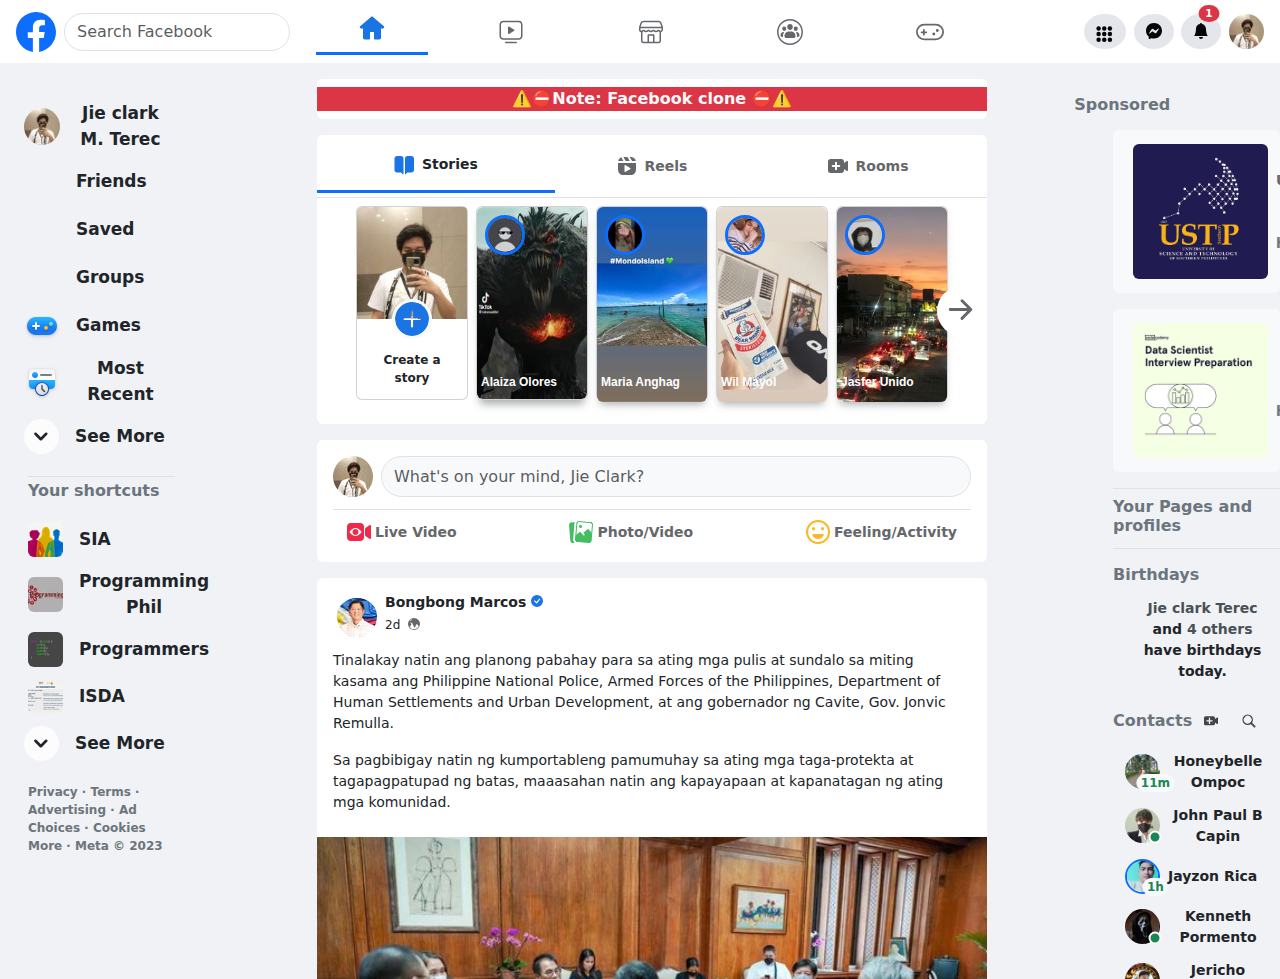
<file: index.html>
<!DOCTYPE html>
<html lang="en">
  <head>
    <meta charset="UTF-8" />
    <meta http-equiv="X-UA-Compatible" content="IE=edge" />
    <meta name="viewport" content="width=device-width, initial-scale=1.0" />

    <title>Facebook</title>
    <!-- JQUERY -->
    <script src="https://ajax.googleapis.com/ajax/libs/jquery/3.3.1/jquery.min.js"></script>
    <!-- BOOTSTRAP LIBRARY -->
    <link
      rel="stylesheet"
      href="https://cdn.jsdelivr.net/npm/bootstrap@5.3.0-alpha1/dist/css/bootstrap.min.css"
    />
    <!-- GOOGLE FONTS - POPPINS -->
    <link rel="preconnect" href="https://fonts.googleapis.com" />
    <link rel="preconnect" href="https://fonts.gstatic.com" crossorigin />
    <link
      href="https://fonts.googleapis.com/css2?family=Poppins:wght@500&display=swap"
      rel="stylesheet"
    />
    <!-- EXTERNAL CSS -->
    <link rel="stylesheet" href="style.css" />
    <!-- FACEBOOK HEAD ICON -->
    <link rel="icon" href="assets/imgs/head icon/facebook icon.png" />
  </head>
  <!-- add overflow-hidden to body -->
  <body class="position-relative overflow-y-hidden">
    <header>
      <!-- MAIN NAVIGATION -->
      <nav class="nav navbar pb-0 pt-2 pb-2 mb-3">
        <ul class="nav navbar flex-grow-2 d-flex pt-0 pb-0">
          <!-- FACEBOOK ICON -->
          <li>
            <a href="https://www.facebook.com/Jie.clark18">
              <svg
                xmlns="http://www.w3.org/2000/svg"
                width="40"
                fill="currentColor"
                class="bi bi-facebook ms-3"
                viewBox="0 0 16 16"
              >
                <path
                  d="M16 8.049c0-4.446-3.582-8.05-8-8.05C3.58 0-.002 3.603-.002 8.05c0 4.017 2.926 7.347 6.75 7.951v-5.625h-2.03V8.05H6.75V6.275c0-2.017 1.195-3.131 3.022-3.131.876 0 1.791.157 1.791.157v1.98h-1.009c-.993 0-1.303.621-1.303 1.258v1.51h2.218l-.354 2.326H9.25V16c3.824-.604 6.75-3.934 6.75-7.951z"
                />
              </svg>
            </a>
          </li>
          <!-- SEARCH FORM  -->
          <li>
            <button
              class="btn border-0 rounded-circle btn-secondary pb-2 ms-2 d-md-none"
            >
              <svg
                fill="#050505"
                viewBox="0 0 16 16"
                width="1em"
                height="1em"
                class=""
              >
                <g fill-rule="evenodd" transform="translate(-448 -544)">
                  <g fill-rule="nonzero">
                    <path
                      d="M10.743 2.257a6 6 0 1 1-8.485 8.486 6 6 0 0 1 8.485-8.486zm-1.06 1.06a4.5 4.5 0 1 0-6.365 6.364 4.5 4.5 0 0 0 6.364-6.363z"
                      transform="translate(448 544)"
                    ></path>
                    <path
                      d="M10.39 8.75a2.94 2.94 0 0 0-.199.432c-.155.417-.23.849-.172 1.284.055.415.232.794.54 1.103a.75.75 0 0 0 1.112-1.004l-.051-.057a.39.39 0 0 1-.114-.24c-.021-.155.014-.356.09-.563.031-.081.06-.145.08-.182l.012-.022a.75.75 0 1 0-1.299-.752z"
                      transform="translate(448 544)"
                    ></path>
                    <path
                      d="M9.557 11.659c.038-.018.09-.04.15-.064.207-.077.408-.112.562-.092.08.01.143.034.198.077l.041.036a.75.75 0 0 0 1.06-1.06 1.881 1.881 0 0 0-1.103-.54c-.435-.058-.867.018-1.284.175-.189.07-.336.143-.433.2a.75.75 0 0 0 .624 1.356l.066-.027.12-.061z"
                      transform="translate(448 544)"
                    ></path>
                    <path
                      d="m13.463 15.142-.04-.044-3.574-4.192c-.599-.703.355-1.656 1.058-1.057l4.191 3.574.044.04c.058.059.122.137.182.24.249.425.249.96-.154 1.41l-.057.057c-.45.403-.986.403-1.411.154a1.182 1.182 0 0 1-.24-.182zm.617-.616.444-.444a.31.31 0 0 0-.063-.052c-.093-.055-.263-.055-.35.024l.208.232.207-.206.006.007-.22.257-.026-.024.033-.034.025.027-.257.22-.007-.007zm-.027-.415c-.078.088-.078.257-.023.35a.31.31 0 0 0 .051.063l.205-.204-.233-.209z"
                      transform="translate(448 544)"
                    ></path>
                  </g>
                </g>
              </svg>
            </button>
            <form
              class="d-flex d-sm-none d-md-flex d-none d-md-flex"
              role="search"
            >
              <input
                class="form-control ms-2"
                type="search"
                placeholder="Search Facebook"
                aria-label="Search"
              />
            </form>
          </li>
          <!-- GROUP BUTTON - HOME, VIDEOS, MARKET, GROUPS, GAMES -->
        </ul>
        <ul
          class="container list-unstyled d-flex btn-group mb-0 justify-content-between px-0 d-md-none d-none d-xl-flex"
        >
          <!-- HOME ICON -->
          <li>
            <div
              class="border-3 border-bottom border-primary border-top-0 border-end-0 border-start-0 pb-1"
            >
              <a href="#" class="btn px-2 border-0" data-title="Home">
                <svg viewBox="0 0 28 28" fill="#1b74e4" height="28" width="28">
                  <path
                    d="M25.825 12.29C25.824 12.289 25.823 12.288 25.821 12.286L15.027 2.937C14.752 2.675 14.392 2.527 13.989 2.521 13.608 2.527 13.248 2.675 13.001 2.912L2.175 12.29C1.756 12.658 1.629 13.245 1.868 13.759 2.079 14.215 2.567 14.479 3.069 14.479L5 14.479 5 23.729C5 24.695 5.784 25.479 6.75 25.479L11 25.479C11.552 25.479 12 25.031 12 24.479L12 18.309C12 18.126 12.148 17.979 12.33 17.979L15.67 17.979C15.852 17.979 16 18.126 16 18.309L16 24.479C16 25.031 16.448 25.479 17 25.479L21.25 25.479C22.217 25.479 23 24.695 23 23.729L23 14.479 24.931 14.479C25.433 14.479 25.921 14.215 26.132 13.759 26.371 13.245 26.244 12.658 25.825 12.29"
                  ></path>
                </svg>
              </a>
            </div>
          </li>
          <!-- VIDEOS ICON -->
          <li>
            <a href="#" class="btn px-2 border-0" data-title="Watch">
              <svg viewBox="0 0 28 28" fill="#65676b" height="28" width="28">
                <path
                  d="M8.75 25.25C8.336 25.25 8 24.914 8 24.5 8 24.086 8.336 23.75 8.75 23.75L19.25 23.75C19.664 23.75 20 24.086 20 24.5 20 24.914 19.664 25.25 19.25 25.25L8.75 25.25ZM17.163 12.846 12.055 15.923C11.591 16.202 11 15.869 11 15.327L11 9.172C11 8.631 11.591 8.297 12.055 8.576L17.163 11.654C17.612 11.924 17.612 12.575 17.163 12.846ZM21.75 20.25C22.992 20.25 24 19.242 24 18L24 6.5C24 5.258 22.992 4.25 21.75 4.25L6.25 4.25C5.008 4.25 4 5.258 4 6.5L4 18C4 19.242 5.008 20.25 6.25 20.25L21.75 20.25ZM21.75 21.75 6.25 21.75C4.179 21.75 2.5 20.071 2.5 18L2.5 6.5C2.5 4.429 4.179 2.75 6.25 2.75L21.75 2.75C23.821 2.75 25.5 4.429 25.5 6.5L25.5 18C25.5 20.071 23.821 21.75 21.75 21.75Z"
                ></path>
              </svg>
            </a>
          </li>
          <!-- MARKET ICON -->
          <li>
            <a href="#" class="btn px-2 border-0" data-title="Market">
              <svg viewBox="0 0 28 28" fill="#65676b" height="28">
                <path
                  d="M17.5 23.75 21.75 23.75C22.164 23.75 22.5 23.414 22.5 23L22.5 14 22.531 14C22.364 13.917 22.206 13.815 22.061 13.694L21.66 13.359C21.567 13.283 21.433 13.283 21.34 13.36L21.176 13.497C20.591 13.983 19.855 14.25 19.095 14.25L18.869 14.25C18.114 14.25 17.382 13.987 16.8 13.506L16.616 13.354C16.523 13.278 16.39 13.278 16.298 13.354L16.113 13.507C15.53 13.987 14.798 14.25 14.044 14.25L13.907 14.25C13.162 14.25 12.439 13.994 11.861 13.525L11.645 13.35C11.552 13.275 11.419 13.276 11.328 13.352L11.155 13.497C10.57 13.984 9.834 14.25 9.074 14.25L8.896 14.25C8.143 14.25 7.414 13.989 6.832 13.511L6.638 13.351C6.545 13.275 6.413 13.275 6.32 13.351L5.849 13.739C5.726 13.84 5.592 13.928 5.452 14L5.5 14 5.5 23C5.5 23.414 5.836 23.75 6.25 23.75L10.5 23.75 10.5 17.5C10.5 16.81 11.06 16.25 11.75 16.25L16.25 16.25C16.94 16.25 17.5 16.81 17.5 17.5L17.5 23.75ZM3.673 8.75 24.327 8.75C24.3 8.66 24.271 8.571 24.238 8.483L23.087 5.355C22.823 4.688 22.178 4.25 21.461 4.25L6.54 4.25C5.822 4.25 5.177 4.688 4.919 5.338L3.762 8.483C3.729 8.571 3.7 8.66 3.673 8.75ZM24.5 10.25 3.5 10.25 3.5 12C3.5 12.414 3.836 12.75 4.25 12.75L4.421 12.75C4.595 12.75 4.763 12.69 4.897 12.58L5.368 12.193C6.013 11.662 6.945 11.662 7.59 12.193L7.784 12.352C8.097 12.609 8.49 12.75 8.896 12.75L9.074 12.75C9.483 12.75 9.88 12.607 10.194 12.345L10.368 12.2C11.01 11.665 11.941 11.659 12.589 12.185L12.805 12.359C13.117 12.612 13.506 12.75 13.907 12.75L14.044 12.75C14.45 12.75 14.844 12.608 15.158 12.35L15.343 12.197C15.989 11.663 16.924 11.663 17.571 12.197L17.755 12.35C18.068 12.608 18.462 12.75 18.869 12.75L19.095 12.75C19.504 12.75 19.901 12.606 20.216 12.344L20.38 12.208C21.028 11.666 21.972 11.666 22.62 12.207L23.022 12.542C23.183 12.676 23.387 12.75 23.598 12.75 24.097 12.75 24.5 12.347 24.5 11.85L24.5 10.25ZM24 14.217 24 23C24 24.243 22.993 25.25 21.75 25.25L6.25 25.25C5.007 25.25 4 24.243 4 23L4 14.236C2.875 14.112 2 13.158 2 12L2 9.951C2 9.272 2.12 8.6 2.354 7.964L3.518 4.802C4.01 3.563 5.207 2.75 6.54 2.75L21.461 2.75C22.793 2.75 23.99 3.563 24.488 4.819L25.646 7.964C25.88 8.6 26 9.272 26 9.951L26 11.85C26 13.039 25.135 14.026 24 14.217ZM16 23.75 16 17.75 12 17.75 12 23.75 16 23.75Z"
                ></path>
              </svg>
            </a>
          </li>
          <!-- GROUPS ICON -->
          <li>
            <a href="#" class="btn px-2 border-0" data-title="Groups">
              <svg viewBox="0 0 28 28" fill="#65676b" height="28" width="28">
                <path
                  d="M25.5 14C25.5 7.649 20.351 2.5 14 2.5 7.649 2.5 2.5 7.649 2.5 14 2.5 20.351 7.649 25.5 14 25.5 20.351 25.5 25.5 20.351 25.5 14ZM27 14C27 21.18 21.18 27 14 27 6.82 27 1 21.18 1 14 1 6.82 6.82 1 14 1 21.18 1 27 6.82 27 14ZM7.479 14 7.631 14C7.933 14 8.102 14.338 7.934 14.591 7.334 15.491 6.983 16.568 6.983 17.724L6.983 18.221C6.983 18.342 6.99 18.461 7.004 18.578 7.03 18.802 6.862 19 6.637 19L6.123 19C5.228 19 4.5 18.25 4.5 17.327 4.5 15.492 5.727 14 7.479 14ZM20.521 14C22.274 14 23.5 15.492 23.5 17.327 23.5 18.25 22.772 19 21.878 19L21.364 19C21.139 19 20.97 18.802 20.997 18.578 21.01 18.461 21.017 18.342 21.017 18.221L21.017 17.724C21.017 16.568 20.667 15.491 20.067 14.591 19.899 14.338 20.067 14 20.369 14L20.521 14ZM8.25 13C7.147 13 6.25 11.991 6.25 10.75 6.25 9.384 7.035 8.5 8.25 8.5 9.465 8.5 10.25 9.384 10.25 10.75 10.25 11.991 9.353 13 8.25 13ZM19.75 13C18.647 13 17.75 11.991 17.75 10.75 17.75 9.384 18.535 8.5 19.75 8.5 20.965 8.5 21.75 9.384 21.75 10.75 21.75 11.991 20.853 13 19.75 13ZM15.172 13.5C17.558 13.5 19.5 15.395 19.5 17.724L19.5 18.221C19.5 19.202 18.683 20 17.677 20L10.323 20C9.317 20 8.5 19.202 8.5 18.221L8.5 17.724C8.5 15.395 10.441 13.5 12.828 13.5L15.172 13.5ZM16.75 9C16.75 10.655 15.517 12 14 12 12.484 12 11.25 10.655 11.25 9 11.25 7.15 12.304 6 14 6 15.697 6 16.75 7.15 16.75 9Z"
                ></path>
              </svg>
            </a>
          </li>
          <!-- GAMES ICON -->
          <li>
            <a href="#" class="btn px-2 border-0" data-title="Games">
              <svg fill="#65676b" viewBox="0 0 24 24" width="28">
                <g fill-rule="evenodd" transform="translate(-444 -204)">
                  <g>
                    <path
                      fill-rule="nonzero"
                      d="M98.5 5.75v4a.75.75 0 1 0 1.5 0v-4a.75.75 0 1 0-1.5 0z"
                      transform="translate(351.5 208.5)"
                    ></path>
                    <path
                      fill-rule="nonzero"
                      d="M97.25 8.5h4a.75.75 0 1 0 0-1.5h-4a.75.75 0 1 0 0 1.5z"
                      transform="translate(351.5 208.5)"
                    ></path>
                    <path
                      fill-rule="nonzero"
                      d="M109.5 14.5h-10a7 7 0 0 1 0-14h10a7 7 0 0 1 0 14zm0-1.5a5.5 5.5 0 0 0 0-11h-10a5.5 5.5 0 0 0 0 11h10z"
                      transform="translate(351.5 208.5)"
                    ></path>
                    <path
                      d="M109 9.25a1.25 1.25 0 1 1-2.5 0 1.25 1.25 0 0 1 2.5 0m3-3a1.25 1.25 0 1 1-2.5 0 1.25 1.25 0 0 1 2.5 0"
                      transform="translate(351.5 208.5)"
                    ></path>
                  </g>
                </g>
              </svg>
            </a>
          </li>
        </ul>
        <!-- LEFT SIDE TOP NAVIGATION -->
        <div class="me-5 d-none d-md-flex"></div>
        <div class="btn-group gap-2">
          <!-- MENU  (Mobile) -->
          <button
            class="btn border-0 rounded-circle btn-secondary pb-2 d-md-none"
          >
            <svg
              fill="#050505"
              viewBox="0 0 20 20"
              width="1em"
              height="1em"
              class=""
            >
              <g fill-rule="evenodd" transform="translate(-446 -350)">
                <g fill-rule="nonzero">
                  <path
                    d="M95 201.5h13a1 1 0 1 0 0-2H95a1 1 0 1 0 0 2z"
                    transform="translate(354.5 159.5)"
                  ></path>
                  <path
                    d="M102.5 207v-13a1 1 0 1 0-2 0v13a1 1 0 1 0 2 0z"
                    transform="translate(354.5 159.5)"
                  ></path>
                </g>
              </g>
            </svg>
          </button>
          <!-- MENU -->
          <button
            type="button"
            class="btn border-0 rounded-circle btn-secondary d-sm-none d-md-none d-none d-lg-flex"
            data-title="Menu"
          >
            <svg fill="#050505" viewBox="0 -10 48 53" width="18">
              <circle cx="7" cy="7" r="6"></circle>
              <circle cx="22" cy="7" r="6"></circle>
              <circle cx="37" cy="7" r="6"></circle>
              <circle cx="7" cy="22" r="6"></circle>
              <circle cx="22" cy="22" r="6"></circle>
              <circle cx="37" cy="22" r="6"></circle>
              <circle cx="7" cy="37" r="6"></circle>
              <circle cx="22" cy="37" r="6"></circle>
              <circle cx="37" cy="37" r="6"></circle>
            </svg>
          </button>
          <!-- MESSENGER -->
          <div class="dropdown">
            <button
              type="button"
              class="btn border-0 rounded-circle btn-secondary pb-2"
              data-title="Messenger"
              data-bs-toggle="dropdown"
              aria-expanded="false"
              type="button"
            >
              <svg
                xmlns="http://www.w3.org/2000/svg"
                width="16"
                fill="#050505"
                class="bi bi-messenger"
                viewBox="0 0 16 16"
              >
                <path
                  d="M0 7.76C0 3.301 3.493 0 8 0s8 3.301 8 7.76-3.493 7.76-8 7.76c-.81 0-1.586-.107-2.316-.307a.639.639 0 0 0-.427.03l-1.588.702a.64.64 0 0 1-.898-.566l-.044-1.423a.639.639 0 0 0-.215-.456C.956 12.108 0 10.092 0 7.76zm5.546-1.459-2.35 3.728c-.225.358.214.761.551.506l2.525-1.916a.48.48 0 0 1 .578-.002l1.869 1.402a1.2 1.2 0 0 0 1.735-.32l2.35-3.728c.226-.358-.214-.761-.551-.506L9.728 7.381a.48.48 0 0 1-.578.002L7.281 5.98a1.2 1.2 0 0 0-1.735.32z"
                />
              </svg>
            </button>
            <!-- DROP DOWN MESSENGER -->
            <div class="dropdown-menu">
              <div
                class="position-absolute top-0 end-0 callout-width callout-messenger me-3 rounded-2"
                style="background-color: #ffffff"
              >
                <ul class="p-3 list-unstyled">
                  <li
                    class="d-flex justify-content-between align-items-center mb-4"
                  >
                    <p class="mb-0 display-2 fw-semibold ms-1">Chats</p>
                    <div class="d-flex align-items-center">
                      <button class="btn border-0">
                        <svg
                          xmlns="http://www.w3.org/2000/svg"
                          width="16"
                          height="16"
                          fill="#65676b"
                          class="bi bi-three-dots"
                          viewBox="0 0 16 16"
                        >
                          <path
                            d="M3 9.5a1.5 1.5 0 1 1 0-3 1.5 1.5 0 0 1 0 3zm5 0a1.5 1.5 0 1 1 0-3 1.5 1.5 0 0 1 0 3zm5 0a1.5 1.5 0 1 1 0-3 1.5 1.5 0 0 1 0 3z"
                          />
                        </svg>
                      </button>
                      <button class="btn border-0">
                        <svg
                          xmlns="http://www.w3.org/2000/svg"
                          width="16"
                          height="16"
                          fill="#65676b"
                          class="bi bi-arrows-fullscreen"
                          viewBox="0 0 16 16"
                        >
                          <path
                            fill-rule="evenodd"
                            d="M5.828 10.172a.5.5 0 0 0-.707 0l-4.096 4.096V11.5a.5.5 0 0 0-1 0v3.975a.5.5 0 0 0 .5.5H4.5a.5.5 0 0 0 0-1H1.732l4.096-4.096a.5.5 0 0 0 0-.707zm4.344 0a.5.5 0 0 1 .707 0l4.096 4.096V11.5a.5.5 0 1 1 1 0v3.975a.5.5 0 0 1-.5.5H11.5a.5.5 0 0 1 0-1h2.768l-4.096-4.096a.5.5 0 0 1 0-.707zm0-4.344a.5.5 0 0 0 .707 0l4.096-4.096V4.5a.5.5 0 1 0 1 0V.525a.5.5 0 0 0-.5-.5H11.5a.5.5 0 0 0 0 1h2.768l-4.096 4.096a.5.5 0 0 0 0 .707zm-4.344 0a.5.5 0 0 1-.707 0L1.025 1.732V4.5a.5.5 0 0 1-1 0V.525a.5.5 0 0 1 .5-.5H4.5a.5.5 0 0 1 0 1H1.732l4.096 4.096a.5.5 0 0 1 0 .707z"
                          />
                        </svg>
                      </button>
                      <button class="btn border-0">
                        <svg
                          fill="#65676b"
                          viewBox="0 0 20 20"
                          width="20"
                          class="me-2"
                        >
                          <g
                            fill-rule="evenodd"
                            transform="translate(-446 -350)"
                          >
                            <path
                              d="M457.25 361H455v2.25a1 1 0 0 1-2 0V361h-2.25a1 1 0 0 1 0-2H453v-2.25a1 1 0 0 1 2 0V359h2.25a1 1 0 0 1 0 2m8.241-5.889a.962.962 0 0 0-.998.063L462 356.938v-1.188a2.754 2.754 0 0 0-2.75-2.75h-10.5a2.754 2.754 0 0 0-2.75 2.75v8.5a2.754 2.754 0 0 0 2.75 2.75h10.5a2.754 2.754 0 0 0 2.75-2.75v-1.188l2.503 1.77a.953.953 0 0 0 .988.057.95.95 0 0 0 .509-.841v-8.096a.95.95 0 0 0-.509-.841"
                            ></path>
                          </g>
                        </svg>
                      </button>
                      <button class="btn border-0">
                        <svg
                          xmlns="http://www.w3.org/2000/svg"
                          width="16"
                          height="16"
                          fill="#65676b"
                          class="bi bi-pencil-square"
                          viewBox="0 0 16 16"
                        >
                          <path
                            d="M15.502 1.94a.5.5 0 0 1 0 .706L14.459 3.69l-2-2L13.502.646a.5.5 0 0 1 .707 0l1.293 1.293zm-1.75 2.456-2-2L4.939 9.21a.5.5 0 0 0-.121.196l-.805 2.414a.25.25 0 0 0 .316.316l2.414-.805a.5.5 0 0 0 .196-.12l6.813-6.814z"
                          />
                          <path
                            fill-rule="evenodd"
                            d="M1 13.5A1.5 1.5 0 0 0 2.5 15h11a1.5 1.5 0 0 0 1.5-1.5v-6a.5.5 0 0 0-1 0v6a.5.5 0 0 1-.5.5h-11a.5.5 0 0 1-.5-.5v-11a.5.5 0 0 1 .5-.5H9a.5.5 0 0 0 0-1H2.5A1.5 1.5 0 0 0 1 2.5v11z"
                          />
                        </svg>
                      </button>
                    </div>
                  </li>
                  <li class="d-flex mt-2 ms-1 mb-3">
                    <button class="btn text-dark rounded-5 bg-warning">
                      Inbox
                    </button>
                    <button class="btn text-dark rounded-5">Communities</button>
                  </li>
                  <li>
                    <!-- PEOPLE (BUTTONS) -->
                    <ol
                      class="list-unstyled callout-scroll"
                      style="height: 500px"
                    >
                      <li>
                        <button class="btn w-100">
                          <div class="d-flex align-items-center">
                            <img
                              src="assets/imgs/messenger/marlon.jpg"
                              alt="person 1"
                              class="rounded-circle"
                              width="50"
                              height="50"
                            />
                            <ul class="list-unstyled ms-2">
                              <li>
                                <p class="mb-0 text-dark text-start">
                                  Marlon Mario Tumamak
                                </p>
                              </li>
                              <li class="d-flex gap-1">
                                <p class="mb-0 fs-1">
                                  You: lon pahulama ko 1 million
                                </p>
                                <span class="text-secondary fs-1"
                                  >&sdot; 7h</span
                                >
                              </li>
                            </ul>
                          </div>
                        </button>
                      </li>
                      <li>
                        <button class="btn w-100">
                          <div class="d-flex align-items-center">
                            <img
                              src="assets/imgs/messenger/p10.jpg"
                              alt="person 1"
                              class="rounded-circle"
                              width="50"
                              height="50"
                            />
                            <ul class="list-unstyled ms-2">
                              <li>
                                <p class="mb-0 text-dark text-start">
                                  Jie clark M. Terec
                                </p>
                              </li>
                              <li class="d-flex gap-1">
                                <p class="mb-0 fs-1">You: secret</p>
                                <span class="text-secondary fs-1"
                                  >&sdot; 18m</span
                                >
                              </li>
                            </ul>
                          </div>
                        </button>
                      </li>
                      <li>
                        <button class="btn w-100">
                          <div class="d-flex align-items-center">
                            <img
                              src="assets/imgs/messenger/p2.jpg"
                              alt="person 1"
                              class="rounded-circle"
                              width="50"
                              height="50"
                            />
                            <ul class="list-unstyled ms-2">
                              <li>
                                <p class="mb-0 text-dark text-start">
                                  BudoKapeOgPan ☕🥖
                                </p>
                              </li>
                              <li class="d-flex gap-1">
                                <p class="mb-0 fs-1 text-info fw-bold">
                                  Do murag nabayot nako 💖
                                </p>
                                <span class="text-secondary fs-1"
                                  >&sdot; 52m</span
                                >
                              </li>
                            </ul>
                          </div>
                        </button>
                      </li>
                      <li>
                        <button class="btn w-100">
                          <div class="d-flex align-items-center">
                            <img
                              src="assets/imgs/messenger/p3.png"
                              alt="person 1"
                              class="rounded-circle"
                              width="50"
                              height="50"
                            />
                            <ul class="list-unstyled ms-2">
                              <li>
                                <p class="mb-0 text-dark text-start">
                                  Arporrrr 2023
                                </p>
                              </li>
                              <li class="d-flex gap-1">
                                <p class="mb-0 fs-1 text-secondary">
                                  Anonymous: Walay klase
                                </p>
                                <span class="text-secondary fs-1"
                                  >&sdot; 3h</span
                                >
                              </li>
                            </ul>
                          </div>
                        </button>
                      </li>
                      <li>
                        <button class="btn w-100">
                          <div class="d-flex align-items-center">
                            <img
                              src="assets/imgs/messenger/p5.png"
                              alt="person 1"
                              class="rounded-circle"
                              width="50"
                              height="50"
                            />
                            <ul
                              class="list-unstyled ms-2 justify-content-start"
                            >
                              <li>
                                <p class="mb-0 text-dark text-start">
                                  Jason Abbu
                                </p>
                              </li>
                              <li class="d-flex gap-1">
                                <p class="mb-0 fs-1 text-info fw-bold">
                                  Gwapo kaayo si sir bay
                                </p>
                                <span class="text-secondary fs-1"
                                  >&sdot; 1h</span
                                >
                              </li>
                            </ul>
                          </div>
                        </button>
                      </li>
                      <li>
                        <button class="btn w-100">
                          <div class="d-flex align-items-center">
                            <img
                              src="assets/imgs/messenger/p4.png"
                              alt="person 1"
                              class="rounded-circle"
                              width="50"
                              height="50"
                            />
                            <ul class="list-unstyled ms-2">
                              <li>
                                <p class="mb-0 text-dark text-start">
                                  Seha gani
                                </p>
                              </li>
                              <li class="d-flex gap-1">
                                <p class="mb-0 fs-1 text-info fw-bold">
                                  ni reply na si crush
                                </p>
                                <span class="text-secondary fs-1"
                                  >&sdot; 2m</span
                                >
                              </li>
                            </ul>
                          </div>
                        </button>
                      </li>
                      <li>
                        <button class="btn w-100">
                          <div class="d-flex align-items-center">
                            <img
                              src="assets/imgs/messenger/p6.jpg"
                              alt="person 1"
                              class="rounded-circle"
                              width="50"
                              height="50"
                            />
                            <ul class="list-unstyled ms-2">
                              <li>
                                <p class="mb-0 text-dark text-start">
                                  Billionaires
                                </p>
                              </li>
                              <li class="d-flex gap-1">
                                <p class="mb-0 fs-1 text-secondary">
                                  Bill Gates: Shut up Zuckerberg!
                                </p>
                                <span class="text-secondary fs-1"
                                  >&sdot; 12h</span
                                >
                              </li>
                            </ul>
                          </div>
                        </button>
                      </li>
                      <li>
                        <button class="btn w-100">
                          <div class="d-flex align-items-center">
                            <img
                              src="assets/imgs/messenger/p7.jpg"
                              alt="person 1"
                              class="rounded-circle"
                              width="50"
                              height="50"
                            />
                            <ul class="list-unstyled ms-2">
                              <li>
                                <p class="mb-0 text-dark">Mark Zuckerberg</p>
                              </li>
                              <li class="d-flex gap-1">
                                <p class="mb-0 fs-1 text-info fw-bold">Hi</p>
                                <span class="text-secondary fs-1"
                                  >&sdot; 30m</span
                                >
                              </li>
                            </ul>
                          </div>
                        </button>
                      </li>
                      <li>
                        <button class="btn w-100">
                          <div class="d-flex align-items-center">
                            <img
                              src="assets/imgs/messenger/p8.jpg"
                              alt="person 1"
                              class="rounded-circle"
                              width="50"
                              height="50"
                            />
                            <ul class="list-unstyled ms-2">
                              <li>
                                <p class="mb-0 text-dark text-start">
                                  Jayce Lago Tabobo
                                </p>
                              </li>
                              <li class="d-flex gap-1">
                                <p class="mb-0 fs-1">
                                  You: Jayce naa nakog mars
                                </p>
                                <span class="text-secondary fs-1"
                                  >&sdot; 5m</span
                                >
                              </li>
                            </ul>
                          </div>
                        </button>
                      </li>
                      <li>
                        <button class="btn w-100">
                          <div class="d-flex align-items-center">
                            <img
                              src="assets/imgs/messenger/p9.jpg"
                              alt="person 1"
                              class="rounded-circle"
                              width="50"
                              height="50"
                            />
                            <ul class="list-unstyled ms-2">
                              <li>
                                <p class="mb-0 text-dark text-start">
                                  Jerald Timbang
                                </p>
                              </li>
                              <li class="d-flex gap-1">
                                <p class="mb-0 fs-1 text-info fw-bold">
                                  Absent sako 1 year
                                </p>
                                <span class="text-secondary fs-1"
                                  >&sdot; 24m</span
                                >
                              </li>
                            </ul>
                          </div>
                        </button>
                      </li>
                      <li>
                        <button class="btn w-100">
                          <div class="d-flex align-items-center">
                            <img
                              src="assets/imgs/messenger/p9.jpg"
                              alt="person 1"
                              class="rounded-circle"
                              width="50"
                              height="50"
                            />
                            <ul class="list-unstyled ms-2">
                              <li>
                                <p class="mb-0 text-dark text-start">
                                  Jerald Timbang
                                </p>
                              </li>
                              <li class="d-flex gap-1">
                                <p class="mb-0 fs-1 text-info fw-bold">
                                  Absent sako 1 year
                                </p>
                                <span class="text-secondary fs-1"
                                  >&sdot; 24m</span
                                >
                              </li>
                            </ul>
                          </div>
                        </button>
                      </li>
                      <li>
                        <button class="btn w-100">
                          <div class="d-flex align-items-center">
                            <img
                              src="assets/imgs/messenger/p9.jpg"
                              alt="person 1"
                              class="rounded-circle"
                              width="50"
                              height="50"
                            />
                            <ul class="list-unstyled ms-2">
                              <li>
                                <p class="mb-0 text-dark text-start">
                                  Jerald Timbang
                                </p>
                              </li>
                              <li class="d-flex gap-1">
                                <p class="mb-0 fs-1 text-info fw-bold">
                                  Absent sako 1 year
                                </p>
                                <span class="text-secondary fs-1"
                                  >&sdot; 24m</span
                                >
                              </li>
                            </ul>
                          </div>
                        </button>
                      </li>
                      <li>
                        <button class="btn w-100">
                          <div class="d-flex align-items-center">
                            <img
                              src="assets/imgs/messenger/p9.jpg"
                              alt="person 1"
                              class="rounded-circle"
                              width="50"
                              height="50"
                            />
                            <ul class="list-unstyled ms-2">
                              <li>
                                <p class="mb-0 text-dark text-start">
                                  Jerald Timbang
                                </p>
                              </li>
                              <li class="d-flex gap-1">
                                <p class="mb-0 fs-1 text-info fw-bold">
                                  Absent sako 1 year
                                </p>
                                <span class="text-secondary fs-1"
                                  >&sdot; 24m</span
                                >
                              </li>
                            </ul>
                          </div>
                        </button>
                      </li>
                      <li>
                        <button class="btn w-100">
                          <div class="d-flex align-items-center">
                            <img
                              src="assets/imgs/messenger/p9.jpg"
                              alt="person 1"
                              class="rounded-circle"
                              width="50"
                              height="50"
                            />
                            <ul class="list-unstyled ms-2">
                              <li>
                                <p class="mb-0 text-dark text-start">
                                  Jerald Timbang
                                </p>
                              </li>
                              <li class="d-flex gap-1">
                                <p class="mb-0 fs-1 text-info fw-bold">
                                  Absent sako 1 year
                                </p>
                                <span class="text-secondary fs-1"
                                  >&sdot; 24m</span
                                >
                              </li>
                            </ul>
                          </div>
                        </button>
                      </li>
                      <li>
                        <button class="btn w-100">
                          <div class="d-flex align-items-center">
                            <img
                              src="assets/imgs/messenger/p9.jpg"
                              alt="person 1"
                              class="rounded-circle"
                              width="50"
                              height="50"
                            />
                            <ul class="list-unstyled ms-2">
                              <li>
                                <p class="mb-0 text-dark text-start">
                                  Jerald Timbang
                                </p>
                              </li>
                              <li class="d-flex gap-1">
                                <p class="mb-0 fs-1 text-info fw-bold">
                                  Absent sako 1 year
                                </p>
                                <span class="text-secondary fs-1"
                                  >&sdot; 24m</span
                                >
                              </li>
                            </ul>
                          </div>
                        </button>
                      </li>
                      <li>
                        <button class="btn w-100">
                          <div class="d-flex align-items-center">
                            <img
                              src="assets/imgs/messenger/p9.jpg"
                              alt="person 1"
                              class="rounded-circle"
                              width="50"
                              height="50"
                            />
                            <ul class="list-unstyled ms-2">
                              <li>
                                <p class="mb-0 text-dark text-start">
                                  Jerald Timbang
                                </p>
                              </li>
                              <li class="d-flex gap-1">
                                <p class="mb-0 fs-1 text-info fw-bold">
                                  Absent sako 1 year
                                </p>
                                <span class="text-secondary fs-1"
                                  >&sdot; 24m</span
                                >
                              </li>
                            </ul>
                          </div>
                        </button>
                      </li>
                      <li>
                        <button class="btn w-100">
                          <div class="d-flex align-items-center">
                            <img
                              src="assets/imgs/messenger/p9.jpg"
                              alt="person 1"
                              class="rounded-circle"
                              width="50"
                              height="50"
                            />
                            <ul class="list-unstyled ms-2">
                              <li>
                                <p class="mb-0 text-dark text-start">
                                  Jerald Timbang
                                </p>
                              </li>
                              <li class="d-flex gap-1">
                                <p class="mb-0 fs-1 text-info fw-bold">
                                  Absent sako 1 year
                                </p>
                                <span class="text-secondary fs-1"
                                  >&sdot; 24m</span
                                >
                              </li>
                            </ul>
                          </div>
                        </button>
                      </li>
                      <li>
                        <button class="btn w-100">
                          <div class="d-flex align-items-center">
                            <img
                              src="assets/imgs/messenger/p9.jpg"
                              alt="person 1"
                              class="rounded-circle"
                              width="50"
                              height="50"
                            />
                            <ul class="list-unstyled ms-2">
                              <li>
                                <p class="mb-0 text-dark text-start">
                                  Jerald Timbang
                                </p>
                              </li>
                              <li class="d-flex gap-1">
                                <p class="mb-0 fs-1 text-info fw-bold">
                                  Absent sako 1 year
                                </p>
                                <span class="text-secondary fs-1"
                                  >&sdot; 24m</span
                                >
                              </li>
                            </ul>
                          </div>
                        </button>
                      </li>
                      <li>
                        <button class="btn w-100">
                          <div class="d-flex align-items-center">
                            <img
                              src="assets/imgs/messenger/p9.jpg"
                              alt="person 1"
                              class="rounded-circle"
                              width="50"
                              height="50"
                            />
                            <ul class="list-unstyled ms-2">
                              <li>
                                <p class="mb-0 text-dark text-start">
                                  Jerald Timbang
                                </p>
                              </li>
                              <li class="d-flex gap-1">
                                <p class="mb-0 fs-1 text-info fw-bold">
                                  Absent sako 1 year
                                </p>
                                <span class="text-secondary fs-1"
                                  >&sdot; 24m</span
                                >
                              </li>
                            </ul>
                          </div>
                        </button>
                      </li>
                      <li>
                        <button class="btn w-100">
                          <div class="d-flex align-items-center">
                            <img
                              src="assets/imgs/messenger/p9.jpg"
                              alt="person 1"
                              class="rounded-circle"
                              width="50"
                              height="50"
                            />
                            <ul class="list-unstyled ms-2">
                              <li>
                                <p class="mb-0 text-dark text-start">
                                  Jerald Timbang
                                </p>
                              </li>
                              <li class="d-flex gap-1">
                                <p class="mb-0 fs-1 text-info fw-bold">
                                  Absent sako 1 year
                                </p>
                                <span class="text-secondary fs-1"
                                  >&sdot; 24m</span
                                >
                              </li>
                            </ul>
                          </div>
                        </button>
                      </li>
                    </ol>
                  </li>
                </ul>
              </div>
            </div>
          </div>
          <!-- NOTIFICATION BUTTON -->
          <a
            href="#"
            class="btn border-0 rounded-circle btn-secondary pb-2 position-relative"
            data-title="Notification"
          >
            <svg
              xmlns="http://www.w3.org/2000/svg"
              width="16"
              fill="#050505"
              class="bi bi-bell-fill"
              viewBox="0 0 16 16"
            >
              <path
                d="M8 16a2 2 0 0 0 2-2H6a2 2 0 0 0 2 2zm.995-14.901a1 1 0 1 0-1.99 0A5.002 5.002 0 0 0 3 6c0 1.098-.5 6-2 7h14c-1.5-1-2-5.902-2-7 0-2.42-1.72-4.44-4.005-4.901z"
              />
            </svg>
            <span
              class="position-absolute top-0 end-30 translate-middle badge rounded-circle bg-danger"
            >
              1
              <span class="visually-hidden">unread messages</span>
            </span>
          </a>

          <a href="#" data-title="Account">
            <img
              src="assets/imgs/profile picture/profile.jpg"
              alt="user profile"
              class="rounded-5 me-3"
              width="35"
            />
          </a>
        </div>
      </nav>
    </header>
    <main class="row g-0">
      <aside
        class="col callout-scroll container-sm d-md-none d-none d-xl-block"
      >
        <ul class="list-unstyled w-75">
          <button
            class="btn mt-3 d-flex align-items-center gap-3 w-75 border-0"
          >
            <img
              src="assets/imgs/profile picture/profile.jpg"
              alt="my profile photo"
              class="rounded-circle"
              width="36"
            />
            <p class="mb-0 text-dark fs-3">Jie clark M. Terec</p>
          </button>
          <!-- FRIENDS -->
          <button class="btn d-flex align-items-center gap-3 w-75 border-0">
            <i
              data-visualcompletion="css-img"
              style="
                background-image: url('https://static.xx.fbcdn.net/rsrc.php/v3/yU/r/BHDNlEdwMgn.png?_nc_eui2=AeHL5qftsX5YyCEgwFLsa6iyfLDZqXVQ6A98sNmpdVDoD310Ew6dIdRcwoXmCL2UhIqgNxmZunpGSlZSyDYRF7jA');
                background-position: 0 -296px;
                background-size: auto;
                width: 36px;
                height: 36px;
                background-repeat: no-repeat;
                display: inline-block;
              "
            ></i>
            <p class="mb-0 text-dark fs-3">Friends</p>
          </button>
          <!-- SAVED -->
          <button class="btn d-flex align-items-center gap-3 w-75 border-0">
            <i
              data-visualcompletion="css-img"
              style="
                background-image: url('https://static.xx.fbcdn.net/rsrc.php/v3/yU/r/BHDNlEdwMgn.png?_nc_eui2=AeHL5qftsX5YyCEgwFLsa6iyfLDZqXVQ6A98sNmpdVDoD310Ew6dIdRcwoXmCL2UhIqgNxmZunpGSlZSyDYRF7jA');
                background-position: 0 -185px;
                background-size: auto;
                width: 36px;
                height: 36px;
                background-repeat: no-repeat;
                display: inline-block;
              "
            ></i>
            <p class="mb-0 text-dark fs-3">Saved</p>
          </button>
          <!-- GROUPS -->
          <button class="btn d-flex align-items-center gap-3 w-75 border-0">
            <i
              data-visualcompletion="css-img"
              style="
                background-image: url('https://static.xx.fbcdn.net/rsrc.php/v3/yU/r/BHDNlEdwMgn.png?_nc_eui2=AeHL5qftsX5YyCEgwFLsa6iyfLDZqXVQ6A98sNmpdVDoD310Ew6dIdRcwoXmCL2UhIqgNxmZunpGSlZSyDYRF7jA');
                background-position: 0 -74px;
                background-size: auto;
                width: 36px;
                height: 36px;
                background-repeat: no-repeat;
                display: inline-block;
              "
            ></i>
            <p class="mb-0 text-dark fs-3">Groups</p>
          </button>
          <!-- GAMES -->
          <button
            class="btn d-flex align-items-center text-dark gap-3 w-75 border-0"
          >
            <img
              src="assets/imgs/left-sidebar-imgs/games.png"
              alt="game icon"
              width="36"
              height="36"
            />
            <p class="mb-0 fs-3">Games</p>
          </button>
          <!-- MOST RECENT -->
          <button class="btn d-flex align-items-center gap-3 w-75 border-0">
            <img
              src="assets/imgs/left-sidebar-imgs/most recent.png"
              alt="recent icon"
              width="36"
              height="36"
            />
            <p class="mb-0 text-dark fs-3">Most Recent</p>
          </button>
          <!-- SEE MORE [COLLAPSING] -->
          <button
            class="btn d-flex align-items-center gap-3 text-dark fs-3 w-75 border-0"
            type="button"
            data-bs-toggle="collapse"
            data-bs-target="#seeMore"
            aria-expanded="false"
            aria-controls="collapseExample"
          >
            <svg
              fill="currentColor"
              viewBox="-1 -5 19 26"
              width="35"
              height="35"
              class="bg-light-subtle rounded-circle"
            >
              <g fill-rule="evenodd" transform="translate(-448 -544)">
                <path
                  fill-rule="nonzero"
                  d="M452.707 549.293a1 1 0 0 0-1.414 1.414l4 4a1 1 0 0 0 1.414 0l4-4a1 1 0 0 0-1.414-1.414L456 552.586l-3.293-3.293z"
                ></path>
              </g>
            </svg>
            See More
          </button>
        </ul>
        <!-- EXPANDED LEFT SIDEBAR -->
        <ul class="collapse list-unstyled w-75" id="seeMore">
          <!-- First child -->
          <li>
            <button
              class="btn px-5 d-flex align-items-center gap-3 w-75 border-0"
            >
              <img
                src="assets/imgs/left-sidebar-imgs/ads center.png"
                alt="recent icon"
                width="36"
                height="36"
              />
              <p class="mb-0 text-dark fs-3">Ads Center</p>
            </button>
            <button
              class="btn px-5 d-flex align-items-center gap-3 w-75 border-0"
            >
              <img
                src="assets/imgs/left-sidebar-imgs/ads manager.png"
                alt="recent icon"
                width="36"
                height="36"
              />
              <p class="mb-0 text-dark fs-3">Ads Manager</p>
            </button>
            <button
              class="btn px-5 d-flex align-items-center gap-3 w-75 border-0"
            >
              <i
                data-visualcompletion="css-img"
                class=""
                style="
                  background-image: url('https://static.xx.fbcdn.net/rsrc.php/v3/y7/r/z3JoyCWlf8g.png?_nc_eui2=AeEvGiT-pVNi5x_3XEXn4BvLE5JwoHBQPjITknCgcFA-Mib1ut1KmNxmanHJclcRX0ry2K5QNfXl59qvhxHZw0H6');
                  background-position: -722px -175px;
                  background-size: auto;
                  width: 36px;
                  height: 36px;
                  background-repeat: no-repeat;
                  display: inline-block;
                "
              ></i>
              <p class="mb-0 text-dark fs-3">Blood Donation</p>
            </button>
            <button
              class="btn px-5 d-flex align-items-center gap-3 w-75 border-0"
            >
              <img
                src="assets/imgs/left-sidebar-imgs/climate science center.png"
                alt="recent icon"
                width="36"
                height="36"
              />
              <p class="mb-0 text-dark fs-3">Climate Science Center</p>
            </button>
            <button
              class="btn px-5 d-flex align-items-center gap-3 w-75 border-0"
            >
              <img
                src="assets/imgs/left-sidebar-imgs/crisis response.png"
                alt="recent icon"
                width="36"
                height="36"
              />
              <p class="mb-0 text-dark fs-3">Crisis Response</p>
            </button>
            <button
              class="btn px-5 d-flex align-items-center gap-3 w-75 border-0"
            >
              <i
                data-visualcompletion="css-img"
                class=""
                style="
                  background-image: url('https://static.xx.fbcdn.net/rsrc.php/v3/yx/r/WMOYDeEqIYv.png?_nc_eui2=AeEX6Owf7y0PMRuXauuwFbuhzxNRY07mOvPPE1FjTuY6820wTc1UbQCANbxsoz4Yq0voPI2MRgV4I5lfNmjitY9Y');
                  background-position: 0px 0px;
                  background-size: auto;
                  width: 36px;
                  height: 36px;
                  background-repeat: no-repeat;
                  display: inline-block;
                "
              ></i>
              <p class="mb-0 text-dark fs-3">Events</p>
            </button>
            <button
              class="btn px-5 d-flex align-items-center gap-3 w-75 border-0"
            >
              <img
                src="assets/imgs/left-sidebar-imgs/favorites.png"
                alt="recent icon"
                width="36"
                height="36"
              />
              <p class="mb-0 text-dark fs-3">Favorites</p>
            </button>
            <button
              class="btn px-5 d-flex align-items-center gap-3 w-75 border-0"
            >
              <i
                data-visualcompletion="css-img"
                class=""
                style="
                  background-image: url('https://static.xx.fbcdn.net/rsrc.php/v3/yU/r/BHDNlEdwMgn.png?_nc_eui2=AeHL5qftsX5YyCEgwFLsa6iyfLDZqXVQ6A98sNmpdVDoD310Ew6dIdRcwoXmCL2UhIqgNxmZunpGSlZSyDYRF7jA');
                  background-position: 0px -333px;
                  background-size: auto;
                  width: 36px;
                  height: 36px;
                  background-repeat: no-repeat;
                  display: inline-block;
                "
              ></i>
              <p class="mb-0 text-dark fs-3">Fundraisers</p>
            </button>
          </li>
        </ul>
        <div>
          <p
            class="display-6 fw-semibold text-secondary border-1 border-top border-bottom-0 border-start-0 border-end-0 pt-1 mt-2 w-50 ms-3"
          >
            Your shortcuts
          </p>
          <!-- SHORTCUTS -->

          <ol class="list-unstyled w-75">
            <li>
              <button
                class="btn px-5 d-flex align-items-center gap-3 w-75 border-0"
              >
                <img
                  src="assets/imgs/left-sidebar-imgs/SIA.png"
                  alt="sia group image"
                  class="rounded-2"
                  width="35"
                />
                <p class="mb-0 text-dark fs-3">SIA</p>
              </button>
            </li>

            <li>
              <button
                class="btn px-5 d-flex align-items-center gap-3 w-75 border-0"
              >
                <img
                  src="assets/imgs/left-sidebar-imgs/pp.jpg"
                  alt="programming philippines"
                  class="rounded-2"
                  width="35"
                />
                <p class="mb-0 text-dark fs-3">Programming Phil</p>
              </button>
            </li>
            <li>
              <button
                class="btn px-5 d-flex align-items-center gap-3 w-75 border-0"
              >
                <img
                  src="assets/imgs/left-sidebar-imgs/p.jpg"
                  alt="programmers group image"
                  class="rounded-2"
                  width="35"
                />
                <p class="mb-0 text-dark fs-3">Programmers</p>
              </button>
            </li>
            <li>
              <button
                class="btn px-5 d-flex align-items-center gap-3 w-75 border-0"
              >
                <img
                  src="assets/imgs/left-sidebar-imgs/isda.png"
                  alt="scholar group image"
                  class="rounded-2"
                  width="35"
                />
                <p class="mb-0 text-dark fs-3">ISDA</p>
              </button>
            </li>
            <button
              class="btn d-flex align-items-center gap-3 text-dark fs-3 w-75 border-0"
              type="button"
              data-bs-toggle="collapse"
              data-bs-target="#moreShortcut"
              aria-expanded="false"
              aria-controls="moreShortcut"
            >
              <svg
                fill="currentColor"
                viewBox="-1 -5 19 26"
                width="35"
                height="35"
                class="bg-light-subtle rounded-circle"
              >
                <g fill-rule="evenodd" transform="translate(-448 -544)">
                  <path
                    fill-rule="nonzero"
                    d="M452.707 549.293a1 1 0 0 0-1.414 1.414l4 4a1 1 0 0 0 1.414 0l4-4a1 1 0 0 0-1.414-1.414L456 552.586l-3.293-3.293z"
                  ></path>
                </g>
              </svg>
              See More
            </button>
          </ol>
          <!-- SHORTCUT EXPANDED LEFT SIDEBAR -->
          <ul class="list-unstyled collapse w-75" id="moreShortcut">
            <li>
              <button
                class="btn px-5 d-flex align-items-center gap-3 w-75 border-0"
              >
                <img
                  src="assets/imgs/left-sidebar-imgs/SIA.png"
                  alt="sia group image"
                  class="rounded-2"
                  width="35"
                />
                <p class="mb-0 text-dark fs-3">USTP Freedom Wall</p>
              </button>
              <button
                class="btn px-5 d-flex align-items-center gap-3 w-75 border-0"
              >
                <img
                  src="assets/imgs/left-sidebar-imgs/SIA.png"
                  alt="sia group image"
                  class="rounded-2"
                  width="35"
                />
                <p class="mb-0 text-dark fs-3">USTP Freedom Wall</p>
              </button>
            </li>
          </ul>

          <!-- <a href="#">Edit</a> -->
        </div>
        <!-- LEFT SIDE FOOTER -->
        <footer class="ms-3">
          <div class="w-50 text-secondary fs-1 fw-semibold">
            <span
              >Privacy &sdot; Terms &sdot; Advertising &sdot; Ad Choices &sdot;
              Cookies</span
            >

            <div class="dropup-center dropup d-flex">
              <a
                class="text-decoration-none fs-1 fw-semibold text-secondary pe-1"
                type="button"
                data-bs-toggle="dropdown"
                aria-expanded="false"
              >
                More
              </a>

              <span class="text-secondary fs-1 fw-semibold mb-0"
                >&sdot; Meta &copy 2023</span
              >
              <ul class="dropdown-menu p-2 rounded-3" style="width: 300px">
                <li><a class="dropdown-item rounded-4" href="#">About</a></li>
                <li><a class="dropdown-item rounded-4" href="#">Careers</a></li>
                <li>
                  <a class="dropdown-item rounded-4" href="#">Developers</a>
                </li>
                <li><a class="dropdown-item rounded-4" href="#">Help</a></li>
              </ul>
            </div>
          </div>

          <!-- MORE (COLLAPSING) -->
        </footer>
      </aside>

      <section class="callout-scroll container ps-0 pe-0">
        <!-- MAIN HERO (STORIES, REELS, ROOMS) -->
        <div class="navbar rounded">
          <div class="bg-danger text-center w-100 text-light fw-semibold">
            ⚠️⛔Note: Facebook clone ⛔⚠️
          </div>
        </div>
        <div
          class="container-fluid text-center mt-3 bg-info pt-1 pb-1 border-bottom rounded-top-2"
        >
          <div class="row">
            <button
              class="col-2 col-lg-4 btn py-2 border-bottom border-3 border-primary border-top-0 border-start-0 border-end-0 rounded-bottom-0 d-flex justify-content-center align-items-center border-0 active"
            >
              <svg fill="#1b74e4" viewBox="0 0 20 20" width="20" class="me-2">
                <g fill-rule="evenodd" transform="translate(-446 -350)">
                  <path
                    d="M457 368.832a.5.5 0 0 0 .883.323l1.12-1.332a.876.876 0 0 1 .679-.323h3.522a2.793 2.793 0 0 0 2.796-2.784v-10.931a2.793 2.793 0 0 0-2.796-2.785h-3.454a2.75 2.75 0 0 0-2.75 2.75v15.082zm-1.5 0a.5.5 0 0 1-.883.323l-1.12-1.332a.876.876 0 0 0-.679-.323h-3.522a2.793 2.793 0 0 1-2.796-2.784v-10.931a2.793 2.793 0 0 1 2.796-2.785h3.454a2.75 2.75 0 0 1 2.75 2.75v15.082z"
                  ></path>
                </g>
              </svg>
              <p class="mb-0">Stories</p>
            </button>
            <button
              class="col-2 col-lg-3 btn py-2 d-flex justify-content-center align-items-center border-0"
            >
              <svg fill="#65676b" viewBox="0 0 20 20" width="20" class="me-2">
                <g fill-rule="evenodd" transform="translate(-446 -350)">
                  <path
                    d="M454.59 355h4.18l-2.4-4h-3.28c-.22 0-.423.008-.624.017L454.59 355zm6.514 0h3.695c-.226-1.031-.65-1.79-1.326-2.489-1.061-1.025-2.248-1.488-4.392-1.511h-.379l2.401 4zm-8.78 0-1.942-3.64c-.73.247-1.315.63-1.868 1.165-.668.69-1.09 1.445-1.315 2.475h5.125zm7.043 7.989a.711.711 0 0 1-.22.202l-4.573 2.671-.05.027a.713.713 0 0 1-1.024-.643v-5.343l.002-.056a.714.714 0 0 1 1.072-.56l4.572 2.67.054.036a.714.714 0 0 1 .167.996zm-12.366-5.99V363.083l.001.03v.112l.005.048h.001c.05 2.02.513 3.176 1.506 4.203 1.102 1.066 2.324 1.525 4.577 1.525h5.99c2.144-.023 3.331-.486 4.392-1.511 1.005-1.04 1.467-2.198 1.517-4.217h.003c.003-.1.005-.1.006-.204l.001-.156V357h-18z"
                  ></path>
                </g>
              </svg>
              <p class="mb-0">Reels</p>
            </button>
            <button
              class="col-2 col-lg-4 btn py-2 d-flex justify-content-center align-items-center border-0"
            >
              <svg fill="#65676b" viewBox="0 0 20 20" width="20" class="me-2">
                <g fill-rule="evenodd" transform="translate(-446 -350)">
                  <path
                    d="M457.25 361H455v2.25a1 1 0 0 1-2 0V361h-2.25a1 1 0 0 1 0-2H453v-2.25a1 1 0 0 1 2 0V359h2.25a1 1 0 0 1 0 2m8.241-5.889a.962.962 0 0 0-.998.063L462 356.938v-1.188a2.754 2.754 0 0 0-2.75-2.75h-10.5a2.754 2.754 0 0 0-2.75 2.75v8.5a2.754 2.754 0 0 0 2.75 2.75h10.5a2.754 2.754 0 0 0 2.75-2.75v-1.188l2.503 1.77a.953.953 0 0 0 .988.057.95.95 0 0 0 .509-.841v-8.096a.95.95 0 0 0-.509-.841"
                  ></path>
                </g>
              </svg>
              <p class="mb-0">Rooms</p>
            </button>
          </div>
        </div>
        <!-- +++++++++++++++++++++++++++++++++++++++++++++++++++++++++++++++++++++++++++++ -->
        <!-- MY DAY CARDS -->
        <div
          class="position-relative text-center bg-primary pb-2 pt-2 rounded-bottom"
        >
          <ul class="row list-unstyled gap-2 justify-content-center">
            <!-- profile-1 -->
            <li class="col-3 pe-0 ps-0">
              <div class="card">
                <img
                  src="assets/imgs/my-day-fb-profile/myself.jpg"
                  alt="my profile photo"
                  class="rounded-top-1"
                />
                <div class="card-body position-relative">
                  <svg
                    xmlns="http://www.w3.org/2000/svg"
                    width="40"
                    fill="#1b74e4"
                    class="bi bi-plus-circle-fill position-absolute top-0 start-50 translate-middle rounded-circle border border-3 border-light"
                    viewBox="0 0 16 16"
                  >
                    <path
                      d="M16 8A8 8 0 1 1 0 8a8 8 0 0 1 16 0zM8.5 4.5a.5.5 0 0 0-1 0v3h-3a.5.5 0 0 0 0 1h3v3a.5.5 0 0 0 1 0v-3h3a.5.5 0 0 0 0-1h-3v-3z"
                    />
                  </svg>

                  <p class="card-text pt-3">Create a story</p>
                </div>
              </div>
            </li>
            <!-- profile-2 -->
            <li class="col-3 ps-0 pe-0 shadow-sm rounded">
              <div class="card position-relative">
                <img
                  src="assets/imgs/my-day-fb-profile/p1.jpg"
                  alt="my profile photo"
                  class="rounded"
                  width="auto"
                  height="193"
                />
                <span class="card-title position-absolute bottom-0 start-0">
                  <span class="ps-1">Alaiza Olores</span>
                </span>
                <div class="position-absolute pt-2 ps-2">
                  <img
                    src="assets/imgs/profile picture/p1.png"
                    alt="person-1 profile"
                    class="rounded-circle border border-3 border-primary"
                    width="40"
                  />
                </div>
              </div>
            </li>
            <!-- Profile-3  -->
            <li class="col-3 ps-0 pe-0 shadow-sm rounded">
              <div class="card position-relative">
                <img
                  src="assets/imgs/my-day-fb-profile/p2.jpg"
                  alt="my profile photo"
                  class="rounded"
                />
                <span
                  class="card-title position-absolute bottom-0 start-0 ps-1"
                >
                  Maria Anghag
                </span>
                <div class="position-absolute pt-2 ps-2">
                  <img
                    src="assets/imgs/profile picture/p2.jpg"
                    alt="person-1 profile"
                    class="rounded-circle border border-3 border-primary"
                    width="40"
                  />
                </div>
              </div>
            </li>
            <li class="col-3 ps-0 pe-0 shadow-sm rounded d-none d-sm-flex">
              <div class="card position-relative">
                <img
                  src="assets/imgs/my-day-fb-profile/p3.jpg"
                  alt="my profile photo"
                  class="rounded"
                />
                <span
                  class="card-title position-absolute bottom-0 start-0 ps-1"
                >
                  Wil Mayol
                </span>
                <div class="position-absolute pt-2 ps-2">
                  <img
                    src="assets/imgs/profile picture/p3.jpg"
                    alt="person-1 profile"
                    class="rounded-circle border border-3 border-primary"
                    width="40"
                  />
                </div>
              </div>
            </li>
            <li class="col-3 ps-0 pe-0 shadow-sm rounded d-none d-sm-flex">
              <div class="card position-relative">
                <img
                  src="assets/imgs/my-day-fb-profile/p4.jpg"
                  alt="my profile photo"
                  class="rounded"
                />
                <span
                  class="card-title position-absolute bottom-0 start-0 ps-1"
                >
                  Jasfer Unido
                </span>
                <div class="position-absolute pt-2 ps-2">
                  <img
                    src="assets/imgs/profile picture/p4.jpg"
                    alt="person-1 profile"
                    class="rounded-circle border border-3 border-primary"
                    width="40"
                  />
                </div>
              </div>
            </li>
          </ul>

          <svg
            xmlns="http://www.w3.org/2000/svg"
            width="50"
            fill="#65676B"
            class="bi bi-arrow-right-short bg-primary rounded-circle position-absolute top-50 end-0 translate-middle-y"
            viewBox="0 0 17 17"
          >
            <path
              fill-rule="evenodd"
              d="M4 8a.5.5 0 0 1 .5-.5h5.793L8.146 5.354a.5.5 0 1 1 .708-.708l3 3a.5.5 0 0 1 0 .708l-3 3a.5.5 0 0 1-.708-.708L10.293 8.5H4.5A.5.5 0 0 1 4 8z"
            />
          </svg>
        </div>
        <!-- SECTION 2 (LIVE VIDEO, PHOTO/VIDEO, FEELING/ACTIVITY)-->
        <section class="navbar mt-3 rounded">
          <!-- CREATE POST (IMG, INPUT) -->

          <form
            class="container-fluid me-3 ms-3 pe-0 ps-0 pt-2 border-1 border-bottom pb-3"
          >
            <div class="input-group">
              <img
                src="assets/imgs/profile picture/profile.jpg"
                class="rounded-circle"
              />
              <input
                class="form-control ms-2 rounded-start-pill rounded-end-pill bg-light"
                type="search"
                placeholder="What's on your mind, Jie Clark?"
                aria-label="Search"
              />
            </div>
          </form>
          <!-- LIVE VIDEO, PHOTO/VIDEO, FEELING/ACTIVITY -->
          <div class="d-flex container-fluid ps-0 pe-0 ms-3 me-3 mb-1 mt-1">
            <button
              class="btn px-3 d-flex align-items-center justify-content-around border-0 px-sm-2"
            >
              <img
                src="assets/imgs/post-icons/video-call.png"
                alt="video call symbol photo "
                class="pe-1"
              />
              <p class="mb-0">Live Video</p>
            </button>
            <button class="btn px-3 d-flex align-items-center border-0 px-sm-2">
              <img
                src="assets/imgs/post-icons/images.png"
                alt="image symbol photo"
                class="pe-1"
              />
              <p class="mb-0">Photo/Video</p>
            </button>
            <button
              class="btn px-3 d-flex align-items-center border-0 px-sm-2 d-none d-sm-flex"
            >
              <img
                src="assets/imgs/post-icons/feeling.png"
                alt="emoji symbol photo"
                class="pe-1"
              />
              <p class="mb-0">Feeling/Activity</p>
            </button>
          </div>
        </section>
        <!-- SECTION 3 (FIRST POST) -->
        <section class="navbar mt-3 rounded">
          <ul class="container list-unstyled">
            <li class="">
              <ul
                class="list-unstyled d-flex justify-content-center ps-2 pt-2 mb-2"
              >
                <li>
                  <img
                    src="assets/imgs/profile picture/p5.jpg"
                    alt="post profile"
                    class="rounded-circle pt-1"
                  />
                </li>
                <li>
                  <p class="display-3 ps-2 mb-0">
                    Bongbong Marcos
                    <svg
                      xmlns="http://www.w3.org/2000/svg"
                      width="12"
                      fill="#1B74E4"
                      class="bi bi-check-circle-fill pb-1"
                      viewBox="0 0 16 16"
                    >
                      <path
                        d="M16 8A8 8 0 1 1 0 8a8 8 0 0 1 16 0zm-3.97-3.03a.75.75 0 0 0-1.08.022L7.477 9.417 5.384 7.323a.75.75 0 0 0-1.06 1.06L6.97 11.03a.75.75 0 0 0 1.079-.02l3.992-4.99a.75.75 0 0 0-.01-1.05z"
                      />
                    </svg>
                  </p>
                  <ul
                    class="list-unstyled d-flex align-items-center gap-2 ps-2"
                  >
                    <li class="fs-4 pt-1">2d</li>
                    <li>
                      <svg
                        xmlns="http://www.w3.org/2000/svg"
                        width="12"
                        height="16"
                        fill="#65676B"
                        class="bi bi-globe-central-south-asia"
                        viewBox="0 0 16 16"
                      >
                        <path
                          d="M8 0a8 8 0 1 0 0 16A8 8 0 0 0 8 0ZM4.882 1.731a.482.482 0 0 0 .14.291.487.487 0 0 1-.126.78l-.291.146a.721.721 0 0 0-.188.135l-.48.48a1 1 0 0 1-1.023.242l-.02-.007a.996.996 0 0 0-.462-.04 7.03 7.03 0 0 1 2.45-2.027Zm-3 9.674.86-.216a1 1 0 0 0 .758-.97v-.184a1 1 0 0 1 .445-.832l.04-.026a1 1 0 0 0 .152-1.54L3.121 6.621a.414.414 0 0 1 .542-.624l1.09.818a.5.5 0 0 0 .523.047.5.5 0 0 1 .724.447v.455a.78.78 0 0 0 .131.433l.795 1.192a1 1 0 0 1 .116.238l.73 2.19a1 1 0 0 0 .949.683h.058a1 1 0 0 0 .949-.684l.73-2.189a1 1 0 0 1 .116-.238l.791-1.187A.454.454 0 0 1 11.743 8c.16 0 .306.084.392.218.557.875 1.63 2.282 2.365 2.282a.61.61 0 0 0 .04-.001 7.003 7.003 0 0 1-12.658.905Z"
                        />
                      </svg>
                    </li>
                  </ul>
                </li>
              </ul>
            </li>

            <li class="ms-1 me-1 mb-2 mt-1">
              <p class="fs-5">
                Tinalakay natin ang planong pabahay para sa ating mga pulis at
                sundalo sa miting kasama ang Philippine National Police, Armed
                Forces of the Philippines, Department of Human Settlements and
                Urban Development, at ang gobernador ng Cavite, Gov. Jonvic
                Remulla.
              </p>
              <p class="fs-5">
                Sa pagbibigay natin ng kumportableng pamumuhay sa ating mga
                taga-protekta at tagapagpatupad ng batas, maaasahan natin ang
                kapayapaan at kapanatagan ng ating mga komunidad.
              </p>
            </li>
          </ul>
          <div class="container justify-content-center ps-0 pe-0 pb-3">
            <img
              src="assets/imgs/post-imgs/photo1.jpg"
              alt="picture"
              class="float-start img-fluid pb-1"
              width="100%"
            />
            <img
              src="assets/imgs/post-imgs/photo2.jpg"
              alt="picture"
              class="float-start img-fluid"
              width="100%"
            />
          </div>
          <div
            class="d-flex container-fluid ps-0 pe-0 ms-3 me-3 border-bottom pb-3"
          >
            <ul class="d-flex list-unstyled mb-0">
              <li>
                <!-- LIKE -->
                <img
                  src="assets/imgs/reaction-emoji-imgs/like.svg"
                  alt="like"
                  width="18"
                  class="align-items-center"
                />
              </li>
              <!-- HEART -->
              <li>
                <img
                  src="assets/imgs/reaction-emoji-imgs/heart.svg  "
                  alt="heart"
                  width="18"
                  class="align-items-center"
                />
              </li>
              <!--REACTIONS COUNT-->
              <li>
                <p class="mb-0 ms-1 text-secondary align-items-center">105K</p>
              </li>
            </ul>
            <div class="d-flex gap-2 align-items-center">
              <p class="mb-0 text-secondary">258 comments</p>
              <p class="mb-0 text-secondary">15.9K shares</p>
            </div>
          </div>
          <!-- BUTTON (LIKE, COMMENT, SHARE) -->
          <div class="d-flex container-fluid ps-0 pe-0 ms-3 me-3 mb-1 mt-1">
            <button
              class="btn d-flex align-items-center px-sm-0 px-sm-5 border-0"
            >
              <i
                data-visualcompletion="css-img"
                class="me-2"
                style="
                  background-image: url('https://static.xx.fbcdn.net/rsrc.php/v3/yO/r/I6wNWs7nQUG.png?_nc_eui2=AeHkOoY2JFEHZoNIx9xdMpy9xCWv9Ot-JavEJa_0634lqzpUAobcK760WZ-ry0YdP1ql2c7IrtoxC9Um-83YNGJe');
                  background-position: 0px -322px;
                  background-size: auto;
                  width: 18px;
                  height: 18px;
                  background-repeat: no-repeat;
                  display: inline-block;
                "
              ></i>
              <p class="mb-0">Like</p>
            </button>
            <button
              class="btn d-flex align-items-center px-sm-0 px-sm-5 border-0"
            >
              <i
                data-visualcompletion="css-img"
                class="me-2"
                style="
                  background-image: url('https://static.xx.fbcdn.net/rsrc.php/v3/yO/r/I6wNWs7nQUG.png?_nc_eui2=AeHkOoY2JFEHZoNIx9xdMpy9xCWv9Ot-JavEJa_0634lqzpUAobcK760WZ-ry0YdP1ql2c7IrtoxC9Um-83YNGJe');
                  background-position: 0px -284px;
                  background-size: auto;
                  width: 18px;
                  height: 18px;
                  background-repeat: no-repeat;
                  display: inline-block;
                "
              ></i>
              <p class="mb-0">Comment</p>
            </button>
            <button class="btn d-flex align-items-center px-sm-5 border-0">
              <i
                data-visualcompletion="css-img"
                class="me-2"
                style="
                  background-image: url('https://static.xx.fbcdn.net/rsrc.php/v3/yO/r/I6wNWs7nQUG.png?_nc_eui2=AeHkOoY2JFEHZoNIx9xdMpy9xCWv9Ot-JavEJa_0634lqzpUAobcK760WZ-ry0YdP1ql2c7IrtoxC9Um-83YNGJe');
                  background-position: 0px -341px;
                  background-size: auto;
                  width: 18px;
                  height: 18px;
                  background-repeat: no-repeat;
                  display: inline-block;
                "
              ></i>
              <p class="mb-0">Share</p>
            </button>
          </div>
          <!-- CREATE COMMENT (IMG, INPUT) -->
          <div class="container-fluid ps-0 pe-0 ms-3 me-3 mb-2">
            <form class="container-fluid pe-0 ps-0 pt-2 border-1 border-top">
              <div class="input-group">
                <img
                  src="assets/imgs/profile picture/profile.jpg"
                  class="rounded-circle"
                />
                <input
                  class="form-control ms-2 rounded-start-pill rounded-end-pill bg-light position-relative"
                  type="search"
                  placeholder="Write your comment.."
                  aria-label="Search"
                />
                <!-- ABSOLUTE POSITION ICON - [avatar sticker, emoji, photo/video, gif, sticker] -->
                <div
                  class="position-absolute top-50 end-0 translate-middle-y d-flex gap-2"
                >
                  <i
                    data-visualcompletion="css-img"
                    style="
                      background-image: url('https://static.xx.fbcdn.net/rsrc.php/v3/yO/r/I6wNWs7nQUG.png?_nc_eui2=AeHkOoY2JFEHZoNIx9xdMpy9xCWv9Ot-JavEJa_0634lqzpUAobcK760WZ-ry0YdP1ql2c7IrtoxC9Um-83YNGJe');
                      background-position: 0px -396px;
                      background-size: auto;
                      width: 16px;
                      height: 16px;
                      background-repeat: no-repeat;
                      display: inline-block;
                    "
                  ></i>
                  <i
                    data-visualcompletion="css-img"
                    style="
                      background-image: url('https://static.xx.fbcdn.net/rsrc.php/v3/yO/r/I6wNWs7nQUG.png?_nc_eui2=AeHkOoY2JFEHZoNIx9xdMpy9xCWv9Ot-JavEJa_0634lqzpUAobcK760WZ-ry0YdP1ql2c7IrtoxC9Um-83YNGJe');
                      background-position: 0px -515px;
                      background-size: auto;
                      width: 16px;
                      height: 16px;
                      background-repeat: no-repeat;
                      display: inline-block;
                    "
                  ></i>
                  <i
                    data-visualcompletion="css-img"
                    style="
                      background-image: url('https://static.xx.fbcdn.net/rsrc.php/v3/yO/r/I6wNWs7nQUG.png?_nc_eui2=AeHkOoY2JFEHZoNIx9xdMpy9xCWv9Ot-JavEJa_0634lqzpUAobcK760WZ-ry0YdP1ql2c7IrtoxC9Um-83YNGJe');
                      background-position: 0px -430px;
                      background-size: auto;
                      width: 16px;
                      height: 16px;
                      background-repeat: no-repeat;
                      display: inline-block;
                    "
                  ></i>
                  <i
                    data-visualcompletion="css-img"
                    style="
                      background-image: url('https://static.xx.fbcdn.net/rsrc.php/v3/yO/r/I6wNWs7nQUG.png?_nc_eui2=AeHkOoY2JFEHZoNIx9xdMpy9xCWv9Ot-JavEJa_0634lqzpUAobcK760WZ-ry0YdP1ql2c7IrtoxC9Um-83YNGJe');
                      background-position: 0px -566px;
                      background-size: auto;
                      width: 16px;
                      height: 16px;
                      background-repeat: no-repeat;
                      display: inline-block;
                    "
                  ></i>
                  <i
                    data-visualcompletion="css-img"
                    class="me-3"
                    style="
                      background-image: url('https://static.xx.fbcdn.net/rsrc.php/v3/yO/r/I6wNWs7nQUG.png?_nc_eui2=AeHkOoY2JFEHZoNIx9xdMpy9xCWv9Ot-JavEJa_0634lqzpUAobcK760WZ-ry0YdP1ql2c7IrtoxC9Um-83YNGJe');
                      background-position: 0px -685px;
                      background-size: auto;
                      width: 16px;
                      height: 16px;
                      background-repeat: no-repeat;
                      display: inline-block;
                    "
                  ></i>
                </div>
              </div>
              <!-- COMMENT SECTION -->
              <div>
                <ul class="list-unstyled d-flex mt-3">
                  <li>
                    <img
                      src="assets/imgs/comment- profile/p4-1.jpg"
                      alt="commentator photo"
                      class="rounded-circle"
                    />
                  </li>
                  <li
                    class="ms-2 p-2 bg-body-tertiary rounded-4 position-relative"
                  >
                    <p class="fw-semibold">Mark Martinez Sabit</p>
                    <p class="mb-0">Dugaya sa bugas nga 25 ang kilo uy</p>
                    <div
                      class="d-flex gap-2 position-absolute mt-2 text-secondary fw-bold fs-6"
                    >
                      <p class="mb-0">Like</p>
                      <p class="mb-0">Reply</p>
                      <span class="fs-4 fw-semibold text-secondary">4h</span>
                    </div>
                    <!-- EMOJI REACTION -> COMMENT -->
                    <div
                      class="d-flex position-absolute bottom-1 end-0 gap-1 align-items-center"
                    >
                      <span class="text-secondary">34.5k</span>
                      <img
                        src="assets/imgs/reaction-emoji-imgs/haha.svg"
                        alt="laugh emoji "
                        width="18"
                      />
                    </div>
                  </li>
                </ul>
                <div class="d-inline-block">
                  <ul class="d-flex list-unstyled mt-2 ps-4 ms-4">
                    <li>
                      <img
                        src="assets/imgs/comment- profile/p2.jpg"
                        alt="commentator photo"
                        class="rounded-circle"
                      />
                    </li>
                    <li
                      class="ms-2 p-2 bg-body-tertiary rounded-4 position-relative"
                    >
                      <p class="fw-semibold">James David Mercado</p>
                      <p class="mb-0">Aysig bugal2 sakong papa chuy</p>
                      <div
                        class="d-flex gap-2 position-absolute mt-2 text-secondary fw-bold fs-6"
                      >
                        <p class="mb-0">Like</p>
                        <p class="mb-0">Reply</p>
                        <span class="fs-4 fw-semibold text-secondary">1h</span>
                      </div>
                      <div
                        class="d-flex position-absolute bottom-1 end-0 gap-1 align-items-center"
                      >
                        <span class="text-secondary">5.4k</span>
                        <img
                          src="assets/imgs/reaction-emoji-imgs/haha.svg"
                          alt="laugh emoji "
                          width="18"
                        />
                      </div>
                    </li>
                  </ul>
                </div>
              </div>
            </form>
          </div>
          <p class="mb-0 ms-3 fw-semibold text-secondary fs-3">
            View more comments
          </p>
        </section>
        <!-- SECOND POST -->
        <section class="navbar mt-3 rounded">
          <ul class="container list-unstyled">
            <li class="">
              <ul
                class="list-unstyled d-flex align-items-center ps-2 pt-2 mb-2"
              >
                <li>
                  <img
                    src="assets/imgs/profile picture/p6.jpg"
                    alt="post profile"
                    class="rounded-circle"
                  />
                </li>
                <li>
                  <p class="display-3 ps-2 mb-0">
                    University of Science and Technology of Southern Philippines
                  </p>
                  <ul
                    class="list-unstyled d-flex align-items-center gap-2 ps-2"
                  >
                    <li class="fs-4 pt-1">3d</li>
                    <li>
                      <svg
                        xmlns="http://www.w3.org/2000/svg"
                        width="12"
                        height="16"
                        fill="#65676B"
                        class="bi bi-globe-central-south-asia"
                        viewBox="0 0 16 16"
                      >
                        <path
                          d="M8 0a8 8 0 1 0 0 16A8 8 0 0 0 8 0ZM4.882 1.731a.482.482 0 0 0 .14.291.487.487 0 0 1-.126.78l-.291.146a.721.721 0 0 0-.188.135l-.48.48a1 1 0 0 1-1.023.242l-.02-.007a.996.996 0 0 0-.462-.04 7.03 7.03 0 0 1 2.45-2.027Zm-3 9.674.86-.216a1 1 0 0 0 .758-.97v-.184a1 1 0 0 1 .445-.832l.04-.026a1 1 0 0 0 .152-1.54L3.121 6.621a.414.414 0 0 1 .542-.624l1.09.818a.5.5 0 0 0 .523.047.5.5 0 0 1 .724.447v.455a.78.78 0 0 0 .131.433l.795 1.192a1 1 0 0 1 .116.238l.73 2.19a1 1 0 0 0 .949.683h.058a1 1 0 0 0 .949-.684l.73-2.189a1 1 0 0 1 .116-.238l.791-1.187A.454.454 0 0 1 11.743 8c.16 0 .306.084.392.218.557.875 1.63 2.282 2.365 2.282a.61.61 0 0 0 .04-.001 7.003 7.003 0 0 1-12.658.905Z"
                        />
                      </svg>
                    </li>
                  </ul>
                </li>
              </ul>
            </li>
          </ul>
          <!-- IMAGE POST -->
          <div class="container ps-0 pe-0 pb-3">
            <div class="w-100 m-2 mb-0 border-bottom-0">
              <img
                src="assets/imgs/post-imgs/photo 3.jpg"
                alt="picture"
                class="img-fluid pb-1 rounded-top-4 border border-1 px-0 w-100"
              />
            </div>
            <!-- POST CONTAINER -->
            <div
              class="ps-1 pe-1 pt-1 ms-2 me-2 rounded-bottom-4 border-top-0 border-bottom border-start border-end"
            >
              <ul class="list-unstyled d-flex align-items-center gap-2 ps-2">
                <li>
                  <img
                    src="assets/imgs/profile picture/p7.jpg"
                    alt=" Presidential Communications Office facebook image"
                    class="rounded-circle"
                    width="32"
                  />
                </li>
                <!-- NESTED POST  -->
                <li>
                  <p class="mb-0">
                    Presidential Communications Office
                    <svg
                      xmlns="http://www.w3.org/2000/svg"
                      width="12"
                      fill="#1B74E4"
                      class="bi bi-check-circle-fill pb-1"
                      viewBox="0 0 16 16"
                    >
                      <path
                        d="M16 8A8 8 0 1 1 0 8a8 8 0 0 1 16 0zm-3.97-3.03a.75.75 0 0 0-1.08.022L7.477 9.417 5.384 7.323a.75.75 0 0 0-1.06 1.06L6.97 11.03a.75.75 0 0 0 1.079-.02l3.992-4.99a.75.75 0 0 0-.01-1.05z"
                      />
                    </svg>
                  </p>
                  <div class="d-flex align-items-center gap-2">
                    <p class="mb-0 fs-4">3d</p>
                    <svg
                      xmlns="http://www.w3.org/2000/svg"
                      width="12"
                      height="16"
                      fill="#65676B"
                      class="bi bi-globe-central-south-asia"
                      viewBox="0 0 16 16"
                    >
                      <path
                        d="M8 0a8 8 0 1 0 0 16A8 8 0 0 0 8 0ZM4.882 1.731a.482.482 0 0 0 .14.291.487.487 0 0 1-.126.78l-.291.146a.721.721 0 0 0-.188.135l-.48.48a1 1 0 0 1-1.023.242l-.02-.007a.996.996 0 0 0-.462-.04 7.03 7.03 0 0 1 2.45-2.027Zm-3 9.674.86-.216a1 1 0 0 0 .758-.97v-.184a1 1 0 0 1 .445-.832l.04-.026a1 1 0 0 0 .152-1.54L3.121 6.621a.414.414 0 0 1 .542-.624l1.09.818a.5.5 0 0 0 .523.047.5.5 0 0 1 .724.447v.455a.78.78 0 0 0 .131.433l.795 1.192a1 1 0 0 1 .116.238l.73 2.19a1 1 0 0 0 .949.683h.058a1 1 0 0 0 .949-.684l.73-2.189a1 1 0 0 1 .116-.238l.791-1.187A.454.454 0 0 1 11.743 8c.16 0 .306.084.392.218.557.875 1.63 2.282 2.365 2.282a.61.61 0 0 0 .04-.001 7.003 7.003 0 0 1-12.658.905Z"
                      />
                    </svg>
                  </div>
                </li>
              </ul>
              <!-- NESTED POST DESCRIPTION -->
              <p class="fs-5 ps-2">
                Inanunsyo ng pamahalaan ang suspensyon ng trabaho sa government
                offices mula 12:00 PM sa Miyerkules, ika-5 ng Abril 2023.
              </p>
              <p class="fs-5 ps-2">
                Basahin:
                <a
                  href="https://www.officialgazette.gov.ph/2023/03/31/memorandum-circular-no-16-s-2023/?fbclid=IwAR2oNNIUM_TI4t4IyUk2Z07l-MrNYSbOjfEHWXLEzGdIZVl0b1ZT9jutm3o"
                  target="_blank"
                  >https://www.officialgazette.gov.ph/2023/03/31/memorandum....</a
                >
              </p>
            </div>
          </div>
          <div
            class="d-flex container-fluid ps-0 pe-0 ms-3 me-3 border-bottom pb-3"
          >
            <ul class="d-flex list-unstyled mb-0">
              <li>
                <!-- LIKE -->
                <img
                  src="assets/imgs/reaction-emoji-imgs/like.svg"
                  alt="like"
                  width="18"
                  class="align-items-center"
                />
              </li>
              <!-- HEART -->
              <li>
                <img
                  src="assets/imgs/reaction-emoji-imgs/heart.svg  "
                  alt="heart"
                  width="18"
                  class="align-items-center"
                />
              </li>
              <!--REACTIONS COUNT-->
              <li>
                <p class="mb-0 ms-1 text-secondary align-items-center">1.5M</p>
              </li>
            </ul>
            <div class="d-flex gap-2 align-items-center">
              <p class="mb-0 text-secondary">258K comments</p>
              <p class="mb-0 text-secondary">150.9K shares</p>
            </div>
          </div>
          <!-- BUTTON (LIKE, COMMENT, SHARE) -->
          <div class="d-flex container-fluid ps-0 pe-0 ms-3 me-3 mb-1 mt-1">
            <button
              class="btn d-flex align-items-center px-sm-0 px-sm-5 border-0"
            >
              <i
                data-visualcompletion="css-img"
                class="me-2"
                style="
                  background-image: url('https://static.xx.fbcdn.net/rsrc.php/v3/yO/r/I6wNWs7nQUG.png?_nc_eui2=AeHkOoY2JFEHZoNIx9xdMpy9xCWv9Ot-JavEJa_0634lqzpUAobcK760WZ-ry0YdP1ql2c7IrtoxC9Um-83YNGJe');
                  background-position: 0px -322px;
                  background-size: auto;
                  width: 18px;
                  height: 18px;
                  background-repeat: no-repeat;
                  display: inline-block;
                "
              ></i>
              <p class="mb-0">Like</p>
            </button>
            <button
              class="btn d-flex align-items-center px-sm-0 px-sm-5 border-0"
            >
              <i
                data-visualcompletion="css-img"
                class="me-2"
                style="
                  background-image: url('https://static.xx.fbcdn.net/rsrc.php/v3/yO/r/I6wNWs7nQUG.png?_nc_eui2=AeHkOoY2JFEHZoNIx9xdMpy9xCWv9Ot-JavEJa_0634lqzpUAobcK760WZ-ry0YdP1ql2c7IrtoxC9Um-83YNGJe');
                  background-position: 0px -284px;
                  background-size: auto;
                  width: 18px;
                  height: 18px;
                  background-repeat: no-repeat;
                  display: inline-block;
                "
              ></i>
              <p class="mb-0">Comment</p>
            </button>
            <button class="btn d-flex align-items-center px-sm-5 border-0">
              <i
                data-visualcompletion="css-img"
                class="me-2"
                style="
                  background-image: url('https://static.xx.fbcdn.net/rsrc.php/v3/yO/r/I6wNWs7nQUG.png?_nc_eui2=AeHkOoY2JFEHZoNIx9xdMpy9xCWv9Ot-JavEJa_0634lqzpUAobcK760WZ-ry0YdP1ql2c7IrtoxC9Um-83YNGJe');
                  background-position: 0px -341px;
                  background-size: auto;
                  width: 18px;
                  height: 18px;
                  background-repeat: no-repeat;
                  display: inline-block;
                "
              ></i>
              <p class="mb-0">Share</p>
            </button>
          </div>
          <!-- CREATE COMMENT (IMG, INPUT) -->
          <div class="container-fluid ps-0 pe-0 ms-3 me-3 mb-2">
            <form class="container-fluid pe-0 ps-0 pt-2 border-1 border-top">
              <div class="input-group">
                <img
                  src="assets/imgs/profile picture/profile.jpg"
                  class="rounded-circle"
                />
                <input
                  class="form-control ms-2 rounded-start-pill rounded-end-pill bg-light position-relative"
                  type="search"
                  placeholder="Write your comment.."
                  aria-label="Search"
                />
                <!-- ABSOLUTE POSITION ICON - [avatar sticker, emoji, photo/video, gif, sticker] -->
                <div
                  class="position-absolute top-50 end-0 translate-middle-y d-flex gap-2"
                >
                  <i
                    data-visualcompletion="css-img"
                    style="
                      background-image: url('https://static.xx.fbcdn.net/rsrc.php/v3/yO/r/I6wNWs7nQUG.png?_nc_eui2=AeHkOoY2JFEHZoNIx9xdMpy9xCWv9Ot-JavEJa_0634lqzpUAobcK760WZ-ry0YdP1ql2c7IrtoxC9Um-83YNGJe');
                      background-position: 0px -396px;
                      background-size: auto;
                      width: 16px;
                      height: 16px;
                      background-repeat: no-repeat;
                      display: inline-block;
                    "
                  ></i>
                  <i
                    data-visualcompletion="css-img"
                    style="
                      background-image: url('https://static.xx.fbcdn.net/rsrc.php/v3/yO/r/I6wNWs7nQUG.png?_nc_eui2=AeHkOoY2JFEHZoNIx9xdMpy9xCWv9Ot-JavEJa_0634lqzpUAobcK760WZ-ry0YdP1ql2c7IrtoxC9Um-83YNGJe');
                      background-position: 0px -515px;
                      background-size: auto;
                      width: 16px;
                      height: 16px;
                      background-repeat: no-repeat;
                      display: inline-block;
                    "
                  ></i>
                  <i
                    data-visualcompletion="css-img"
                    style="
                      background-image: url('https://static.xx.fbcdn.net/rsrc.php/v3/yO/r/I6wNWs7nQUG.png?_nc_eui2=AeHkOoY2JFEHZoNIx9xdMpy9xCWv9Ot-JavEJa_0634lqzpUAobcK760WZ-ry0YdP1ql2c7IrtoxC9Um-83YNGJe');
                      background-position: 0px -430px;
                      background-size: auto;
                      width: 16px;
                      height: 16px;
                      background-repeat: no-repeat;
                      display: inline-block;
                    "
                  ></i>
                  <i
                    data-visualcompletion="css-img"
                    style="
                      background-image: url('https://static.xx.fbcdn.net/rsrc.php/v3/yO/r/I6wNWs7nQUG.png?_nc_eui2=AeHkOoY2JFEHZoNIx9xdMpy9xCWv9Ot-JavEJa_0634lqzpUAobcK760WZ-ry0YdP1ql2c7IrtoxC9Um-83YNGJe');
                      background-position: 0px -566px;
                      background-size: auto;
                      width: 16px;
                      height: 16px;
                      background-repeat: no-repeat;
                      display: inline-block;
                    "
                  ></i>
                  <i
                    data-visualcompletion="css-img"
                    class="me-3"
                    style="
                      background-image: url('https://static.xx.fbcdn.net/rsrc.php/v3/yO/r/I6wNWs7nQUG.png?_nc_eui2=AeHkOoY2JFEHZoNIx9xdMpy9xCWv9Ot-JavEJa_0634lqzpUAobcK760WZ-ry0YdP1ql2c7IrtoxC9Um-83YNGJe');
                      background-position: 0px -685px;
                      background-size: auto;
                      width: 16px;
                      height: 16px;
                      background-repeat: no-repeat;
                      display: inline-block;
                    "
                  ></i>
                </div>
              </div>
            </form>
          </div>
        </section>
        <!-- THIRD POST -->
        <section class="navbar mt-3 rounded mb-4">
          <ul class="container list-unstyled">
            <!-- HEADER POST (IMGS, NAME, TIME POST, PUBLIC)-->
            <li class="d-flex align-items-center gap-2 ps-2 pt-2">
              <img
                src="assets/imgs/profile picture/p8.jpg"
                alt="makotek computers profile picture"
                class="rounded-circle border border-2 border-primary"
              />
              <div>
                <p class="mb-0 display-3">Makotek CDO</p>
                <div class="d-flex gap-2 align-items-center">
                  <p class="mb-0 fs-4">6h</p>
                  <!-- PUBLIC POST ICON -->

                  <svg
                    xmlns="http://www.w3.org/2000/svg"
                    width="12"
                    height="16"
                    fill="#65676B"
                    class="bi bi-globe-central-south-asia"
                    viewBox="0 0 16 16"
                  >
                    <path
                      d="M8 0a8 8 0 1 0 0 16A8 8 0 0 0 8 0ZM4.882 1.731a.482.482 0 0 0 .14.291.487.487 0 0 1-.126.78l-.291.146a.721.721 0 0 0-.188.135l-.48.48a1 1 0 0 1-1.023.242l-.02-.007a.996.996 0 0 0-.462-.04 7.03 7.03 0 0 1 2.45-2.027Zm-3 9.674.86-.216a1 1 0 0 0 .758-.97v-.184a1 1 0 0 1 .445-.832l.04-.026a1 1 0 0 0 .152-1.54L3.121 6.621a.414.414 0 0 1 .542-.624l1.09.818a.5.5 0 0 0 .523.047.5.5 0 0 1 .724.447v.455a.78.78 0 0 0 .131.433l.795 1.192a1 1 0 0 1 .116.238l.73 2.19a1 1 0 0 0 .949.683h.058a1 1 0 0 0 .949-.684l.73-2.189a1 1 0 0 1 .116-.238l.791-1.187A.454.454 0 0 1 11.743 8c.16 0 .306.084.392.218.557.875 1.63 2.282 2.365 2.282a.61.61 0 0 0 .04-.001 7.003 7.003 0 0 1-12.658.905Z"
                    />
                  </svg>
                </div>
              </div>
            </li>
            <li>
              <div class="p-2">
                <p class="fs-5">
                  Lorem ipsum dolor sit amet consectetur adipisicing elit.
                  Reiciendis modi ad amet nulla quas qui? Quibusdam, sunt
                  facilis consequatur corrupti odio esse obcaecati suscipit eos
                  cum eligendi enim saepe possimus? Vitae doloribus aspernatur
                  natus fugit esse mollitia dolor. Voluptatum earum, maiores
                  repellendus tempore laborum asperiores veniam necessitatibus
                  ut, officiis autem eaque omnis aliquam tempora, in iusto
                  facilis. Praesentium, maxime assumenda.
                </p>
              </div>
            </li>
            <li>
              <img
                src="assets/imgs/post-imgs/photo 5.png"
                alt="computer sale images "
                width="100%"
                class="img-fluid rounded-top-4"
              />
            </li>
            <li class="d-flex">
              <img
                src="assets/imgs/post-imgs/photo 6.png"
                alt="computer sale images "
                width="50%"
                class="img-fluid border-end border-top border-2"
              />
              <img
                src="assets/imgs/post-imgs/photo 7.jpg"
                alt="computer sale images "
                width="50%"
                class="img-fluid border-top"
              />
            </li>
          </ul>
          <div
            class="d-flex container-fluid ps-0 pe-0 ms-3 me-3 border-bottom pb-3 mt-2"
          >
            <ul class="d-flex list-unstyled mb-0">
              <li>
                <!-- LIKE -->
                <img
                  src="assets/imgs/reaction-emoji-imgs/like.svg"
                  alt="like"
                  width="18"
                  class="align-items-center"
                />
              </li>
              <!-- HEART -->
              <li>
                <img
                  src="assets/imgs/reaction-emoji-imgs/heart.svg  "
                  alt="heart"
                  width="18"
                  class="align-items-center"
                />
              </li>
              <!--REACTIONS COUNT-->
              <li>
                <p class="mb-0 ms-1 text-secondary align-items-center">20.3K</p>
              </li>
            </ul>
            <div class="d-flex gap-2 align-items-center">
              <p class="mb-0 text-secondary">1K comments</p>
              <p class="mb-0 text-secondary">950 shares</p>
            </div>
          </div>
          <!-- REACTION BUTTONS -->
          <div class="d-flex container-fluid ps-0 pe-0 ms-3 me-3 mb-1 mt-1">
            <button
              class="btn d-flex align-items-center px-sm-0 px-sm-5 border-0"
            >
              <i
                data-visualcompletion="css-img"
                class="me-2"
                style="
                  background-image: url('https://static.xx.fbcdn.net/rsrc.php/v3/yO/r/I6wNWs7nQUG.png?_nc_eui2=AeHkOoY2JFEHZoNIx9xdMpy9xCWv9Ot-JavEJa_0634lqzpUAobcK760WZ-ry0YdP1ql2c7IrtoxC9Um-83YNGJe');
                  background-position: 0px -322px;
                  background-size: auto;
                  width: 18px;
                  height: 18px;
                  background-repeat: no-repeat;
                  display: inline-block;
                "
              ></i>
              <p class="mb-0">Like</p>
            </button>
            <button
              class="btn d-flex align-items-center px-sm-0 px-sm-5 border-0"
            >
              <i
                data-visualcompletion="css-img"
                class="me-2"
                style="
                  background-image: url('https://static.xx.fbcdn.net/rsrc.php/v3/yO/r/I6wNWs7nQUG.png?_nc_eui2=AeHkOoY2JFEHZoNIx9xdMpy9xCWv9Ot-JavEJa_0634lqzpUAobcK760WZ-ry0YdP1ql2c7IrtoxC9Um-83YNGJe');
                  background-position: 0px -284px;
                  background-size: auto;
                  width: 18px;
                  height: 18px;
                  background-repeat: no-repeat;
                  display: inline-block;
                "
              ></i>
              <p class="mb-0">Comment</p>
            </button>

            <button class="btn d-flex align-items-center px-sm-5 border-0">
              <i
                data-visualcompletion="css-img"
                class="me-2"
                style="
                  background-image: url('https://static.xx.fbcdn.net/rsrc.php/v3/yO/r/I6wNWs7nQUG.png?_nc_eui2=AeHkOoY2JFEHZoNIx9xdMpy9xCWv9Ot-JavEJa_0634lqzpUAobcK760WZ-ry0YdP1ql2c7IrtoxC9Um-83YNGJe');
                  background-position: 0px -341px;
                  background-size: auto;
                  width: 18px;
                  height: 18px;
                  background-repeat: no-repeat;
                  display: inline-block;
                "
              ></i>
              <p class="mb-0">Share</p>
            </button>
          </div>
          <!-- COMMENT (IMG, INPUT) -->
          <div class="container-fluid ps-0 pe-0 ms-3 me-3 mb-2">
            <form class="container-fluid pe-0 ps-0 pt-2 border-1 border-top">
              <div class="input-group">
                <img
                  src="assets/imgs/profile picture/profile.jpg"
                  class="rounded-circle"
                />
                <input
                  class="form-control ms-2 rounded-start-pill rounded-end-pill bg-light position-relative"
                  type="search"
                  placeholder="Write your comment.. "
                  aria-label="Search"
                />
                <div
                  class="position-absolute top-50 end-0 translate-middle-y d-flex gap-2"
                >
                  <i
                    data-visualcompletion="css-img"
                    style="
                      background-image: url('https://static.xx.fbcdn.net/rsrc.php/v3/yO/r/I6wNWs7nQUG.png?_nc_eui2=AeHkOoY2JFEHZoNIx9xdMpy9xCWv9Ot-JavEJa_0634lqzpUAobcK760WZ-ry0YdP1ql2c7IrtoxC9Um-83YNGJe');
                      background-position: 0px -396px;
                      background-size: auto;
                      width: 16px;
                      height: 16px;
                      background-repeat: no-repeat;
                      display: inline-block;
                    "
                  ></i>
                  <i
                    data-visualcompletion="css-img"
                    style="
                      background-image: url('https://static.xx.fbcdn.net/rsrc.php/v3/yO/r/I6wNWs7nQUG.png?_nc_eui2=AeHkOoY2JFEHZoNIx9xdMpy9xCWv9Ot-JavEJa_0634lqzpUAobcK760WZ-ry0YdP1ql2c7IrtoxC9Um-83YNGJe');
                      background-position: 0px -515px;
                      background-size: auto;
                      width: 16px;
                      height: 16px;
                      background-repeat: no-repeat;
                      display: inline-block;
                    "
                  ></i>
                  <i
                    data-visualcompletion="css-img"
                    style="
                      background-image: url('https://static.xx.fbcdn.net/rsrc.php/v3/yO/r/I6wNWs7nQUG.png?_nc_eui2=AeHkOoY2JFEHZoNIx9xdMpy9xCWv9Ot-JavEJa_0634lqzpUAobcK760WZ-ry0YdP1ql2c7IrtoxC9Um-83YNGJe');
                      background-position: 0px -430px;
                      background-size: auto;
                      width: 16px;
                      height: 16px;
                      background-repeat: no-repeat;
                      display: inline-block;
                    "
                  ></i>
                  <i
                    data-visualcompletion="css-img"
                    style="
                      background-image: url('https://static.xx.fbcdn.net/rsrc.php/v3/yO/r/I6wNWs7nQUG.png?_nc_eui2=AeHkOoY2JFEHZoNIx9xdMpy9xCWv9Ot-JavEJa_0634lqzpUAobcK760WZ-ry0YdP1ql2c7IrtoxC9Um-83YNGJe');
                      background-position: 0px -566px;
                      background-size: auto;
                      width: 16px;
                      height: 16px;
                      background-repeat: no-repeat;
                      display: inline-block;
                    "
                  ></i>
                  <i
                    data-visualcompletion="css-img"
                    class="me-3"
                    style="
                      background-image: url('https://static.xx.fbcdn.net/rsrc.php/v3/yO/r/I6wNWs7nQUG.png?_nc_eui2=AeHkOoY2JFEHZoNIx9xdMpy9xCWv9Ot-JavEJa_0634lqzpUAobcK760WZ-ry0YdP1ql2c7IrtoxC9Um-83YNGJe');
                      background-position: 0px -685px;
                      background-size: auto;
                      width: 16px;
                      height: 16px;
                      background-repeat: no-repeat;
                      display: inline-block;
                    "
                  ></i>
                </div>
              </div>
            </form>
          </div>
        </section>
        <!-- FOURTH POST (VIDEO) -->
        <section class="navbar rounded mb-5">
          <ul class="container list-unstyled">
            <li class="">
              <ul
                class="list-unstyled d-flex justify-content-center ps-2 pt-2 mb-2"
              >
                <li>
                  <img
                    src="assets/imgs/profile picture/p5.jpg"
                    alt="post profile"
                    class="rounded-circle pt-1"
                  />
                </li>
                <li>
                  <p class="display-3 ps-2 mb-0">
                    Bongbong Marcos
                    <svg
                      xmlns="http://www.w3.org/2000/svg"
                      width="12"
                      fill="#1B74E4"
                      class="bi bi-check-circle-fill pb-1"
                      viewBox="0 0 16 16"
                    >
                      <path
                        d="M16 8A8 8 0 1 1 0 8a8 8 0 0 1 16 0zm-3.97-3.03a.75.75 0 0 0-1.08.022L7.477 9.417 5.384 7.323a.75.75 0 0 0-1.06 1.06L6.97 11.03a.75.75 0 0 0 1.079-.02l3.992-4.99a.75.75 0 0 0-.01-1.05z"
                      />
                    </svg>
                  </p>
                  <ul
                    class="list-unstyled d-flex align-items-center gap-2 ps-2"
                  >
                    <li class="fs-4 pt-1">4h</li>
                    <li>
                      <svg
                        xmlns="http://www.w3.org/2000/svg"
                        width="12"
                        height="16"
                        fill="#65676B"
                        class="bi bi-globe-central-south-asia"
                        viewBox="0 0 16 16"
                      >
                        <path
                          d="M8 0a8 8 0 1 0 0 16A8 8 0 0 0 8 0ZM4.882 1.731a.482.482 0 0 0 .14.291.487.487 0 0 1-.126.78l-.291.146a.721.721 0 0 0-.188.135l-.48.48a1 1 0 0 1-1.023.242l-.02-.007a.996.996 0 0 0-.462-.04 7.03 7.03 0 0 1 2.45-2.027Zm-3 9.674.86-.216a1 1 0 0 0 .758-.97v-.184a1 1 0 0 1 .445-.832l.04-.026a1 1 0 0 0 .152-1.54L3.121 6.621a.414.414 0 0 1 .542-.624l1.09.818a.5.5 0 0 0 .523.047.5.5 0 0 1 .724.447v.455a.78.78 0 0 0 .131.433l.795 1.192a1 1 0 0 1 .116.238l.73 2.19a1 1 0 0 0 .949.683h.058a1 1 0 0 0 .949-.684l.73-2.189a1 1 0 0 1 .116-.238l.791-1.187A.454.454 0 0 1 11.743 8c.16 0 .306.084.392.218.557.875 1.63 2.282 2.365 2.282a.61.61 0 0 0 .04-.001 7.003 7.003 0 0 1-12.658.905Z"
                        />
                      </svg>
                    </li>
                  </ul>
                </li>
              </ul>
            </li>

            <li class="ms-1 me-1 mb-2 mt-1">
              <p class="fs-5">
                Extending our warmest greetings to Former President Gloria
                Macapagal-Arroyo!
              </p>
              <p class="fs-5">
                Your guidance has been indispensable, and we are so grateful for
                your friendship and support. Happy birthday, PGMA!
              </p>
            </li>
            <!-- Video -->
            <li class="ps-0">
              <!-- SHOW ON XS (HIDE ON SM - UP) -->
              <!-- <div class="w-100">
                <video class="rounded-3 w-100 d-block d-sm-none mb-3" controls>
                  <source src="assets/videos/video1.mp4" type="video/mp4" />
                </video>
              </div> -->

              <!-- SHOW ON SM and UP (HIDE ON XS) -->
              <div class="w-100">
                <video class="rounded-3 w-100 d-block mb-3" controls>
                  <source src="assets/videos/video1.mp4" type="video/mp4" />
                </video>
              </div>
            </li>
          </ul>
          <!-- REACTIONs (LIKE,HEART) -->
          <div
            class="d-flex container-fluid ps-0 pe-0 ms-3 me-3 border-bottom pb-3"
          >
            <ul class="d-flex list-unstyled mb-0">
              <li>
                <!-- LIKE -->
                <img
                  src="assets/imgs/reaction-emoji-imgs/like.svg"
                  alt="like"
                  width="18"
                  class="align-items-center"
                />
              </li>
              <!-- HEART -->
              <li>
                <img
                  src="assets/imgs/reaction-emoji-imgs/heart.svg  "
                  alt="heart"
                  width="18"
                  class="align-items-center"
                />
              </li>
              <!--REACTIONS COUNT-->
              <li>
                <p class="mb-0 ms-1 text-secondary align-items-center">2.5M</p>
              </li>
            </ul>
            <div class="d-flex gap-2 align-items-center">
              <p class="mb-0 text-secondary">250K comments</p>
              <p class="mb-0 text-secondary">259K shares</p>
            </div>
          </div>
          <!-- REACTION BUTTONS (LIKE, COMMENT, SHARE) -->
          <div class="d-flex container-fluid ps-0 pe-0 ms-3 me-3 mb-1 mt-1">
            <button
              class="btn d-flex align-items-center px-sm-0 px-sm-5 border-0"
            >
              <i
                data-visualcompletion="css-img"
                class="me-2"
                style="
                  background-image: url('https://static.xx.fbcdn.net/rsrc.php/v3/yO/r/I6wNWs7nQUG.png?_nc_eui2=AeHkOoY2JFEHZoNIx9xdMpy9xCWv9Ot-JavEJa_0634lqzpUAobcK760WZ-ry0YdP1ql2c7IrtoxC9Um-83YNGJe');
                  background-position: 0px -322px;
                  background-size: auto;
                  width: 18px;
                  height: 18px;
                  background-repeat: no-repeat;
                  display: inline-block;
                "
              ></i>
              <p class="mb-0">Like</p>
            </button>
            <button
              class="btn d-flex align-items-center px-sm-0 px-sm-5 border-0"
            >
              <i
                data-visualcompletion="css-img"
                class="me-2"
                style="
                  background-image: url('https://static.xx.fbcdn.net/rsrc.php/v3/yO/r/I6wNWs7nQUG.png?_nc_eui2=AeHkOoY2JFEHZoNIx9xdMpy9xCWv9Ot-JavEJa_0634lqzpUAobcK760WZ-ry0YdP1ql2c7IrtoxC9Um-83YNGJe');
                  background-position: 0px -284px;
                  background-size: auto;
                  width: 18px;
                  height: 18px;
                  background-repeat: no-repeat;
                  display: inline-block;
                "
              ></i>
              <p class="mb-0">Comment</p>
            </button>

            <button class="btn d-flex align-items-center px-sm-5 border-0">
              <i
                data-visualcompletion="css-img"
                class="me-2"
                style="
                  background-image: url('https://static.xx.fbcdn.net/rsrc.php/v3/yO/r/I6wNWs7nQUG.png?_nc_eui2=AeHkOoY2JFEHZoNIx9xdMpy9xCWv9Ot-JavEJa_0634lqzpUAobcK760WZ-ry0YdP1ql2c7IrtoxC9Um-83YNGJe');
                  background-position: 0px -341px;
                  background-size: auto;
                  width: 18px;
                  height: 18px;
                  background-repeat: no-repeat;
                  display: inline-block;
                "
              ></i>
              <p class="mb-0">Share</p>
            </button>
          </div>
          <!-- COMMENT (IMG, INPUT) -->
          <div class="container-fluid ps-0 pe-0 ms-3 me-3 mb-2">
            <form class="container-fluid pe-0 ps-0 pt-2 border-1 border-top">
              <div class="input-group">
                <img
                  src="assets/imgs/profile picture/profile.jpg"
                  class="rounded-circle"
                />
                <input
                  class="form-control ms-2 rounded-start-pill rounded-end-pill bg-light position-relative"
                  type="search"
                  placeholder="Write your comment.. "
                  aria-label="Search"
                />
                <div
                  class="position-absolute top-50 end-0 translate-middle-y d-flex gap-2"
                >
                  <i
                    data-visualcompletion="css-img"
                    style="
                      background-image: url('https://static.xx.fbcdn.net/rsrc.php/v3/yO/r/I6wNWs7nQUG.png?_nc_eui2=AeHkOoY2JFEHZoNIx9xdMpy9xCWv9Ot-JavEJa_0634lqzpUAobcK760WZ-ry0YdP1ql2c7IrtoxC9Um-83YNGJe');
                      background-position: 0px -396px;
                      background-size: auto;
                      width: 16px;
                      height: 16px;
                      background-repeat: no-repeat;
                      display: inline-block;
                    "
                  ></i>
                  <i
                    data-visualcompletion="css-img"
                    style="
                      background-image: url('https://static.xx.fbcdn.net/rsrc.php/v3/yO/r/I6wNWs7nQUG.png?_nc_eui2=AeHkOoY2JFEHZoNIx9xdMpy9xCWv9Ot-JavEJa_0634lqzpUAobcK760WZ-ry0YdP1ql2c7IrtoxC9Um-83YNGJe');
                      background-position: 0px -515px;
                      background-size: auto;
                      width: 16px;
                      height: 16px;
                      background-repeat: no-repeat;
                      display: inline-block;
                    "
                  ></i>
                  <i
                    data-visualcompletion="css-img"
                    style="
                      background-image: url('https://static.xx.fbcdn.net/rsrc.php/v3/yO/r/I6wNWs7nQUG.png?_nc_eui2=AeHkOoY2JFEHZoNIx9xdMpy9xCWv9Ot-JavEJa_0634lqzpUAobcK760WZ-ry0YdP1ql2c7IrtoxC9Um-83YNGJe');
                      background-position: 0px -430px;
                      background-size: auto;
                      width: 16px;
                      height: 16px;
                      background-repeat: no-repeat;
                      display: inline-block;
                    "
                  ></i>
                  <i
                    data-visualcompletion="css-img"
                    style="
                      background-image: url('https://static.xx.fbcdn.net/rsrc.php/v3/yO/r/I6wNWs7nQUG.png?_nc_eui2=AeHkOoY2JFEHZoNIx9xdMpy9xCWv9Ot-JavEJa_0634lqzpUAobcK760WZ-ry0YdP1ql2c7IrtoxC9Um-83YNGJe');
                      background-position: 0px -566px;
                      background-size: auto;
                      width: 16px;
                      height: 16px;
                      background-repeat: no-repeat;
                      display: inline-block;
                    "
                  ></i>
                  <i
                    data-visualcompletion="css-img"
                    class="me-3"
                    style="
                      background-image: url('https://static.xx.fbcdn.net/rsrc.php/v3/yO/r/I6wNWs7nQUG.png?_nc_eui2=AeHkOoY2JFEHZoNIx9xdMpy9xCWv9Ot-JavEJa_0634lqzpUAobcK760WZ-ry0YdP1ql2c7IrtoxC9Um-83YNGJe');
                      background-position: 0px -685px;
                      background-size: auto;
                      width: 16px;
                      height: 16px;
                      background-repeat: no-repeat;
                      display: inline-block;
                    "
                  ></i>
                </div>
              </div>
            </form>
          </div>
        </section>
      </section>
      <!-- RIGHT SIDEBAR -->
      <aside
        class="col position-relative callout-scroll d-md-none d-none d-xl-block"
      >
        <div class="w-50 mt-3 d-flex justify-content-end ms-4">
          <p class="mb-0 text-secondary display-6 fw-semibold">Sponsored</p>
        </div>

        <div class="d-flex justify-content-end">
          <div class="w-25 mt-3 bg-light p-2 rounded">
            <button class="btn d-flex align-items-center border-0">
              <img
                src="assets/imgs/ads imgs/ustp.jpg"
                alt=""
                width="135"
                height="135"
                class="rounded-2"
              />
              <ul class="list-unstyled mb-0 ms-2">
                <li>
                  <p class="mb-0">
                    University of Science and Technology of Southern Philippines
                  </p>
                </li>
                <li>
                  <a href="" class="link-secondary text-decoration-none"
                    >https://www.ustp.edu.ph/</a
                  >
                </li>
              </ul>
            </button>
          </div>
        </div>
        <div class="d-flex justify-content-end">
          <div class="w-25 mt-3 bg-light p-2 rounded">
            <button class="btn d-flex align-items-center border-0">
              <img
                src="assets/imgs/ads imgs/codecademy.jpg"
                alt=""
                width="135"
                height="135"
                class="rounded-2"
              />
              <ul class="list-unstyled mb-0 ms-2">
                <li>
                  <p class="mb-0">Ace your interview with Codecademy</p>
                </li>
                <li>
                  <a href="" class="link-secondary text-decoration-none"
                    >https://www.codecademy.com</a
                  >
                </li>
              </ul>
            </button>
          </div>
        </div>

        <div class="d-flex justify-content-end mt-2">
          <ul
            class="w-25 text-secondary display-6 fw-semibold pt-2 mb-0 list-unstyled border-bottom"
          >
            <li class="border-bottom border-top pt-2 pb-3">
              Your Pages and profiles
            </li>
            <li class="mt-3 mb-2">Birthdays</li>
            <li>
              <button class="btn text-dark d-flex align-items-center border-0">
                <i
                  data-visualcompletion="css-img"
                  class="x1b0d499 xl1xv1r"
                  style="
                    height: 36px;
                    width: 36px;
                    background-image: url('https://static.xx.fbcdn.net/rsrc.php/v3/yJ/r/2cGULhiM55K.png?_nc_eui2=AeH0njtAmKi8Uy3mL3JeQweX24c28bLOQ2fbhzbxss5DZ9qEC6bVOSNgKmepikoq1gQ4V-E5K13hZYarfTLLmEdt');
                    background-position: 0 0;
                    background-size: auto;
                    background-repeat: no-repeat;
                    display: inline-block;
                  "
                ></i>
                <p class="mb-0">
                  <strong class="text-dark-emphasis fw-bold"
                    >Jie clark Terec</strong
                  >
                  and
                  <strong class="text-dark-emphasis fw-bold">4 others</strong>
                  have birthdays today.
                </p>
              </button>
            </li>
            <li
              class="mt-3 mb-2 d-flex align-items-center justify-content-between"
            >
              <p class="mb-0">Contacts</p>
              <div class="d-flex justify-content-end align-items-center">
                <!-- MAKE VIDEO CALL  -->
                <button class="btn border-0" data-title="New call">
                  <svg
                    fill="#444"
                    viewBox="0 0 16 16"
                    width="1em"
                    height="1em"
                    class=""
                  >
                    <g fill-rule="evenodd" transform="translate(-448 -544)">
                      <path
                        d="M457.25 552.5H455v2.25a.75.75 0 0 1-1.5 0v-2.25h-2.25a.75.75 0 0 1 0-1.5h2.25v-2.25a.75.75 0 0 1 1.5 0V551h2.25a.75.75 0 0 1 0 1.5m6.38-4.435a.62.62 0 0 0-.64.047l-2.49 1.634v-1.394a1.854 1.854 0 0 0-1.852-1.852l-8.796.002a1.854 1.854 0 0 0-1.851 1.852v6.793c0 1.021.83 1.852 1.852 1.852l1.147-.002h7.648a1.854 1.854 0 0 0 1.852-1.851v-1.392l2.457 1.61a.641.641 0 0 0 .673.071.663.663 0 0 0 .37-.601v-6.167c0-.26-.142-.49-.37-.602"
                      ></path>
                    </g>
                  </svg>
                </button>
                <!-- SEARCH NAME OR GROUP -->
                <button
                  class="btn border-0"
                  data-title="Search by name or group"
                >
                  <svg
                    fill="#444"
                    viewBox="0 0 16 16"
                    width="1em"
                    height="1em"
                    class="x1lliihq x1k90msu x2h7rmj x1qfuztq xcza8v6 xlup9mm x1kky2od"
                  >
                    <g fill-rule="evenodd" transform="translate(-448 -544)">
                      <g fill-rule="nonzero">
                        <path
                          d="M10.743 2.257a6 6 0 1 1-8.485 8.486 6 6 0 0 1 8.485-8.486zm-1.06 1.06a4.5 4.5 0 1 0-6.365 6.364 4.5 4.5 0 0 0 6.364-6.363z"
                          transform="translate(448 544)"
                        ></path>
                        <path
                          d="M10.39 8.75a2.94 2.94 0 0 0-.199.432c-.155.417-.23.849-.172 1.284.055.415.232.794.54 1.103a.75.75 0 0 0 1.112-1.004l-.051-.057a.39.39 0 0 1-.114-.24c-.021-.155.014-.356.09-.563.031-.081.06-.145.08-.182l.012-.022a.75.75 0 1 0-1.299-.752z"
                          transform="translate(448 544)"
                        ></path>
                        <path
                          d="M9.557 11.659c.038-.018.09-.04.15-.064.207-.077.408-.112.562-.092.08.01.143.034.198.077l.041.036a.75.75 0 0 0 1.06-1.06 1.881 1.881 0 0 0-1.103-.54c-.435-.058-.867.018-1.284.175-.189.07-.336.143-.433.2a.75.75 0 0 0 .624 1.356l.066-.027.12-.061z"
                          transform="translate(448 544)"
                        ></path>
                        <path
                          d="m13.463 15.142-.04-.044-3.574-4.192c-.599-.703.355-1.656 1.058-1.057l4.191 3.574.044.04c.058.059.122.137.182.24.249.425.249.96-.154 1.41l-.057.057c-.45.403-.986.403-1.411.154a1.182 1.182 0 0 1-.24-.182zm.617-.616.444-.444a.31.31 0 0 0-.063-.052c-.093-.055-.263-.055-.35.024l.208.232.207-.206.006.007-.22.257-.026-.024.033-.034.025.027-.257.22-.007-.007zm-.027-.415c-.078.088-.078.257-.023.35a.31.31 0 0 0 .051.063l.205-.204-.233-.209z"
                          transform="translate(448 544)"
                        ></path>
                      </g>
                    </g>
                  </svg>
                </button>
                <button
                  class="btn border-0"
                  data-title="Options"
                  data-bs-toggle="dropdown"
                  aria-expanded="false"
                >
                  <svg
                    fill="#444"
                    viewBox="0 0 20 20"
                    width="1em"
                    height="1em"
                    class="x1lliihq x1k90msu x2h7rmj x1qfuztq xcza8v6 x1qx5ct2 xw4jnvo"
                  >
                    <g fill-rule="evenodd" transform="translate(-446 -350)">
                      <path
                        d="M458 360a2 2 0 1 1-4 0 2 2 0 0 1 4 0m6 0a2 2 0 1 1-4 0 2 2 0 0 1 4 0m-12 0a2 2 0 1 1-4 0 2 2 0 0 1 4 0"
                      ></path>
                    </g>
                  </svg>
                </button>
              </div>
            </li>

            <li>
              <ol class="list-unstyled pb-3 mb-2 border-bottom">
                <li class="w-100">
                  <button class="btn d-flex align-items-center w-100 border-0">
                    <div class="position-relative">
                      <img
                        src="assets/imgs/contacts-img/p1.jpg"
                        alt="person1"
                        class="rounded-circle"
                        width="35"
                      />
                      <!-- AWAY STATUS -->
                      <span
                        class="rounded-4 bg-light position-absolute top-100 start-100 translate-middle border-white fs-1 text-success px-1 fw-bold"
                        >11m</span
                      >
                    </div>

                    <p class="mb-0 ps-2 text-dark">Honeybelle Ompoc</p>
                  </button>
                </li>
                <li class="w-100">
                  <button class="btn d-flex align-items-center w-100 border-0">
                    <div class="position-relative">
                      <img
                        src="assets/imgs/contacts-img/p2.jpg"
                        alt="person1"
                        class="rounded-circle"
                        width="35"
                      />
                      <!-- ACTIVE STATUS -->
                      <span
                        class="rounded-circle bg-success p-5 position-absolute top-100 start-100 translate-middle border border-2 border-white"
                      ></span>
                    </div>
                    <p class="mb-0 ps-2 text-dark">John Paul B Capin</p>
                  </button>
                </li>
                <li class="w-100">
                  <button class="btn d-flex align-items-center w-100 border-0">
                    <div class="position-relative">
                      <img
                        src="assets/imgs/contacts-img/p3.jpg"
                        alt="person1"
                        class="rounded-circle border border-2 border-primary"
                        width="35"
                      />
                      <!-- AWAY STATUS -->
                      <span
                        class="rounded-4 bg-light position-absolute top-100 start-100 translate-middle border-white fs-1 text-success px-1 fw-bold"
                        >1h</span
                      >
                    </div>
                    <p class="mb-0 ps-2 text-dark">Jayzon Rica</p>
                  </button>
                </li>
                <li class="w-100">
                  <button class="btn d-flex align-items-center w-100 border-0">
                    <div class="position-relative">
                      <img
                        src="assets/imgs/contacts-img/p4.jpg"
                        alt="person1"
                        class="rounded-circle"
                        width="35"
                      />
                      <!-- ACTIVE STATUS -->
                      <span
                        class="rounded-circle bg-success p-5 position-absolute top-100 start-100 translate-middle border border-2 border-white"
                      ></span>
                    </div>
                    <p class="mb-0 ps-2 text-dark">Kenneth Pormento</p>
                  </button>
                </li>
                <li class="w-100">
                  <button class="btn d-flex align-items-center w-100 border-0">
                    <div class="position-relative">
                      <img
                        src="assets/imgs/contacts-img/p5.jpg"
                        alt="person1"
                        class="rounded-circle"
                        width="35"
                      />
                      <!-- ACTIVE STATUS -->
                      <span
                        class="rounded-circle bg-success p-5 position-absolute top-100 start-100 translate-middle border border-2 border-white"
                      ></span>
                    </div>

                    <p class="mb-0 ps-2 text-dark">Jericho Magpayo</p>
                  </button>
                </li>
                <li class="w-100">
                  <button class="btn d-flex align-items-center w-100 border-0">
                    <div class="position-relative">
                      <img
                        src="assets/imgs/contacts-img/p6.jpg"
                        alt="person1"
                        class="rounded-circle"
                        width="35"
                      />
                      <!-- ACTIVE STATUS -->
                      <span
                        class="rounded-circle bg-success p-5 position-absolute top-100 start-100 translate-middle border border-2 border-white"
                      ></span>
                    </div>

                    <p class="mb-0 ps-2 text-dark">Mark Martinez Sabit</p>
                  </button>
                </li>
                <li class="w-100">
                  <button class="btn d-flex align-items-center w-100 border-0">
                    <div class="position-relative">
                      <img
                        src="assets/imgs/contacts-img/p7.jpg"
                        alt="person1"
                        class="rounded-circle"
                        width="35"
                      />
                      <!-- AWAY STATUS -->
                      <span
                        class="rounded-4 bg-light position-absolute top-100 start-100 translate-middle border-white fs-1 text-success px-1 fw-bold"
                        >2m</span
                      >
                    </div>
                    <p class="mb-0 ps-2 text-dark">James David Mercado</p>
                  </button>
                </li>
                <li class="w-100">
                  <button class="btn d-flex align-items-center w-100 border-0">
                    <div class="position-relative">
                      <img
                        src="assets/imgs/contacts-img/p8.jpg"
                        alt="person1"
                        class="rounded-circle border border-2 border-primary"
                        width="35"
                      />
                      <!-- ACTIVE STATUS -->
                      <span
                        class="rounded-circle bg-success p-5 position-absolute top-100 start-100 translate-middle border border-2 border-white"
                      ></span>
                    </div>
                    <p class="mb-0 ps-2 text-dark">Jayce Lago Tabobo</p>
                  </button>
                </li>
                <li class="w-100">
                  <button class="btn d-flex align-items-center w-100 border-0">
                    <div class="position-relative">
                      <img
                        src="assets/imgs/contacts-img/p10.jpg"
                        alt="person1"
                        class="rounded-circle border border-2 border-light"
                        width="35"
                      />
                      <!-- ACTIVE STATUS -->
                      <span
                        class="rounded-circle bg-success p-5 position-absolute top-100 start-100 translate-middle border border-2 border-white"
                      ></span>
                    </div>
                    <p class="mb-0 ps-2 text-dark">Retchel John Langeras</p>
                  </button>
                </li>
                <li class="w-100">
                  <button class="btn d-flex align-items-center w-100 border-0">
                    <div class="position-relative">
                      <img
                        src="assets/imgs/contacts-img/p9.jpg"
                        alt="person1"
                        class="rounded-circle"
                        width="35"
                      />
                      <!-- ACTIVE STATUS -->
                      <span
                        class="rounded-circle bg-success p-5 position-absolute top-100 start-100 translate-middle border border-2 border-white"
                      ></span>
                    </div>
                    <p class="mb-0 ps-2 text-dark">Kyle Langomes</p>
                  </button>
                </li>
                <li class="w-100">
                  <button class="btn d-flex align-items-center w-100 border-0">
                    <div class="position-relative">
                      <img
                        src="assets/imgs/contacts-img/p11.jpg"
                        alt="person1"
                        class="rounded-circle"
                        width="35"
                      />
                      <!-- ACTIVE STATUS -->
                      <span
                        class="rounded-circle bg-success p-5 position-absolute top-100 start-100 translate-middle border border-2 border-white"
                      ></span>
                    </div>
                    <p class="mb-0 ps-2 text-dark">Robert Erejer</p>
                  </button>
                </li>
                <li class="w-100">
                  <button class="btn d-flex align-items-center w-100 border-0">
                    <div class="position-relative">
                      <img
                        src="assets/imgs/contacts-img/p12.jpg"
                        alt="person1"
                        class="rounded-circle"
                        width="35"
                      />
                      <!-- ACTIVE STATUS -->
                      <span
                        class="rounded-circle bg-success p-5 position-absolute top-100 start-100 translate-middle border border-2 border-white"
                      ></span>
                    </div>
                    <p class="mb-0 ps-2 text-dark">Jerald Timbang</p>
                  </button>
                </li>
                <li class="w-100">
                  <button class="btn d-flex align-items-center w-100 border-0">
                    <div class="position-relative">
                      <img
                        src="assets/imgs/contacts-img/p13.jpg"
                        alt="person1"
                        class="rounded-circle"
                        width="35"
                      />
                      <!-- ACTIVE STATUS -->
                      <span
                        class="rounded-circle bg-success p-5 position-absolute top-100 start-100 translate-middle border border-2 border-white"
                      ></span>
                    </div>
                    <p class="mb-0 ps-2 text-dark">Neil Angelo Pangan</p>
                  </button>
                </li>
                <li class="w-100">
                  <button class="btn d-flex align-items-center w-100 border-0">
                    <div class="position-relative">
                      <img
                        src="assets/imgs/contacts-img/p14.jpg"
                        alt="person1"
                        class="rounded-circle"
                        width="35"
                      />
                      <!-- ACTIVE STATUS -->
                      <span
                        class="rounded-circle bg-success p-5 position-absolute top-100 start-100 translate-middle border border-2 border-white"
                      ></span>
                    </div>
                    <p class="mb-0 ps-2 text-dark">Jay Emerald Chaves</p>
                  </button>
                </li>
                <li class="w-100">
                  <button class="btn d-flex align-items-center w-100 border-0">
                    <div class="position-relative">
                      <img
                        src="assets/imgs/contacts-img/p15.jpg"
                        alt="person1"
                        class="rounded-circle"
                        width="35"
                      />
                      <!-- ACTIVE STATUS -->
                      <span
                        class="rounded-circle bg-success p-5 position-absolute top-100 start-100 translate-middle border border-2 border-white"
                      ></span>
                    </div>
                    <p class="mb-0 ps-2 text-dark">Sharmillah Cagas</p>
                  </button>
                </li>
                <li class="w-100">
                  <button class="btn d-flex align-items-center w-100 border-0">
                    <div class="position-relative">
                      <img
                        src="assets/imgs/contacts-img/p16.jpg"
                        alt="person1"
                        class="rounded-circle"
                        width="35"
                      />
                      <!-- ACTIVE STATUS -->
                      <span
                        class="rounded-circle bg-success p-5 position-absolute top-100 start-100 translate-middle border border-2 border-white"
                      ></span>
                    </div>
                    <p class="mb-0 ps-2 text-dark">Jonie-Boy Sumalpong</p>
                  </button>
                </li>
                <li class="w-100">
                  <button class="btn d-flex align-items-center w-100 border-0">
                    <div class="position-relative">
                      <img
                        src="assets/imgs/contacts-img/p17.jpg"
                        alt="person1"
                        class="rounded-circle border border-2 border-primary"
                        width="35"
                      />
                      <!-- ACTIVE STATUS -->
                      <span
                        class="rounded-circle bg-success p-5 position-absolute top-100 start-100 translate-middle border border-2 border-white"
                      ></span>
                    </div>
                    <p class="mb-0 ps-2 text-dark">Elle Escala</p>
                  </button>
                </li>
                <li class="w-100">
                  <button class="btn d-flex align-items-center w-100 border-0">
                    <div class="position-relative">
                      <img
                        src="assets/imgs/contacts-img/p18.jpg"
                        alt="person1"
                        class="rounded-circle"
                        width="35"
                      />
                      <!-- ACTIVE STATUS -->
                      <span
                        class="rounded-circle bg-success p-5 position-absolute top-100 start-100 translate-middle border border-2 border-white"
                      ></span>
                    </div>
                    <p class="mb-0 ps-2 text-dark">
                      Neil Coleen Jabiniao Acero
                    </p>
                  </button>
                </li>
                <li class="w-100">
                  <button class="btn d-flex align-items-center w-100 border-0">
                    <div class="position-relative">
                      <img
                        src="assets/imgs/contacts-img/p19.jpg"
                        alt="person1"
                        class="rounded-circle"
                        width="35"
                      />
                      <!-- ACTIVE STATUS -->
                      <span
                        class="rounded-circle bg-success p-5 position-absolute top-100 start-100 translate-middle border border-2 border-white"
                      ></span>
                    </div>
                    <p class="mb-0 ps-2 text-dark">Metchlyr Balasabas</p>
                  </button>
                </li>
                <li class="w-100">
                  <button class="btn d-flex align-items-center w-100 border-0">
                    <div class="position-relative">
                      <img
                        src="assets/imgs/contacts-img/p20.jpg"
                        alt="person1"
                        class="rounded-circle border border-2 border-primary"
                        width="35"
                      />
                      <!-- ACTIVE STATUS -->
                      <span
                        class="rounded-circle bg-success p-5 position-absolute top-100 start-100 translate-middle border border-2 border-white"
                      ></span>
                    </div>
                    <p class="mb-0 ps-2 text-dark">
                      Alyssa Carmel Gadrinab Bonachita
                    </p>
                  </button>
                </li>
                <li class="w-100">
                  <button class="btn d-flex align-items-center w-100 border-0">
                    <div class="position-relative">
                      <img
                        src="assets/imgs/contacts-img/p21.png"
                        alt="person1"
                        class="rounded-circle border border-2 border-primary"
                        width="35"
                      />
                      <!-- ACTIVE STATUS -->
                      <span
                        class="rounded-circle bg-success p-5 position-absolute top-100 start-100 translate-middle border border-2 border-white"
                      ></span>
                    </div>
                    <p class="mb-0 ps-2 text-dark">Christine Mae Cabanada</p>
                  </button>
                </li>
                <li class="w-100">
                  <button class="btn d-flex align-items-center w-100 border-0">
                    <div class="position-relative">
                      <img
                        src="assets/imgs/contacts-img/p21.png"
                        alt="person1"
                        class="rounded-circle"
                        width="35"
                      />
                      <!-- ACTIVE STATUS -->
                      <span
                        class="rounded-circle bg-success p-5 position-absolute top-100 start-100 translate-middle border border-2 border-white"
                      ></span>
                    </div>
                    <p class="mb-0 ps-2 text-dark">Gmarc Collados</p>
                  </button>
                </li>
                <li class="w-100">
                  <button class="btn d-flex align-items-center w-100 border-0">
                    <div class="position-relative">
                      <img
                        src="assets/imgs/contacts-img/p22.jpg"
                        alt="person1"
                        class="rounded-circle"
                        width="35"
                      />
                      <!-- ACTIVE STATUS -->
                      <span
                        class="rounded-circle bg-success p-5 position-absolute top-100 start-100 translate-middle border border-2 border-white"
                      ></span>
                    </div>
                    <p class="mb-0 ps-2 text-dark">Jayvee Rañoa Contiñedo</p>
                  </button>
                </li>
                <li class="w-100">
                  <button class="btn d-flex align-items-center w-100 border-0">
                    <div class="position-relative">
                      <img
                        src="assets/imgs/contacts-img/p23.jpg"
                        alt="person1"
                        class="rounded-circle"
                        width="35"
                      />
                      <!-- ACTIVE STATUS -->
                      <span
                        class="rounded-circle bg-success p-5 position-absolute top-100 start-100 translate-middle border border-2 border-white"
                      ></span>
                    </div>
                    <p class="mb-0 ps-2 text-dark">Donna Sevilla Cruz</p>
                  </button>
                </li>
                <li class="w-100">
                  <button class="btn d-flex align-items-center w-100 border-0">
                    <div class="position-relative">
                      <img
                        src="assets/imgs/contacts-img/p24.jpg"
                        alt="person1"
                        class="rounded-circle"
                        width="35"
                      />
                      <!-- ACTIVE STATUS -->
                      <span
                        class="rounded-circle bg-success p-5 position-absolute top-100 start-100 translate-middle border border-2 border-white"
                      ></span>
                    </div>
                    <p class="mb-0 ps-2 text-dark">Vincent Estenzo</p>
                  </button>
                </li>
                <li class="w-100">
                  <button class="btn d-flex align-items-center w-100 border-0">
                    <div class="position-relative">
                      <img
                        src="assets/imgs/contacts-img/p21.png"
                        alt="person1"
                        class="rounded-circle"
                        width="35"
                      />
                      <!-- ACTIVE STATUS -->
                      <span
                        class="rounded-circle bg-success p-5 position-absolute top-100 start-100 translate-middle border border-2 border-white"
                      ></span>
                    </div>
                    <p class="mb-0 ps-2 text-dark">Sophia Yvonne</p>
                  </button>
                </li>
                <li class="w-100">
                  <button class="btn d-flex align-items-center w-100 border-0">
                    <div class="position-relative">
                      <img
                        src="assets/imgs/contacts-img/p25.jpg"
                        alt="person1"
                        class="rounded-circle"
                        width="35"
                      />
                      <!-- ACTIVE STATUS -->
                      <span
                        class="rounded-circle bg-success p-5 position-absolute top-100 start-100 translate-middle border border-2 border-white"
                      ></span>
                    </div>
                    <p class="mb-0 ps-2 text-dark">Nathaniel Mari Gucor</p>
                  </button>
                </li>
                <li class="w-100">
                  <button class="btn d-flex align-items-center w-100 border-0">
                    <div class="position-relative">
                      <img
                        src="assets/imgs/contacts-img/p21.png"
                        alt="person1"
                        class="rounded-circle"
                        width="35"
                      />
                      <!-- ACTIVE STATUS -->
                      <span
                        class="rounded-circle bg-success p-5 position-absolute top-100 start-100 translate-middle border border-2 border-white"
                      ></span>
                    </div>
                    <p class="mb-0 ps-2 text-dark">Sean Kirk</p>
                  </button>
                </li>
                <li class="w-100">
                  <button class="btn d-flex align-items-center w-100 border-0">
                    <div class="position-relative">
                      <img
                        src="assets/imgs/contacts-img/p26.jpg"
                        alt="person1"
                        class="rounded-circle"
                        width="35"
                      />
                      <!-- ACTIVE STATUS -->
                      <span
                        class="rounded-circle bg-success p-5 position-absolute top-100 start-100 translate-middle border border-2 border-white"
                      ></span>
                    </div>
                    <p class="mb-0 ps-2 text-dark">Jerome Lagria</p>
                  </button>
                </li>
                <li class="w-100">
                  <button class="btn d-flex align-items-center w-100 border-0">
                    <div class="position-relative">
                      <img
                        src="assets/imgs/contacts-img/p27.jpg"
                        alt="person1"
                        class="rounded-circle"
                        width="35"
                      />
                      <!-- ACTIVE STATUS -->
                      <span
                        class="rounded-circle bg-success p-5 position-absolute top-100 start-100 translate-middle border border-2 border-white"
                      ></span>
                    </div>
                    <p class="mb-0 ps-2 text-dark">Alsonfred Leyva</p>
                  </button>
                </li>
                <li class="w-100">
                  <button class="btn d-flex align-items-center w-100 border-0">
                    <div class="position-relative">
                      <img
                        src="assets/imgs/contacts-img/p28.jpg"
                        alt="person1"
                        class="rounded-circle"
                        width="35"
                      />
                      <!-- ACTIVE STATUS -->
                      <span
                        class="rounded-circle bg-success p-5 position-absolute top-100 start-100 translate-middle border border-2 border-white"
                      ></span>
                    </div>
                    <p class="mb-0 ps-2 text-dark">Joveren Quimzon Namata</p>
                  </button>
                </li>
                <li class="w-100">
                  <button class="btn d-flex align-items-center w-100 border-0">
                    <div class="position-relative">
                      <img
                        src="assets/imgs/contacts-img/p29.jpg"
                        alt="person1"
                        class="rounded-circle"
                        width="35"
                      />
                      <!-- ACTIVE STATUS -->
                      <span
                        class="rounded-circle bg-success p-5 position-absolute top-100 start-100 translate-middle border border-2 border-white"
                      ></span>
                    </div>
                    <p class="mb-0 ps-2 text-dark">Benjie Negrete</p>
                  </button>
                </li>
                <li class="w-100">
                  <button class="btn d-flex align-items-center w-100 border-0">
                    <div class="position-relative">
                      <img
                        src="assets/imgs/contacts-img/p30.jpg"
                        alt="person1"
                        class="rounded-circle"
                        width="35"
                      />
                      <!-- ACTIVE STATUS -->
                      <span
                        class="rounded-circle bg-success p-5 position-absolute top-100 start-100 translate-middle border border-2 border-white"
                      ></span>
                    </div>
                    <p class="mb-0 ps-2 text-dark">James Heinrich Rocales</p>
                  </button>
                </li>
                <li class="w-100">
                  <button class="btn d-flex align-items-center w-100 border-0">
                    <div class="position-relative">
                      <img
                        src="assets/imgs/contacts-img/person31.jpg"
                        alt="person1"
                        class="rounded-circle"
                        width="35"
                      />
                      <!-- ACTIVE STATUS -->
                      <span
                        class="rounded-circle bg-success p-5 position-absolute top-100 start-100 translate-middle border border-2 border-white"
                      ></span>
                    </div>
                    <p class="mb-0 ps-2 text-dark">Mario Marlon Tumamak</p>
                  </button>
                </li>
                <li class="w-100">
                  <button
                    class="btn d-flex align-items-center w-100 border-0"
                    type="button"
                    id="toast-button"
                  >
                    <div class="position-relative">
                      <img
                        src="assets/imgs/profile picture/p1.png"
                        alt="person1"
                        class="rounded-circle"
                        width="35"
                      />
                      <!-- ACTIVE STATUS -->
                      <span
                        class="rounded-circle bg-success p-5 position-absolute top-100 start-100 translate-middle border border-2 border-white"
                      ></span>
                    </div>
                    <p class="mb-0 ps-2 text-dark">Alaiza Olores</p>
                  </button>
                </li>
              </ol>
            </li>
            <!-- GROUP CONVERSATION -->
            <li class="mb-0">Group conversations</li>
            <li>
              <ol class="list-unstyled mb-4">
                <li class="w-100 mt-2">
                  <button class="btn d-flex align-items-center w-100 border-0">
                    <img
                      src="assets/imgs/group conversations/p2.jpg"
                      alt="person2"
                      class="rounded-circle"
                      width="35"
                    />

                    <p class="mb-0 ps-2 text-dark">
                      USTP-SIA-IT2R4-2ndSem-2022-2023
                    </p>
                  </button>
                </li>
                <li class="w-100">
                  <button class="btn d-flex align-items-center w-100 border-0">
                    <img
                      src="assets/imgs/group conversations/p1.jpg"
                      alt="person2"
                      class="rounded-circle"
                      width="35"
                    />

                    <p class="mb-0 ps-2 text-dark">
                      IT2R4 - Web System and Technology
                    </p>
                  </button>
                </li>
                <li class="w-100">
                  <button class="btn d-flex align-items-center w-100 border-0">
                    <img
                      src="assets/imgs/group conversations/p3.jpg"
                      alt="person2"
                      class="rounded-circle"
                      width="35"
                    />

                    <p class="mb-0 ps-2 text-dark">
                      IT2R4 - Information Management
                    </p>
                  </button>
                </li>
                <li class="w-100">
                  <button class="btn d-flex align-items-center w-100 border-0">
                    <img
                      src="assets/imgs/group conversations/p3.jpg"
                      alt="person2"
                      class="rounded-circle"
                      width="35"
                    />

                    <p class="mb-0 ps-2 text-dark">IT2R4 - Networking</p>
                  </button>
                </li>
              </ol>
            </li>
          </ul>
        </div>
      </aside>
    </main>
    <!-- CHATS  -->
    <section>
      <!-- Toast -->
      <div class="toast-container position-fixed bottom-0 end-0 p-3">
        <div class="toast">
          <div class="toast-header">
            <ul
              class="list-unstyled d-flex align-items-center justify-content-between mt-2"
            >
              <li>
                <div class="position-relative">
                  <img
                    src="assets/imgs/profile picture/p1.png"
                    alt="crush"
                    class="rounded-circle border border-2 border-primary me-1"
                  />

                  <!-- ACTIVE STATUS -->
                  <span
                    class="rounded-circle bg-success p-1 position-absolute top-100 start-100 translate-middle border border-2 border-white"
                  ></span>
                </div>
              </li>
              <li class="me-1 ps-2 pe-4">
                <strong class="me-auto">Alaiza Olores</strong>
                <p class="mb-0"><small>Active now</small></p>
              </li>
              <li>
                <ol class="list-unstyled d-flex align-items-center gap-2 ms-5">
                  <li>
                    <svg
                      height="26px"
                      role="presentation"
                      viewBox="-5 -5 30 30"
                      width="26px"
                      fill="#0B5ED7"
                    >
                      <path
                        d="M10.952 14.044c.074.044.147.086.22.125a.842.842 0 001.161-.367c.096-.195.167-.185.337-.42.204-.283.552-.689.91-.772.341-.078.686-.105.92-.11.435-.01 1.118.174 1.926.648a15.9 15.9 0 011.713 1.147c.224.175.37.43.393.711.042.494-.034 1.318-.754 2.137-1.135 1.291-2.859 1.772-4.942 1.088a17.47 17.47 0 01-6.855-4.212 17.485 17.485 0 01-4.213-6.855c-.683-2.083-.202-3.808 1.09-4.942.818-.72 1.642-.796 2.136-.754.282.023.536.17.711.392.25.32.663.89 1.146 1.714.475.808.681 1.491.65 1.926-.024.31-.026.647-.112.921-.11.35-.488.705-.77.91-.236.17-.226.24-.42.336a.841.841 0 00-.368 1.161c.04.072.081.146.125.22a14.012 14.012 0 004.996 4.996z"
                        fill="var(--disabled-icon)"
                      ></path>
                      <path
                        d="M10.952 14.044c.074.044.147.086.22.125a.842.842 0 001.161-.367c.096-.195.167-.185.337-.42.204-.283.552-.689.91-.772.341-.078.686-.105.92-.11.435-.01 1.118.174 1.926.648.824.484 1.394.898 1.713 1.147.224.175.37.43.393.711.042.494-.034 1.318-.754 2.137-1.135 1.291-2.859 1.772-4.942 1.088a17.47 17.47 0 01-6.855-4.212 17.485 17.485 0 01-4.213-6.855c-.683-2.083-.202-3.808 1.09-4.942.818-.72 1.642-.796 2.136-.754.282.023.536.17.711.392.25.32.663.89 1.146 1.714.475.808.681 1.491.65 1.926-.024.31-.026.647-.112.921-.11.35-.488.705-.77.91-.236.17-.226.24-.42.336a.841.841 0 00-.368 1.161c.04.072.081.146.125.22a14.012 14.012 0 004.996 4.996z"
                        fill="none"
                        stroke="var(--disabled-icon)"
                      ></path>
                    </svg>
                  </li>
                  <li>
                    <svg
                      height="26px"
                      role="presentation"
                      viewBox="-3 -5 30 30"
                      width="26px"
                      fill="#0B5ED7"
                    >
                      <path
                        d="M19.492 4.112a.972.972 0 00-1.01.063l-3.052 2.12a.998.998 0 00-.43.822v5.766a1 1 0 00.43.823l3.051 2.12a.978.978 0 001.011.063.936.936 0 00.508-.829V4.94a.936.936 0 00-.508-.828zM10.996 18A3.008 3.008 0 0014 14.996V5.004A3.008 3.008 0 0010.996 2H3.004A3.008 3.008 0 000 5.004v9.992A3.008 3.008 0 003.004 18h7.992z"
                        fill="var(--disabled-icon)"
                      ></path>
                      <circle class="x1xgahvj" cx="24" cy="10" r="2"></circle>
                    </svg>
                  </li>
                </ol>
              </li>
              <li>
                <button
                  type="button"
                  class="btn-close"
                  data-bs-dismiss="toast"
                  aria-label="Close"
                ></button>
              </li>
            </ul>
          </div>
          <div class="toast-body" style="background-color: #ffffff">
            <!-- my reply -->
            <ul class="list-unstyled d-flex justify-content-end">
              <li>
                <p
                  class="p-3 rounded-start-4 rounded-top-4 text-light"
                  style="background-color: #0084ff"
                >
                  Hi crush
                </p>
              </li>
            </ul>
            <!-- person chat -->
            <ul
              class="list-unstyled d-flex align-items-center gap-1 justify-content-start"
            >
              <li>
                <img
                  src="assets/imgs/profile picture/p1.png"
                  alt="crush"
                  class="rounded-circle"
                  width="28"
                />
              </li>
              <li>
                <p
                  class="p-2 rounded-bottom-4 rounded-end-4 mb-0 mt-2"
                  style="background-color: #f0f2f5"
                >
                  Hello 💖
                </p>
              </li>
            </ul>
            <!-- Bottom buttons (Open more actions, Image, GIF, EMOJI ) -->
            <div class="d-flex align-items-center gap-1">
              <!-- CONTAINER -->
              <ul
                class="list-unstyled d-flex mb-0 align-items-center justify-content-between gap-2"
              >
                <li class="btn rounded-circle px-1 py-1 border-0">
                  <svg height="20px" viewBox="0 0 24 24" width="20px">
                    <g fill-rule="evenodd">
                      <polygon
                        fill="none"
                        points="-6,30 30,30 30,-6 -6,-6 "
                      ></polygon>
                      <path
                        d="m18,11l-5,0l0,-5c0,-0.552 -0.448,-1 -1,-1c-0.5525,0 -1,0.448 -1,1l0,5l-5,0c-0.5525,0 -1,0.448 -1,1c0,0.552 0.4475,1 1,1l5,0l0,5c0,0.552 0.4475,1 1,1c0.552,0 1,-0.448 1,-1l0,-5l5,0c0.552,0 1,-0.448 1,-1c0,-0.552 -0.448,-1 -1,-1m-6,13c-6.6275,0 -12,-5.3725 -12,-12c0,-6.6275 5.3725,-12 12,-12c6.627,0 12,5.3725 12,12c0,6.6275 -5.373,12 -12,12"
                        fill="#0084ff"
                      ></path>
                    </g>
                  </svg>
                </li>
                <li
                  class="btn rounded-circle px-1 py-1 border-0"
                  for="formFile"
                >
                  <svg height="20px" viewBox="0 -1 17 17" width="20px">
                    <g fill="none" fill-rule="evenodd">
                      <path
                        d="M2.882 13.13C3.476 4.743 3.773.48 3.773.348L2.195.516c-.7.1-1.478.647-1.478 1.647l1.092 11.419c0 .5.2.9.4 1.3.4.2.7.4.9.4h.4c-.6-.6-.727-.951-.627-2.151z"
                        fill="#0084ff"
                      ></path>
                      <circle cx="8.5" cy="4.5" fill="#0084ff" r="1.5"></circle>
                      <path
                        d="M14 6.2c-.2-.2-.6-.3-.8-.1l-2.8 2.4c-.2.1-.2.4 0 .6l.6.7c.2.2.2.6-.1.8-.1.1-.2.1-.4.1s-.3-.1-.4-.2L8.3 8.3c-.2-.2-.6-.3-.8-.1l-2.6 2-.4 3.1c0 .5.2 1.6.7 1.7l8.8.6c.2 0 .5 0 .7-.2.2-.2.5-.7.6-.9l.6-5.9L14 6.2z"
                        fill="#0084ff"
                      ></path>
                      <path
                        d="M13.9 15.5l-8.2-.7c-.7-.1-1.3-.8-1.3-1.6l1-11.4C5.5 1 6.2.5 7 .5l8.2.7c.8.1 1.3.8 1.3 1.6l-1 11.4c-.1.8-.8 1.4-1.6 1.3z"
                        stroke="#0084ff"
                        stroke-linecap="round"
                        stroke-linejoin="round"
                      ></path>
                    </g>
                  </svg>
                </li>
                <li class="btn rounded-circle px-1 py-1 border-0">
                  <svg
                    height="20px"
                    viewBox="0 0 17 16"
                    width="20px"
                    x="0px"
                    y="0px"
                  >
                    <g fill-rule="evenodd">
                      <circle cx="5.5" cy="5.5" fill="none" r="1"></circle>
                      <circle cx="11.5" cy="4.5" fill="none" r="1"></circle>
                      <path
                        d="M5.3 9c-.2.1-.4.4-.3.7.4 1.1 1.2 1.9 2.3 2.3h.2c.2 0 .4-.1.5-.3.1-.3 0-.5-.3-.6-.8-.4-1.4-1-1.7-1.8-.1-.2-.4-.4-.7-.3z"
                        fill="none"
                      ></path>
                      <path
                        d="M10.4 13.1c0 .9-.4 1.6-.9 2.2 4.1-1.1 6.8-5.1 6.5-9.3-.4.6-1 1.1-1.8 1.5-2 1-3.7 3.6-3.8 5.6z"
                        fill="#0084ff"
                      ></path>
                      <path
                        d="M2.5 13.4c.1.8.6 1.6 1.3 2 .5.4 1.2.6 1.8.6h.6l.4-.1c1.6-.4 2.6-1.5 2.7-2.9.1-2.4 2.1-5.4 4.5-6.6 1.3-.7 1.9-1.6 1.9-2.8l-.2-.9c-.1-.8-.6-1.6-1.3-2-.7-.5-1.5-.7-2.4-.5L3.6 1.5C1.9 1.8.7 3.4 1 5.2l1.5 8.2zm9-8.9c.6 0 1 .4 1 1s-.4 1-1 1-1-.4-1-1 .4-1 1-1zm-3.57 6.662c.3.1.4.4.3.6-.1.3-.3.4-.5.4h-.2c-1-.4-1.9-1.3-2.3-2.3-.1-.3.1-.6.3-.7.3-.1.5 0 .6.3.4.8 1 1.4 1.8 1.7zM5.5 5.5c.6 0 1 .4 1 1s-.4 1-1 1-1-.4-1-1 .4-1 1-1z"
                        fill="#0084ff"
                        fill-rule="nonzero"
                      ></path>
                    </g>
                  </svg>
                </li>
                <li class="btn rounded-circle px-1 py-1 border-0">
                  <svg
                    height="20px"
                    viewBox="0 0 16 16"
                    width="20px"
                    x="0px"
                    y="0px"
                  >
                    <path
                      d="M.783 12.705c.4.8 1.017 1.206 1.817 1.606 0 0 1.3.594 2.5.694 1 .1 1.9.1 2.9.1s1.9 0 2.9-.1 1.679-.294 2.479-.694c.8-.4 1.157-.906 1.557-1.706.018 0 .4-1.405.5-2.505.1-1.2.1-3 0-4.3-.1-1.1-.073-1.976-.473-2.676-.4-.8-.863-1.408-1.763-1.808-.6-.3-1.2-.3-2.4-.4-1.8-.1-3.8-.1-5.7 0-1 .1-1.7.1-2.5.5s-1.417 1.1-1.817 1.9c0 0-.4 1.484-.5 2.584-.1 1.2-.1 3 0 4.3.1 1 .2 1.705.5 2.505zm10.498-8.274h2.3c.4 0 .769.196.769.696 0 .5-.247.68-.747.68l-1.793.02.022 1.412 1.252-.02c.4 0 .835.204.835.704s-.442.696-.842.696H11.82l-.045 2.139c0 .4-.194.8-.694.8-.5 0-.7-.3-.7-.8l-.031-5.631c0-.4.43-.696.93-.696zm-3.285.771c0-.5.3-.8.8-.8s.8.3.8.8l-.037 5.579c0 .4-.3.8-.8.8s-.8-.4-.8-.8l.037-5.579zm-3.192-.825c.7 0 1.307.183 1.807.683.3.3.4.7.1 1-.2.4-.7.4-1 .1-.2-.1-.5-.3-.9-.3-1 0-2.011.84-2.011 2.14 0 1.3.795 2.227 1.695 2.227.4 0 .805.073 1.105-.127V8.6c0-.4.3-.8.8-.8s.8.3.8.8v1.8c0 .2.037.071-.063.271-.7.7-1.57.991-2.47.991C2.868 11.662 1.3 10.2 1.3 8s1.704-3.623 3.504-3.623z"
                      fill="#0084ff"
                      fill-rule="nonzero"
                    ></path>
                  </svg>
                </li>
              </ul>
              <div
                class="d-flex align-items-center justify-content-between position-relative"
              >
                <form class="w-75" role="search ">
                  <input
                    class="form-control ms-2"
                    type="search"
                    placeholder="Aa"
                    aria-label="Search"
                  />
                </form>
                <!-- ABSOLUTE ICON INSIDE CHATBOX -->
                <button
                  class="btn rounded-circle px-1 py-1 border-0 position-absolute"
                  style="left: 60%"
                >
                  <svg class="" height="20px" viewBox="0 0 38 38" width="20px">
                    <g fill="none" fill-rule="evenodd">
                      <g transform="translate(-893.000000, -701.000000)">
                        <g transform="translate(709.000000, 314.000000)">
                          <g>
                            <path
                              d="M210.5,405 C209.121,405 208,403.879 208,402.5 C208,401.121 209.121,400 210.5,400 C211.879,400 213,401.121 213,402.5 C213,403.879 211.879,405 210.5,405 M212.572,411.549 C210.428,413.742 206.938,415 203,415 C199.062,415 195.572,413.742 193.428,411.549 C192.849,410.956 192.859,410.007 193.451,409.428 C194.045,408.85 194.993,408.859 195.572,409.451 C197.133,411.047 199.909,412 203,412 C206.091,412 208.867,411.047 210.428,409.451 C211.007,408.859 211.956,408.85 212.549,409.428 C213.141,410.007 213.151,410.956 212.572,411.549 M195.5,400 C196.879,400 198,401.121 198,402.5 C198,403.879 196.879,405 195.5,405 C194.121,405 193,403.879 193,402.5 C193,401.121 194.121,400 195.5,400 M203,387 C192.523,387 184,395.523 184,406 C184,416.477 192.523,425 203,425 C213.477,425 222,416.477 222,406 C222,395.523 213.477,387 203,387"
                              fill="#0084ff"
                            ></path>
                          </g>
                        </g>
                      </g>
                    </g>
                  </svg>
                </button>

                <!-- LIKE BUTTON -->
                <button class="btn rounded-circle ps-1 pt-1 pb-1 pe-1 border-0">
                  <svg
                    aria-hidden="true"
                    class="xsrhx6k"
                    height="20"
                    viewBox="0 0 16 16"
                    width="20"
                  >
                    <path
                      d="M16,9.1c0-0.8-0.3-1.1-0.6-1.3c0.2-0.3,0.3-0.7,0.3-1.2c0-1-0.8-1.7-2.1-1.7h-3.1c0.1-0.5,0.2-1.3,0.2-1.8 c0-1.1-0.3-2.4-1.2-3C9.3,0.1,9,0,8.7,0C8.1,0,7.7,0.2,7.6,0.4C7.5,0.5,7.5,0.6,7.5,0.7L7.6,3c0,0.2,0,0.4-0.1,0.5L5.7,6.6 c0,0-0.1,0.1-0.1,0.1l0,0l0,0L5.3,6.8C5.1,7,5,7.2,5,7.4v6.1c0,0.2,0.1,0.4,0.2,0.5c0.1,0.1,1,1,2,1h5.2c0.9,0,1.4-0.3,1.8-0.9 c0.3-0.5,0.2-1,0.1-1.4c0.5-0.2,0.9-0.5,1.1-1.2c0.1-0.4,0-0.8-0.2-1C15.6,10.3,16,9.9,16,9.1z"
                      fill="#0084ff"
                    ></path>
                    <path
                      d="M3.3,6H0.7C0.3,6,0,6.3,0,6.7v8.5C0,15.7,0.3,16,0.7,16h2.5C3.7,16,4,15.7,4,15.3V6.7C4,6.3,3.7,6,3.3,6z"
                      fill="#0084ff"
                    ></path>
                  </svg>
                </button>
              </div>
            </div>
          </div>
        </div>
      </div>
    </section>

    <script
      src="https://cdn.jsdelivr.net/npm/@popperjs/core@2.11.6/dist/umd/popper.min.js"
      integrity="sha384-oBqDVmMz9ATKxIep9tiCxS/Z9fNfEXiDAYTujMAeBAsjFuCZSmKbSSUnQlmh/jp3"
      crossorigin="anonymous"
    ></script>
    <script
      src="https://cdn.jsdelivr.net/npm/bootstrap@5.3.0-alpha1/dist/js/bootstrap.min.js"
      integrity="sha384-mQ93GR66B00ZXjt0YO5KlohRA5SY2XofN4zfuZxLkoj1gXtW8ANNCe9d5Y3eG5eD"
      crossorigin="anonymous"
    ></script>

    <!-- ENABLE POPOVERS -->
    <script>
      const popoverTriggerList = document.querySelectorAll(
        '[data-bs-toggle="popover"]'
      );
      const popoverList = [...popoverTriggerList].map(
        (popoverTriggerEl) => new bootstrap.Popover(popoverTriggerEl)
      );
    </script>
    <!-- DISABLE RIGHT CLICK -->
    <script type="text/javascript">
      $(document).ready(function () {
        $("body").bind("cut copy paste", function (e) {
          e.preventDefault();
        });
        $("body").on("contextmenu", function (e) {
          return false;
        });
      });
    </script>
    <!-- MAIN JS -->
    <script src="main.js"></script>
  </body>
</html>
</file>
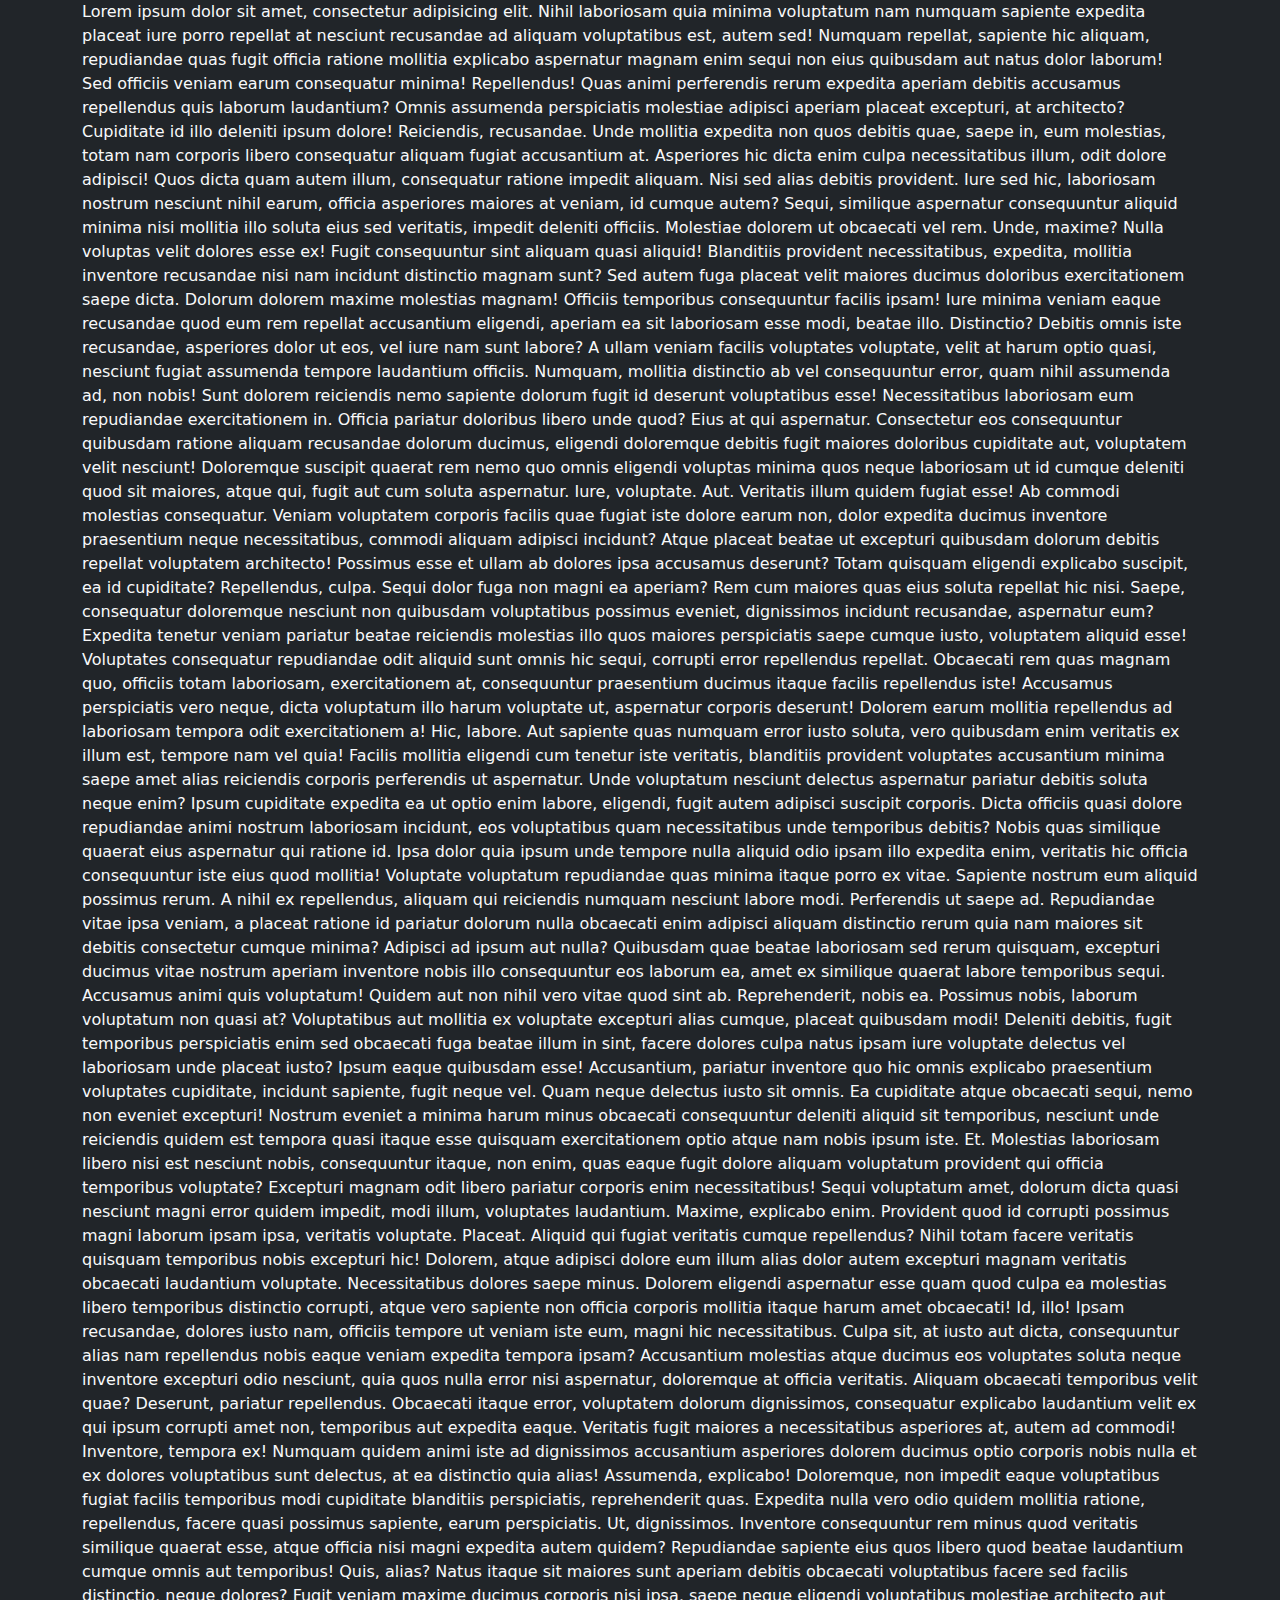
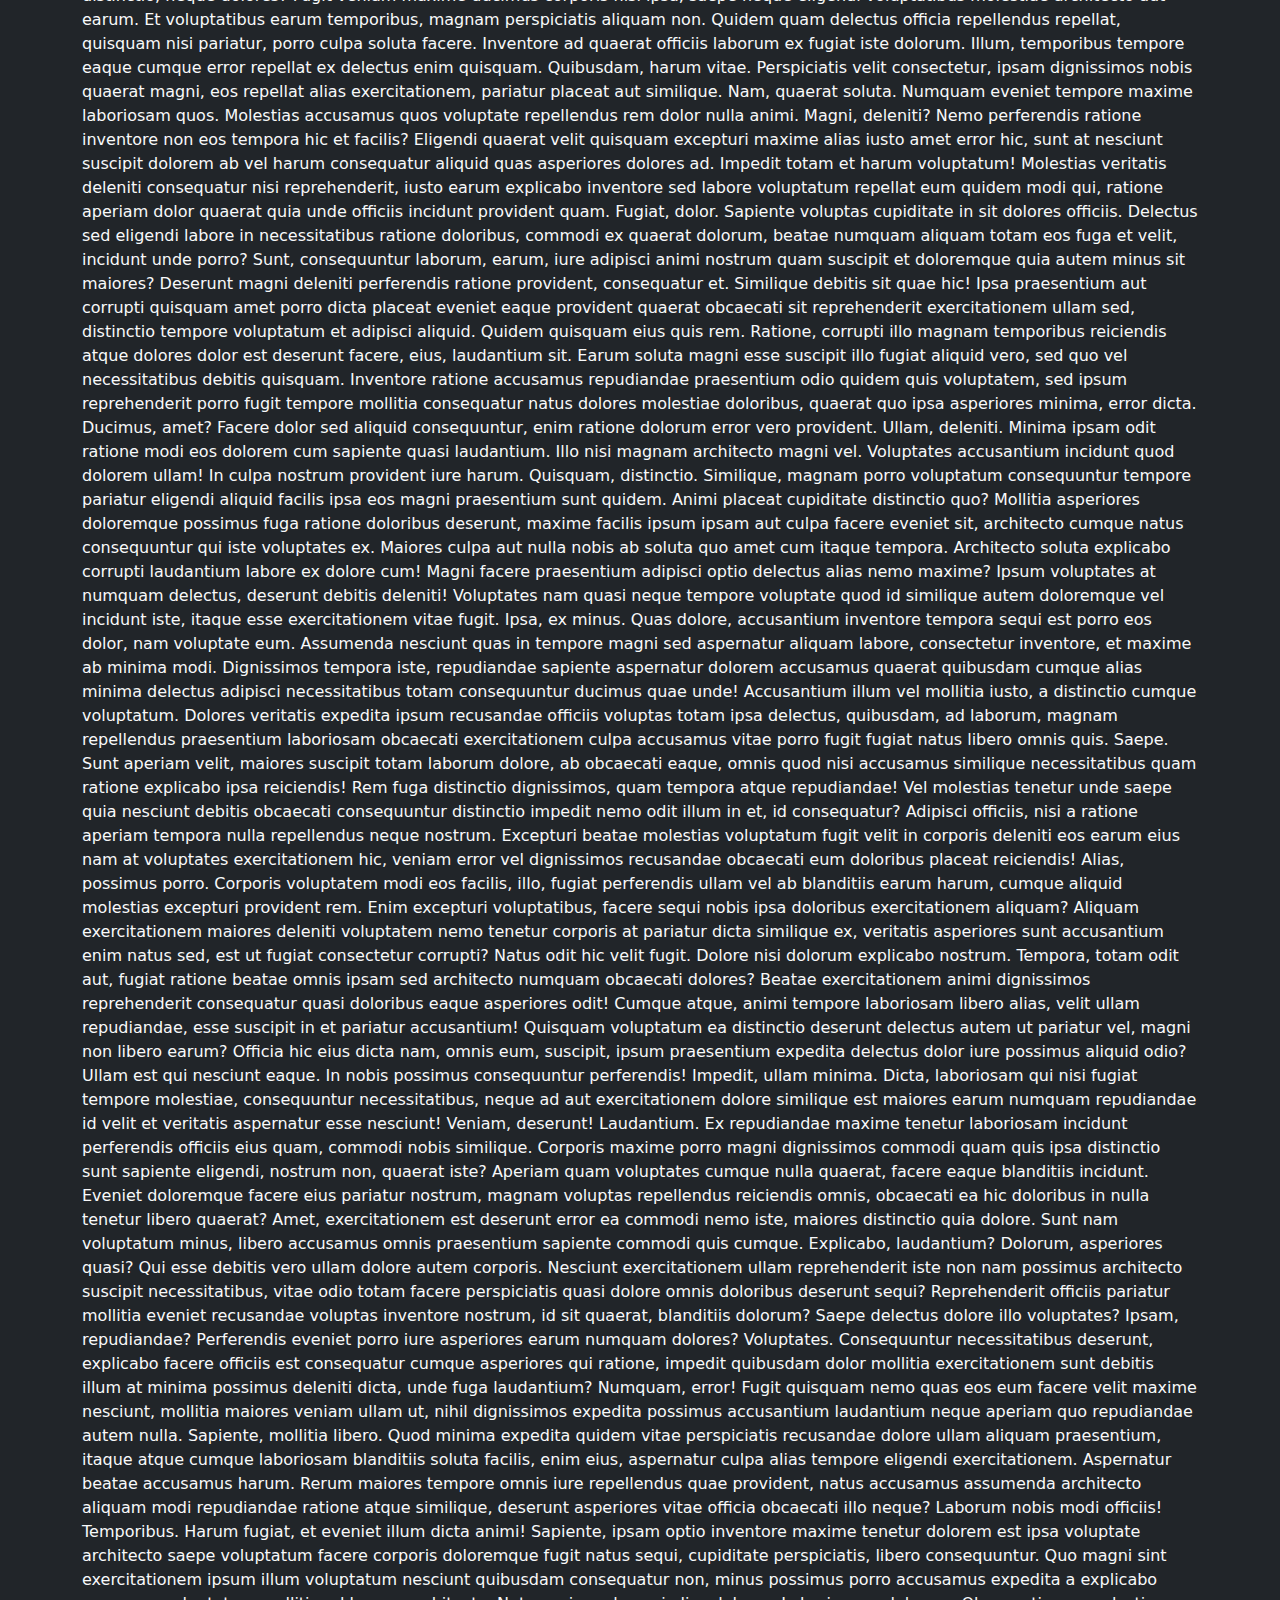
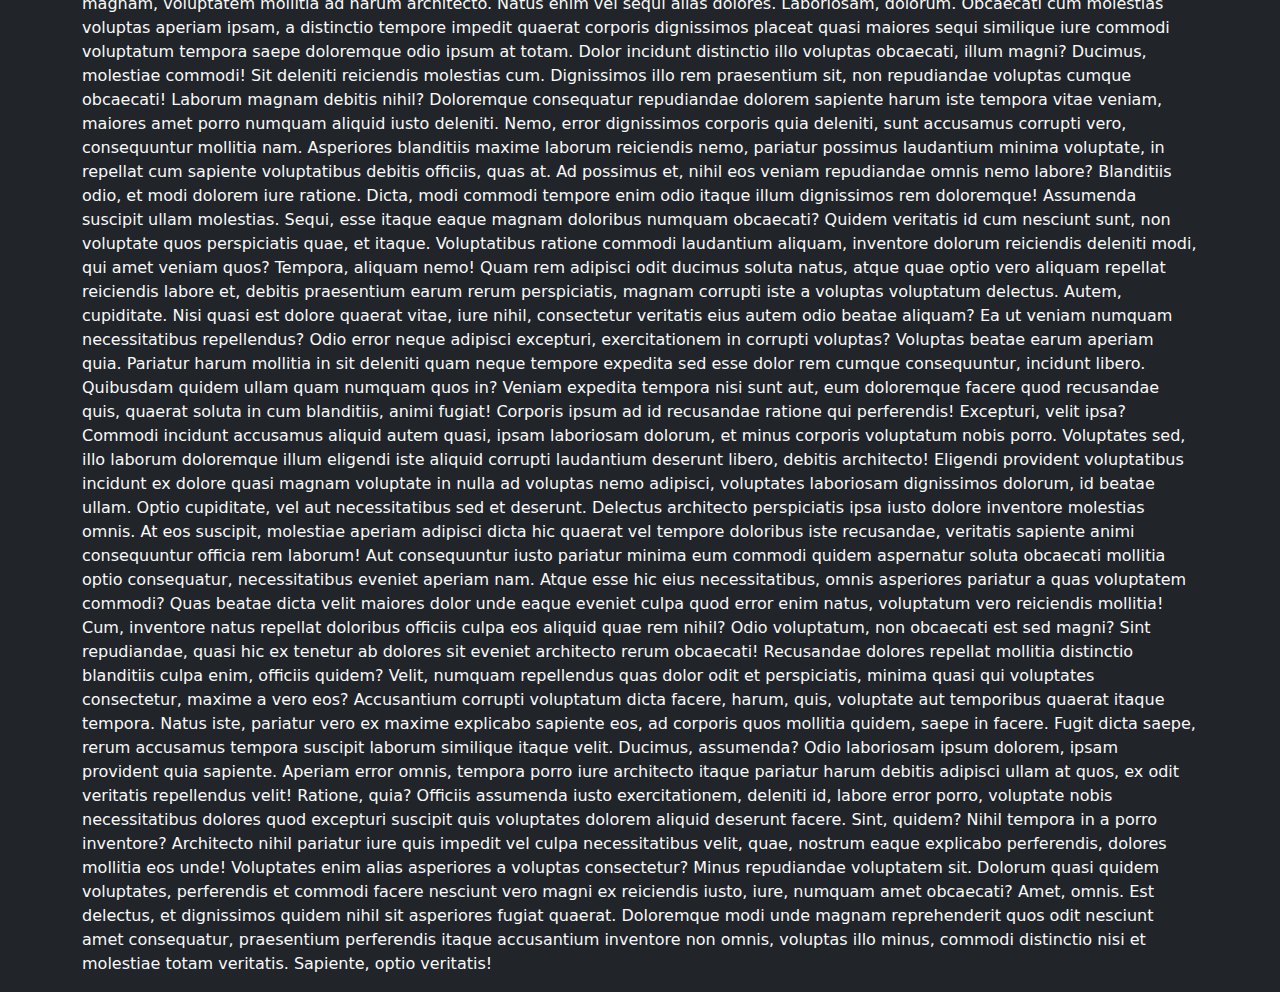
<file: test.html>
<!DOCTYPE html>
<html lang="en">
  <head>
    <meta charset="UTF-8" />
    <meta http-equiv="X-UA-Compatible" content="IE=edge" />
    <meta name="viewport" content="width=device-width, initial-scale=1.0" />
    <title>Document</title>
    <!-- BOOTSTRAP LIBRARY -->
    <link
      rel="stylesheet"
      href="https://cdn.jsdelivr.net/npm/bootstrap@5.3.0-alpha3/dist/css/bootstrap.min.css
    "
    />
    <!-- JS -->
  </head>
  <body class="bg-dark">
    <main class="position-relative">
      <nav class="navbar fixed-bottom bg-body-tertiary d-block d-sm-none">
        <div class="container-fluid d-flex justify-content-between">
          <button type="button" class="btn">
            <svg
              xmlns="http://www.w3.org/2000/svg"
              width="16"
              height="16"
              fill="currentColor"
              class="bi bi-house-fill"
              viewBox="0 0 16 16"
            >
              <path
                d="M8.707 1.5a1 1 0 0 0-1.414 0L.646 8.146a.5.5 0 0 0 .708.708L8 2.207l6.646 6.647a.5.5 0 0 0 .708-.708L13 5.793V2.5a.5.5 0 0 0-.5-.5h-1a.5.5 0 0 0-.5.5v1.293L8.707 1.5Z"
              />
              <path
                d="m8 3.293 6 6V13.5a1.5 1.5 0 0 1-1.5 1.5h-9A1.5 1.5 0 0 1 2 13.5V9.293l6-6Z"
              />
            </svg>
          </button>
          <button type="button" class="btn">
            <svg
              xmlns="http://www.w3.org/2000/svg"
              width="16"
              height="16"
              fill="currentColor"
              class="bi bi-search"
              viewBox="0 0 16 16"
            >
              <path
                d="M11.742 10.344a6.5 6.5 0 1 0-1.397 1.398h-.001c.03.04.062.078.098.115l3.85 3.85a1 1 0 0 0 1.415-1.414l-3.85-3.85a1.007 1.007 0 0 0-.115-.1zM12 6.5a5.5 5.5 0 1 1-11 0 5.5 5.5 0 0 1 11 0z"
              />
            </svg>
          </button>
          <button type="button" class="btn">
            <svg
              xmlns="http://www.w3.org/2000/svg"
              width="16"
              height="16"
              fill="currentColor"
              class="bi bi-bell-fill"
              viewBox="0 0 16 16"
            >
              <path
                d="M8 16a2 2 0 0 0 2-2H6a2 2 0 0 0 2 2zm.995-14.901a1 1 0 1 0-1.99 0A5.002 5.002 0 0 0 3 6c0 1.098-.5 6-2 7h14c-1.5-1-2-5.902-2-7 0-2.42-1.72-4.44-4.005-4.901z"
              />
            </svg>
          </button>
          <button type="button" class="btn">
            <svg
              xmlns="http://www.w3.org/2000/svg"
              width="16"
              height="16"
              fill="currentColor"
              class="bi bi-envelope-fill"
              viewBox="0 0 16 16"
            >
              <path
                d="M.05 3.555A2 2 0 0 1 2 2h12a2 2 0 0 1 1.95 1.555L8 8.414.05 3.555ZM0 4.697v7.104l5.803-3.558L0 4.697ZM6.761 8.83l-6.57 4.027A2 2 0 0 0 2 14h12a2 2 0 0 0 1.808-1.144l-6.57-4.027L8 9.586l-1.239-.757Zm3.436-.586L16 11.801V4.697l-5.803 3.546Z"
              />
            </svg>
          </button>
        </div>
      </nav>
      <section>
        <div class="container">
          <p class="text-light">
            Lorem ipsum dolor sit amet, consectetur adipisicing elit. Nihil
            laboriosam quia minima voluptatum nam numquam sapiente expedita
            placeat iure porro repellat at nesciunt recusandae ad aliquam
            voluptatibus est, autem sed! Numquam repellat, sapiente hic aliquam,
            repudiandae quas fugit officia ratione mollitia explicabo aspernatur
            magnam enim sequi non eius quibusdam aut natus dolor laborum! Sed
            officiis veniam earum consequatur minima! Repellendus! Quas animi
            perferendis rerum expedita aperiam debitis accusamus repellendus
            quis laborum laudantium? Omnis assumenda perspiciatis molestiae
            adipisci aperiam placeat excepturi, at architecto? Cupiditate id
            illo deleniti ipsum dolore! Reiciendis, recusandae. Unde mollitia
            expedita non quos debitis quae, saepe in, eum molestias, totam nam
            corporis libero consequatur aliquam fugiat accusantium at.
            Asperiores hic dicta enim culpa necessitatibus illum, odit dolore
            adipisci! Quos dicta quam autem illum, consequatur ratione impedit
            aliquam. Nisi sed alias debitis provident. Iure sed hic, laboriosam
            nostrum nesciunt nihil earum, officia asperiores maiores at veniam,
            id cumque autem? Sequi, similique aspernatur consequuntur aliquid
            minima nisi mollitia illo soluta eius sed veritatis, impedit
            deleniti officiis. Molestiae dolorem ut obcaecati vel rem. Unde,
            maxime? Nulla voluptas velit dolores esse ex! Fugit consequuntur
            sint aliquam quasi aliquid! Blanditiis provident necessitatibus,
            expedita, mollitia inventore recusandae nisi nam incidunt distinctio
            magnam sunt? Sed autem fuga placeat velit maiores ducimus doloribus
            exercitationem saepe dicta. Dolorum dolorem maxime molestias magnam!
            Officiis temporibus consequuntur facilis ipsam! Iure minima veniam
            eaque recusandae quod eum rem repellat accusantium eligendi, aperiam
            ea sit laboriosam esse modi, beatae illo. Distinctio? Debitis omnis
            iste recusandae, asperiores dolor ut eos, vel iure nam sunt labore?
            A ullam veniam facilis voluptates voluptate, velit at harum optio
            quasi, nesciunt fugiat assumenda tempore laudantium officiis.
            Numquam, mollitia distinctio ab vel consequuntur error, quam nihil
            assumenda ad, non nobis! Sunt dolorem reiciendis nemo sapiente
            dolorum fugit id deserunt voluptatibus esse! Necessitatibus
            laboriosam eum repudiandae exercitationem in. Officia pariatur
            doloribus libero unde quod? Eius at qui aspernatur. Consectetur eos
            consequuntur quibusdam ratione aliquam recusandae dolorum ducimus,
            eligendi doloremque debitis fugit maiores doloribus cupiditate aut,
            voluptatem velit nesciunt! Doloremque suscipit quaerat rem nemo quo
            omnis eligendi voluptas minima quos neque laboriosam ut id cumque
            deleniti quod sit maiores, atque qui, fugit aut cum soluta
            aspernatur. Iure, voluptate. Aut. Veritatis illum quidem fugiat
            esse! Ab commodi molestias consequatur. Veniam voluptatem corporis
            facilis quae fugiat iste dolore earum non, dolor expedita ducimus
            inventore praesentium neque necessitatibus, commodi aliquam adipisci
            incidunt? Atque placeat beatae ut excepturi quibusdam dolorum
            debitis repellat voluptatem architecto! Possimus esse et ullam ab
            dolores ipsa accusamus deserunt? Totam quisquam eligendi explicabo
            suscipit, ea id cupiditate? Repellendus, culpa. Sequi dolor fuga non
            magni ea aperiam? Rem cum maiores quas eius soluta repellat hic
            nisi. Saepe, consequatur doloremque nesciunt non quibusdam
            voluptatibus possimus eveniet, dignissimos incidunt recusandae,
            aspernatur eum? Expedita tenetur veniam pariatur beatae reiciendis
            molestias illo quos maiores perspiciatis saepe cumque iusto,
            voluptatem aliquid esse! Voluptates consequatur repudiandae odit
            aliquid sunt omnis hic sequi, corrupti error repellendus repellat.
            Obcaecati rem quas magnam quo, officiis totam laboriosam,
            exercitationem at, consequuntur praesentium ducimus itaque facilis
            repellendus iste! Accusamus perspiciatis vero neque, dicta
            voluptatum illo harum voluptate ut, aspernatur corporis deserunt!
            Dolorem earum mollitia repellendus ad laboriosam tempora odit
            exercitationem a! Hic, labore. Aut sapiente quas numquam error iusto
            soluta, vero quibusdam enim veritatis ex illum est, tempore nam vel
            quia! Facilis mollitia eligendi cum tenetur iste veritatis,
            blanditiis provident voluptates accusantium minima saepe amet alias
            reiciendis corporis perferendis ut aspernatur. Unde voluptatum
            nesciunt delectus aspernatur pariatur debitis soluta neque enim?
            Ipsum cupiditate expedita ea ut optio enim labore, eligendi, fugit
            autem adipisci suscipit corporis. Dicta officiis quasi dolore
            repudiandae animi nostrum laboriosam incidunt, eos voluptatibus quam
            necessitatibus unde temporibus debitis? Nobis quas similique quaerat
            eius aspernatur qui ratione id. Ipsa dolor quia ipsum unde tempore
            nulla aliquid odio ipsam illo expedita enim, veritatis hic officia
            consequuntur iste eius quod mollitia! Voluptate voluptatum
            repudiandae quas minima itaque porro ex vitae. Sapiente nostrum eum
            aliquid possimus rerum. A nihil ex repellendus, aliquam qui
            reiciendis numquam nesciunt labore modi. Perferendis ut saepe ad.
            Repudiandae vitae ipsa veniam, a placeat ratione id pariatur dolorum
            nulla obcaecati enim adipisci aliquam distinctio rerum quia nam
            maiores sit debitis consectetur cumque minima? Adipisci ad ipsum aut
            nulla? Quibusdam quae beatae laboriosam sed rerum quisquam,
            excepturi ducimus vitae nostrum aperiam inventore nobis illo
            consequuntur eos laborum ea, amet ex similique quaerat labore
            temporibus sequi. Accusamus animi quis voluptatum! Quidem aut non
            nihil vero vitae quod sint ab. Reprehenderit, nobis ea. Possimus
            nobis, laborum voluptatum non quasi at? Voluptatibus aut mollitia ex
            voluptate excepturi alias cumque, placeat quibusdam modi! Deleniti
            debitis, fugit temporibus perspiciatis enim sed obcaecati fuga
            beatae illum in sint, facere dolores culpa natus ipsam iure
            voluptate delectus vel laboriosam unde placeat iusto? Ipsum eaque
            quibusdam esse! Accusantium, pariatur inventore quo hic omnis
            explicabo praesentium voluptates cupiditate, incidunt sapiente,
            fugit neque vel. Quam neque delectus iusto sit omnis. Ea cupiditate
            atque obcaecati sequi, nemo non eveniet excepturi! Nostrum eveniet a
            minima harum minus obcaecati consequuntur deleniti aliquid sit
            temporibus, nesciunt unde reiciendis quidem est tempora quasi itaque
            esse quisquam exercitationem optio atque nam nobis ipsum iste. Et.
            Molestias laboriosam libero nisi est nesciunt nobis, consequuntur
            itaque, non enim, quas eaque fugit dolore aliquam voluptatum
            provident qui officia temporibus voluptate? Excepturi magnam odit
            libero pariatur corporis enim necessitatibus! Sequi voluptatum amet,
            dolorum dicta quasi nesciunt magni error quidem impedit, modi illum,
            voluptates laudantium. Maxime, explicabo enim. Provident quod id
            corrupti possimus magni laborum ipsam ipsa, veritatis voluptate.
            Placeat. Aliquid qui fugiat veritatis cumque repellendus? Nihil
            totam facere veritatis quisquam temporibus nobis excepturi hic!
            Dolorem, atque adipisci dolore eum illum alias dolor autem excepturi
            magnam veritatis obcaecati laudantium voluptate. Necessitatibus
            dolores saepe minus. Dolorem eligendi aspernatur esse quam quod
            culpa ea molestias libero temporibus distinctio corrupti, atque vero
            sapiente non officia corporis mollitia itaque harum amet obcaecati!
            Id, illo! Ipsam recusandae, dolores iusto nam, officiis tempore ut
            veniam iste eum, magni hic necessitatibus. Culpa sit, at iusto aut
            dicta, consequuntur alias nam repellendus nobis eaque veniam
            expedita tempora ipsam? Accusantium molestias atque ducimus eos
            voluptates soluta neque inventore excepturi odio nesciunt, quia quos
            nulla error nisi aspernatur, doloremque at officia veritatis.
            Aliquam obcaecati temporibus velit quae? Deserunt, pariatur
            repellendus. Obcaecati itaque error, voluptatem dolorum dignissimos,
            consequatur explicabo laudantium velit ex qui ipsum corrupti amet
            non, temporibus aut expedita eaque. Veritatis fugit maiores a
            necessitatibus asperiores at, autem ad commodi! Inventore, tempora
            ex! Numquam quidem animi iste ad dignissimos accusantium asperiores
            dolorem ducimus optio corporis nobis nulla et ex dolores
            voluptatibus sunt delectus, at ea distinctio quia alias! Assumenda,
            explicabo! Doloremque, non impedit eaque voluptatibus fugiat facilis
            temporibus modi cupiditate blanditiis perspiciatis, reprehenderit
            quas. Expedita nulla vero odio quidem mollitia ratione, repellendus,
            facere quasi possimus sapiente, earum perspiciatis. Ut, dignissimos.
            Inventore consequuntur rem minus quod veritatis similique quaerat
            esse, atque officia nisi magni expedita autem quidem? Repudiandae
            sapiente eius quos libero quod beatae laudantium cumque omnis aut
            temporibus! Quis, alias? Natus itaque sit maiores sunt aperiam
            debitis obcaecati voluptatibus facere sed facilis distinctio, neque
            dolores? Fugit veniam maxime ducimus corporis nisi ipsa, saepe neque
            eligendi voluptatibus molestiae architecto aut earum. Et
            voluptatibus earum temporibus, magnam perspiciatis aliquam non.
            Quidem quam delectus officia repellendus repellat, quisquam nisi
            pariatur, porro culpa soluta facere. Inventore ad quaerat officiis
            laborum ex fugiat iste dolorum. Illum, temporibus tempore eaque
            cumque error repellat ex delectus enim quisquam. Quibusdam, harum
            vitae. Perspiciatis velit consectetur, ipsam dignissimos nobis
            quaerat magni, eos repellat alias exercitationem, pariatur placeat
            aut similique. Nam, quaerat soluta. Numquam eveniet tempore maxime
            laboriosam quos. Molestias accusamus quos voluptate repellendus rem
            dolor nulla animi. Magni, deleniti? Nemo perferendis ratione
            inventore non eos tempora hic et facilis? Eligendi quaerat velit
            quisquam excepturi maxime alias iusto amet error hic, sunt at
            nesciunt suscipit dolorem ab vel harum consequatur aliquid quas
            asperiores dolores ad. Impedit totam et harum voluptatum! Molestias
            veritatis deleniti consequatur nisi reprehenderit, iusto earum
            explicabo inventore sed labore voluptatum repellat eum quidem modi
            qui, ratione aperiam dolor quaerat quia unde officiis incidunt
            provident quam. Fugiat, dolor. Sapiente voluptas cupiditate in sit
            dolores officiis. Delectus sed eligendi labore in necessitatibus
            ratione doloribus, commodi ex quaerat dolorum, beatae numquam
            aliquam totam eos fuga et velit, incidunt unde porro? Sunt,
            consequuntur laborum, earum, iure adipisci animi nostrum quam
            suscipit et doloremque quia autem minus sit maiores? Deserunt magni
            deleniti perferendis ratione provident, consequatur et. Similique
            debitis sit quae hic! Ipsa praesentium aut corrupti quisquam amet
            porro dicta placeat eveniet eaque provident quaerat obcaecati sit
            reprehenderit exercitationem ullam sed, distinctio tempore
            voluptatum et adipisci aliquid. Quidem quisquam eius quis rem.
            Ratione, corrupti illo magnam temporibus reiciendis atque dolores
            dolor est deserunt facere, eius, laudantium sit. Earum soluta magni
            esse suscipit illo fugiat aliquid vero, sed quo vel necessitatibus
            debitis quisquam. Inventore ratione accusamus repudiandae
            praesentium odio quidem quis voluptatem, sed ipsum reprehenderit
            porro fugit tempore mollitia consequatur natus dolores molestiae
            doloribus, quaerat quo ipsa asperiores minima, error dicta. Ducimus,
            amet? Facere dolor sed aliquid consequuntur, enim ratione dolorum
            error vero provident. Ullam, deleniti. Minima ipsam odit ratione
            modi eos dolorem cum sapiente quasi laudantium. Illo nisi magnam
            architecto magni vel. Voluptates accusantium incidunt quod dolorem
            ullam! In culpa nostrum provident iure harum. Quisquam, distinctio.
            Similique, magnam porro voluptatum consequuntur tempore pariatur
            eligendi aliquid facilis ipsa eos magni praesentium sunt quidem.
            Animi placeat cupiditate distinctio quo? Mollitia asperiores
            doloremque possimus fuga ratione doloribus deserunt, maxime facilis
            ipsum ipsam aut culpa facere eveniet sit, architecto cumque natus
            consequuntur qui iste voluptates ex. Maiores culpa aut nulla nobis
            ab soluta quo amet cum itaque tempora. Architecto soluta explicabo
            corrupti laudantium labore ex dolore cum! Magni facere praesentium
            adipisci optio delectus alias nemo maxime? Ipsum voluptates at
            numquam delectus, deserunt debitis deleniti! Voluptates nam quasi
            neque tempore voluptate quod id similique autem doloremque vel
            incidunt iste, itaque esse exercitationem vitae fugit. Ipsa, ex
            minus. Quas dolore, accusantium inventore tempora sequi est porro
            eos dolor, nam voluptate eum. Assumenda nesciunt quas in tempore
            magni sed aspernatur aliquam labore, consectetur inventore, et
            maxime ab minima modi. Dignissimos tempora iste, repudiandae
            sapiente aspernatur dolorem accusamus quaerat quibusdam cumque alias
            minima delectus adipisci necessitatibus totam consequuntur ducimus
            quae unde! Accusantium illum vel mollitia iusto, a distinctio cumque
            voluptatum. Dolores veritatis expedita ipsum recusandae officiis
            voluptas totam ipsa delectus, quibusdam, ad laborum, magnam
            repellendus praesentium laboriosam obcaecati exercitationem culpa
            accusamus vitae porro fugit fugiat natus libero omnis quis. Saepe.
            Sunt aperiam velit, maiores suscipit totam laborum dolore, ab
            obcaecati eaque, omnis quod nisi accusamus similique necessitatibus
            quam ratione explicabo ipsa reiciendis! Rem fuga distinctio
            dignissimos, quam tempora atque repudiandae! Vel molestias tenetur
            unde saepe quia nesciunt debitis obcaecati consequuntur distinctio
            impedit nemo odit illum in et, id consequatur? Adipisci officiis,
            nisi a ratione aperiam tempora nulla repellendus neque nostrum.
            Excepturi beatae molestias voluptatum fugit velit in corporis
            deleniti eos earum eius nam at voluptates exercitationem hic, veniam
            error vel dignissimos recusandae obcaecati eum doloribus placeat
            reiciendis! Alias, possimus porro. Corporis voluptatem modi eos
            facilis, illo, fugiat perferendis ullam vel ab blanditiis earum
            harum, cumque aliquid molestias excepturi provident rem. Enim
            excepturi voluptatibus, facere sequi nobis ipsa doloribus
            exercitationem aliquam? Aliquam exercitationem maiores deleniti
            voluptatem nemo tenetur corporis at pariatur dicta similique ex,
            veritatis asperiores sunt accusantium enim natus sed, est ut fugiat
            consectetur corrupti? Natus odit hic velit fugit. Dolore nisi
            dolorum explicabo nostrum. Tempora, totam odit aut, fugiat ratione
            beatae omnis ipsam sed architecto numquam obcaecati dolores? Beatae
            exercitationem animi dignissimos reprehenderit consequatur quasi
            doloribus eaque asperiores odit! Cumque atque, animi tempore
            laboriosam libero alias, velit ullam repudiandae, esse suscipit in
            et pariatur accusantium! Quisquam voluptatum ea distinctio deserunt
            delectus autem ut pariatur vel, magni non libero earum? Officia hic
            eius dicta nam, omnis eum, suscipit, ipsum praesentium expedita
            delectus dolor iure possimus aliquid odio? Ullam est qui nesciunt
            eaque. In nobis possimus consequuntur perferendis! Impedit, ullam
            minima. Dicta, laboriosam qui nisi fugiat tempore molestiae,
            consequuntur necessitatibus, neque ad aut exercitationem dolore
            similique est maiores earum numquam repudiandae id velit et
            veritatis aspernatur esse nesciunt! Veniam, deserunt! Laudantium. Ex
            repudiandae maxime tenetur laboriosam incidunt perferendis officiis
            eius quam, commodi nobis similique. Corporis maxime porro magni
            dignissimos commodi quam quis ipsa distinctio sunt sapiente
            eligendi, nostrum non, quaerat iste? Aperiam quam voluptates cumque
            nulla quaerat, facere eaque blanditiis incidunt. Eveniet doloremque
            facere eius pariatur nostrum, magnam voluptas repellendus reiciendis
            omnis, obcaecati ea hic doloribus in nulla tenetur libero quaerat?
            Amet, exercitationem est deserunt error ea commodi nemo iste,
            maiores distinctio quia dolore. Sunt nam voluptatum minus, libero
            accusamus omnis praesentium sapiente commodi quis cumque. Explicabo,
            laudantium? Dolorum, asperiores quasi? Qui esse debitis vero ullam
            dolore autem corporis. Nesciunt exercitationem ullam reprehenderit
            iste non nam possimus architecto suscipit necessitatibus, vitae odio
            totam facere perspiciatis quasi dolore omnis doloribus deserunt
            sequi? Reprehenderit officiis pariatur mollitia eveniet recusandae
            voluptas inventore nostrum, id sit quaerat, blanditiis dolorum?
            Saepe delectus dolore illo voluptates? Ipsam, repudiandae?
            Perferendis eveniet porro iure asperiores earum numquam dolores?
            Voluptates. Consequuntur necessitatibus deserunt, explicabo facere
            officiis est consequatur cumque asperiores qui ratione, impedit
            quibusdam dolor mollitia exercitationem sunt debitis illum at minima
            possimus deleniti dicta, unde fuga laudantium? Numquam, error! Fugit
            quisquam nemo quas eos eum facere velit maxime nesciunt, mollitia
            maiores veniam ullam ut, nihil dignissimos expedita possimus
            accusantium laudantium neque aperiam quo repudiandae autem nulla.
            Sapiente, mollitia libero. Quod minima expedita quidem vitae
            perspiciatis recusandae dolore ullam aliquam praesentium, itaque
            atque cumque laboriosam blanditiis soluta facilis, enim eius,
            aspernatur culpa alias tempore eligendi exercitationem. Aspernatur
            beatae accusamus harum. Rerum maiores tempore omnis iure repellendus
            quae provident, natus accusamus assumenda architecto aliquam modi
            repudiandae ratione atque similique, deserunt asperiores vitae
            officia obcaecati illo neque? Laborum nobis modi officiis!
            Temporibus. Harum fugiat, et eveniet illum dicta animi! Sapiente,
            ipsam optio inventore maxime tenetur dolorem est ipsa voluptate
            architecto saepe voluptatum facere corporis doloremque fugit natus
            sequi, cupiditate perspiciatis, libero consequuntur. Quo magni sint
            exercitationem ipsum illum voluptatum nesciunt quibusdam consequatur
            non, minus possimus porro accusamus expedita a explicabo magnam,
            voluptatem mollitia ad harum architecto. Natus enim vel sequi alias
            dolores. Laboriosam, dolorum. Obcaecati cum molestias voluptas
            aperiam ipsam, a distinctio tempore impedit quaerat corporis
            dignissimos placeat quasi maiores sequi similique iure commodi
            voluptatum tempora saepe doloremque odio ipsum at totam. Dolor
            incidunt distinctio illo voluptas obcaecati, illum magni? Ducimus,
            molestiae commodi! Sit deleniti reiciendis molestias cum.
            Dignissimos illo rem praesentium sit, non repudiandae voluptas
            cumque obcaecati! Laborum magnam debitis nihil? Doloremque
            consequatur repudiandae dolorem sapiente harum iste tempora vitae
            veniam, maiores amet porro numquam aliquid iusto deleniti. Nemo,
            error dignissimos corporis quia deleniti, sunt accusamus corrupti
            vero, consequuntur mollitia nam. Asperiores blanditiis maxime
            laborum reiciendis nemo, pariatur possimus laudantium minima
            voluptate, in repellat cum sapiente voluptatibus debitis officiis,
            quas at. Ad possimus et, nihil eos veniam repudiandae omnis nemo
            labore? Blanditiis odio, et modi dolorem iure ratione. Dicta, modi
            commodi tempore enim odio itaque illum dignissimos rem doloremque!
            Assumenda suscipit ullam molestias. Sequi, esse itaque eaque magnam
            doloribus numquam obcaecati? Quidem veritatis id cum nesciunt sunt,
            non voluptate quos perspiciatis quae, et itaque. Voluptatibus
            ratione commodi laudantium aliquam, inventore dolorum reiciendis
            deleniti modi, qui amet veniam quos? Tempora, aliquam nemo! Quam rem
            adipisci odit ducimus soluta natus, atque quae optio vero aliquam
            repellat reiciendis labore et, debitis praesentium earum rerum
            perspiciatis, magnam corrupti iste a voluptas voluptatum delectus.
            Autem, cupiditate. Nisi quasi est dolore quaerat vitae, iure nihil,
            consectetur veritatis eius autem odio beatae aliquam? Ea ut veniam
            numquam necessitatibus repellendus? Odio error neque adipisci
            excepturi, exercitationem in corrupti voluptas? Voluptas beatae
            earum aperiam quia. Pariatur harum mollitia in sit deleniti quam
            neque tempore expedita sed esse dolor rem cumque consequuntur,
            incidunt libero. Quibusdam quidem ullam quam numquam quos in? Veniam
            expedita tempora nisi sunt aut, eum doloremque facere quod
            recusandae quis, quaerat soluta in cum blanditiis, animi fugiat!
            Corporis ipsum ad id recusandae ratione qui perferendis! Excepturi,
            velit ipsa? Commodi incidunt accusamus aliquid autem quasi, ipsam
            laboriosam dolorum, et minus corporis voluptatum nobis porro.
            Voluptates sed, illo laborum doloremque illum eligendi iste aliquid
            corrupti laudantium deserunt libero, debitis architecto! Eligendi
            provident voluptatibus incidunt ex dolore quasi magnam voluptate in
            nulla ad voluptas nemo adipisci, voluptates laboriosam dignissimos
            dolorum, id beatae ullam. Optio cupiditate, vel aut necessitatibus
            sed et deserunt. Delectus architecto perspiciatis ipsa iusto dolore
            inventore molestias omnis. At eos suscipit, molestiae aperiam
            adipisci dicta hic quaerat vel tempore doloribus iste recusandae,
            veritatis sapiente animi consequuntur officia rem laborum! Aut
            consequuntur iusto pariatur minima eum commodi quidem aspernatur
            soluta obcaecati mollitia optio consequatur, necessitatibus eveniet
            aperiam nam. Atque esse hic eius necessitatibus, omnis asperiores
            pariatur a quas voluptatem commodi? Quas beatae dicta velit maiores
            dolor unde eaque eveniet culpa quod error enim natus, voluptatum
            vero reiciendis mollitia! Cum, inventore natus repellat doloribus
            officiis culpa eos aliquid quae rem nihil? Odio voluptatum, non
            obcaecati est sed magni? Sint repudiandae, quasi hic ex tenetur ab
            dolores sit eveniet architecto rerum obcaecati! Recusandae dolores
            repellat mollitia distinctio blanditiis culpa enim, officiis quidem?
            Velit, numquam repellendus quas dolor odit et perspiciatis, minima
            quasi qui voluptates consectetur, maxime a vero eos? Accusantium
            corrupti voluptatum dicta facere, harum, quis, voluptate aut
            temporibus quaerat itaque tempora. Natus iste, pariatur vero ex
            maxime explicabo sapiente eos, ad corporis quos mollitia quidem,
            saepe in facere. Fugit dicta saepe, rerum accusamus tempora suscipit
            laborum similique itaque velit. Ducimus, assumenda? Odio laboriosam
            ipsum dolorem, ipsam provident quia sapiente. Aperiam error omnis,
            tempora porro iure architecto itaque pariatur harum debitis adipisci
            ullam at quos, ex odit veritatis repellendus velit! Ratione, quia?
            Officiis assumenda iusto exercitationem, deleniti id, labore error
            porro, voluptate nobis necessitatibus dolores quod excepturi
            suscipit quis voluptates dolorem aliquid deserunt facere. Sint,
            quidem? Nihil tempora in a porro inventore? Architecto nihil
            pariatur iure quis impedit vel culpa necessitatibus velit, quae,
            nostrum eaque explicabo perferendis, dolores mollitia eos unde!
            Voluptates enim alias asperiores a voluptas consectetur? Minus
            repudiandae voluptatem sit. Dolorum quasi quidem voluptates,
            perferendis et commodi facere nesciunt vero magni ex reiciendis
            iusto, iure, numquam amet obcaecati? Amet, omnis. Est delectus, et
            dignissimos quidem nihil sit asperiores fugiat quaerat. Doloremque
            modi unde magnam reprehenderit quos odit nesciunt amet consequatur,
            praesentium perferendis itaque accusantium inventore non omnis,
            voluptas illo minus, commodi distinctio nisi et molestiae totam
            veritatis. Sapiente, optio veritatis!
          </p>
        </div>
      </section>
    </main>

    <script
      src="https://cdn.jsdelivr.net/npm/@popperjs/core@2.11.7/dist/umd/popper.min.js"
      integrity="sha384-zYPOMqeu1DAVkHiLqWBUTcbYfZ8osu1Nd6Z89ify25QV9guujx43ITvfi12/QExE"
      crossorigin="anonymous"
    ></script>
    <script
      src="https://cdn.jsdelivr.net/npm/bootstrap@5.3.0-alpha3/dist/js/bootstrap.min.js"
      integrity="sha384-Y4oOpwW3duJdCWv5ly8SCFYWqFDsfob/3GkgExXKV4idmbt98QcxXYs9UoXAB7BZ"
      crossorigin="anonymous"
    ></script>
    <!-- ENABLE POPOVERS -->
    <script>
      const popoverTriggerList = document.querySelectorAll(
        '[data-bs-toggle="popover"]'
      );
      const popoverList = [...popoverTriggerList].map(
        (popoverTriggerEl) => new bootstrap.Popover(popoverTriggerEl)
      );
    </script>

    <script src="main.js"></script>

    <!-- 
    <script type="text/javascript">
      $(document).ready(function () {
        $("body").bind("cut copy paste", function (e) {
          e.preventDefault();
        });
        $("body").on("contextmenu", function (e) {
          return false;
        });
      });
    </script> -->
  </body>
</html>
</file>
<file: style.css>
.selector-for-some-widget {
  box-sizing: content-box;
}

body {
  background-color: #f0f2f5;
}

.navbar,
.bg-primary {
  background-color: #ffffff !important;
}

.form-control {
  border-radius: 20px;
}

.btn-secondary {
  background-color: #e4e6eb;
}

.btn {
  font-size: 14px !important;
  font-weight: 600;
  color: #65676b;
}

.btn:hover {
  background-color: #d3d4d6;
}

.me-5 {
  margin-right: 4.6rem !important;
}

/* FOR BUTTONS - GENERIC */
.px-md-3 {
  padding-right: 16px !important;
  padding-left: 16px !important;
}

.bg-info {
  background-color: #ffffff !important;
}

.px-2 {
  padding-right: 42px !important;
  padding-left: 42px !important;
}

.col-lg-3 {
  width: 29%;
}

.px-3 {
  padding-right: 43px !important;
  padding-left: 43px !important;
}

.px-4 {
  padding-right: 62px !important;
  padding-left: 62px !important;
}

.py-1 {
  padding-top: 2px !important;
  padding-bottom: 2px !important;
}

.px-sm-2 {
  padding-right: 14px !important;
  padding-left: 14px !important;
}

.py-2 {
  padding-top: 15px !important;
  padding-bottom: 15px !important;
}

.container {
  width: 670px;
  margin: 0 auto;
}

.bg-dark {
  background-color: #65676b !important;
}

/* BORDER BOTTOM CUSTOMIZE - SECTION (MAIN HERO) */
.border-secondary {
  border-bottom: 1px solid #65676b67 !important;
}

.card {
  display: flex !important;
}

.card {
  width: 112px;
  height: 194px;
}

.card-body {
  font-size: 12px;
}

.card-title {
  font-size: 12px !important;
  font-family: sans-serif;
  color: #fff;
  font-weight: 600;
}

.card-text {
  font-weight: 600;
}

.col-3 {
  width: auto;
}

.shadow-sm {
  box-shadow: 0 8px 8px -4px rgba(118, 125, 128, 0.651) !important;
}

.bi-arrow-right-short:hover {
  cursor: pointer;
}

/* SECTION 2 */

/* .btn-check */
.pb-3 {
  padding-bottom: 12px !important;
}

.fs-4 {
  font-size: 12px !important;
  font-weight: lighter !important;
}

.bi:hover {
  cursor: pointer;
}

/* PAG E HOVER ANG COMPONENT SHOWS DETAIL */
/* REFERENCE - STACKOVERFLOW */
a[title]:hover {
  content: attr(title);
}

[data-title]:hover:after {
  opacity: 1;
  transition: all 0.1s ease 0.5s;
  visibility: visible;
}
[data-title]:after {
  content: attr(data-title);
  background-color: #3a3a3a;
  color: #fff;
  font-size: 14px;
  position: absolute;
  padding: 1px 5px 2px 5px;
  bottom: -2em;
  right: 20%;
  white-space: nowrap;
  box-shadow: 1px 1px 3px #222222;
  opacity: 0;
  border-radius: 5px;
}
[data-title] {
  position: relative;
}

/* GENERIC - COMMENT (like, reply)*/

.fs-6 {
  font-size: 12px !important;
}

.fs-6 p:first-child:hover {
  text-decoration: underline;
  cursor: pointer;
}

.fs-6 p:nth-child(2):hover {
  text-decoration: underline;
  cursor: pointer;
}

/* GENERIC - POST DESCRIPTION TEXT */

.fs-5 {
  font-size: 14px !important;
}

/* ASIDE [LEFT SIDEBAR] ==============GENERIC BUTTONS=============== */

.px-5 {
  padding-right: 6rem !important;
  padding-left: 1rem !important;
}
/* SEE MORE BUTTON */

aside .py-1:nth-child(7) {
  padding-top: 1rem !important;
  padding-bottom: 1rem !important;
}

.col-lg-4 {
  flex: 0 0 auto;
  width: 35.5%;
}

/* FONT SIZE OF P ELEMENT ON EVERY BUTTON IN LEFT SIDEBAR */

.fs-3 {
  font-size: 17px !important;
}

/* GENERIC FOOTER FONT SIZE */
.fs-1 {
  font-size: 12px !important;
}

/* GENERIC MARGIN LEFT (Facebook icon, nested commentator, footer) */

.ms-4 {
  margin-left: 2.3rem !important;
}

/* Your shortcut and Sponsored (font size) */

.display-6 {
  font-size: 16px !important;
}

.w-25 {
  width: 57% !important;
}

/* RIGHT, LEFT SIDE BAR AND MAIN SCROLLABLE */
.callout-scroll {
  max-height: 900px;
  overflow-y: scroll;
  overflow-x: hidden;
}

.card:hover {
  cursor: pointer;
}

/* GENERIC ACTIVE STATUS  */

.start-100 {
  left: 87% !important;
}

.top-100 {
  top: 82% !important;
}

/* .start-50 {
  left: 74% !important;
} */

.p-5 {
  padding: 4.5px !important;
}

/* DROPDOWN MESSENGER */

.callout-width {
  width: 25em;
}

.bg-warning {
  background-color: #e7f3ff !important;
}

.display-2 {
  font-size: 24px !important;
}

.text-info {
  color: #0d6dfdc4 !important;
}

.display-3 {
  font-size: 14px !important;
  font-weight: 600;
}
</file>
